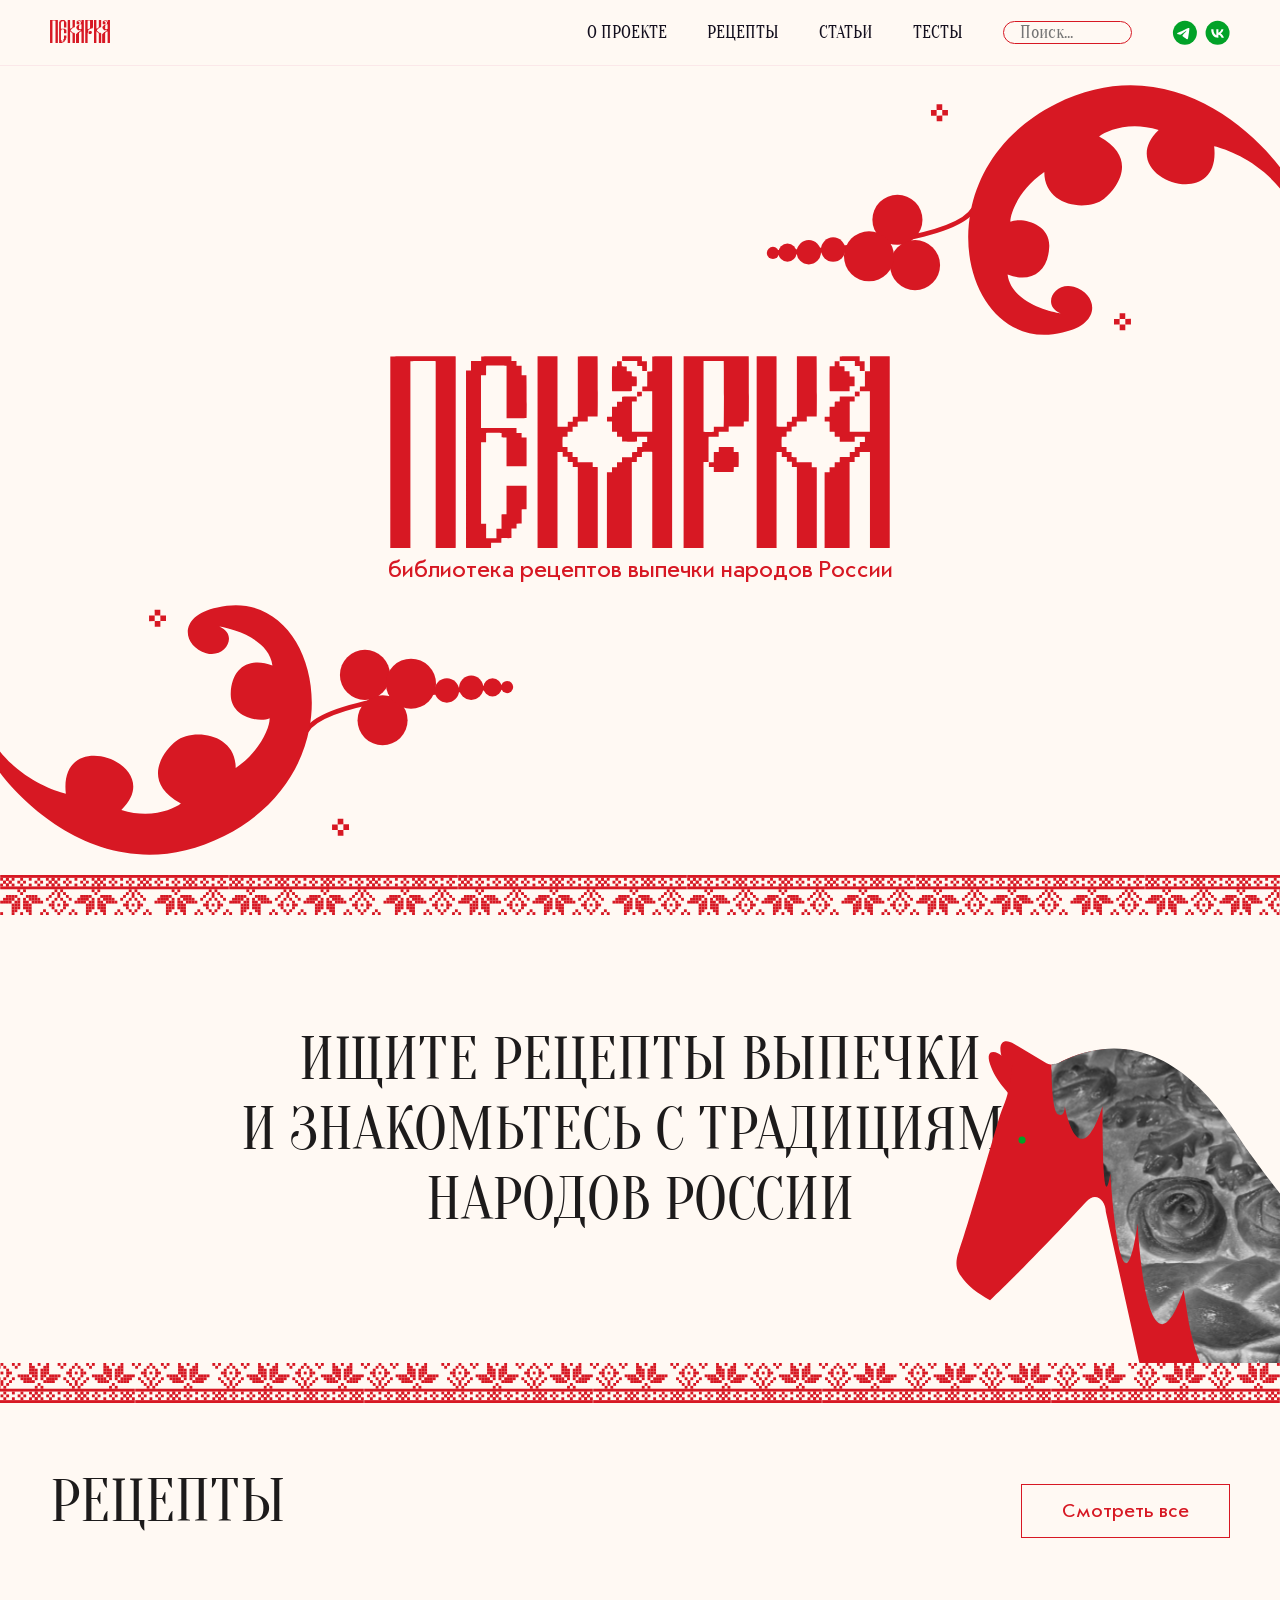
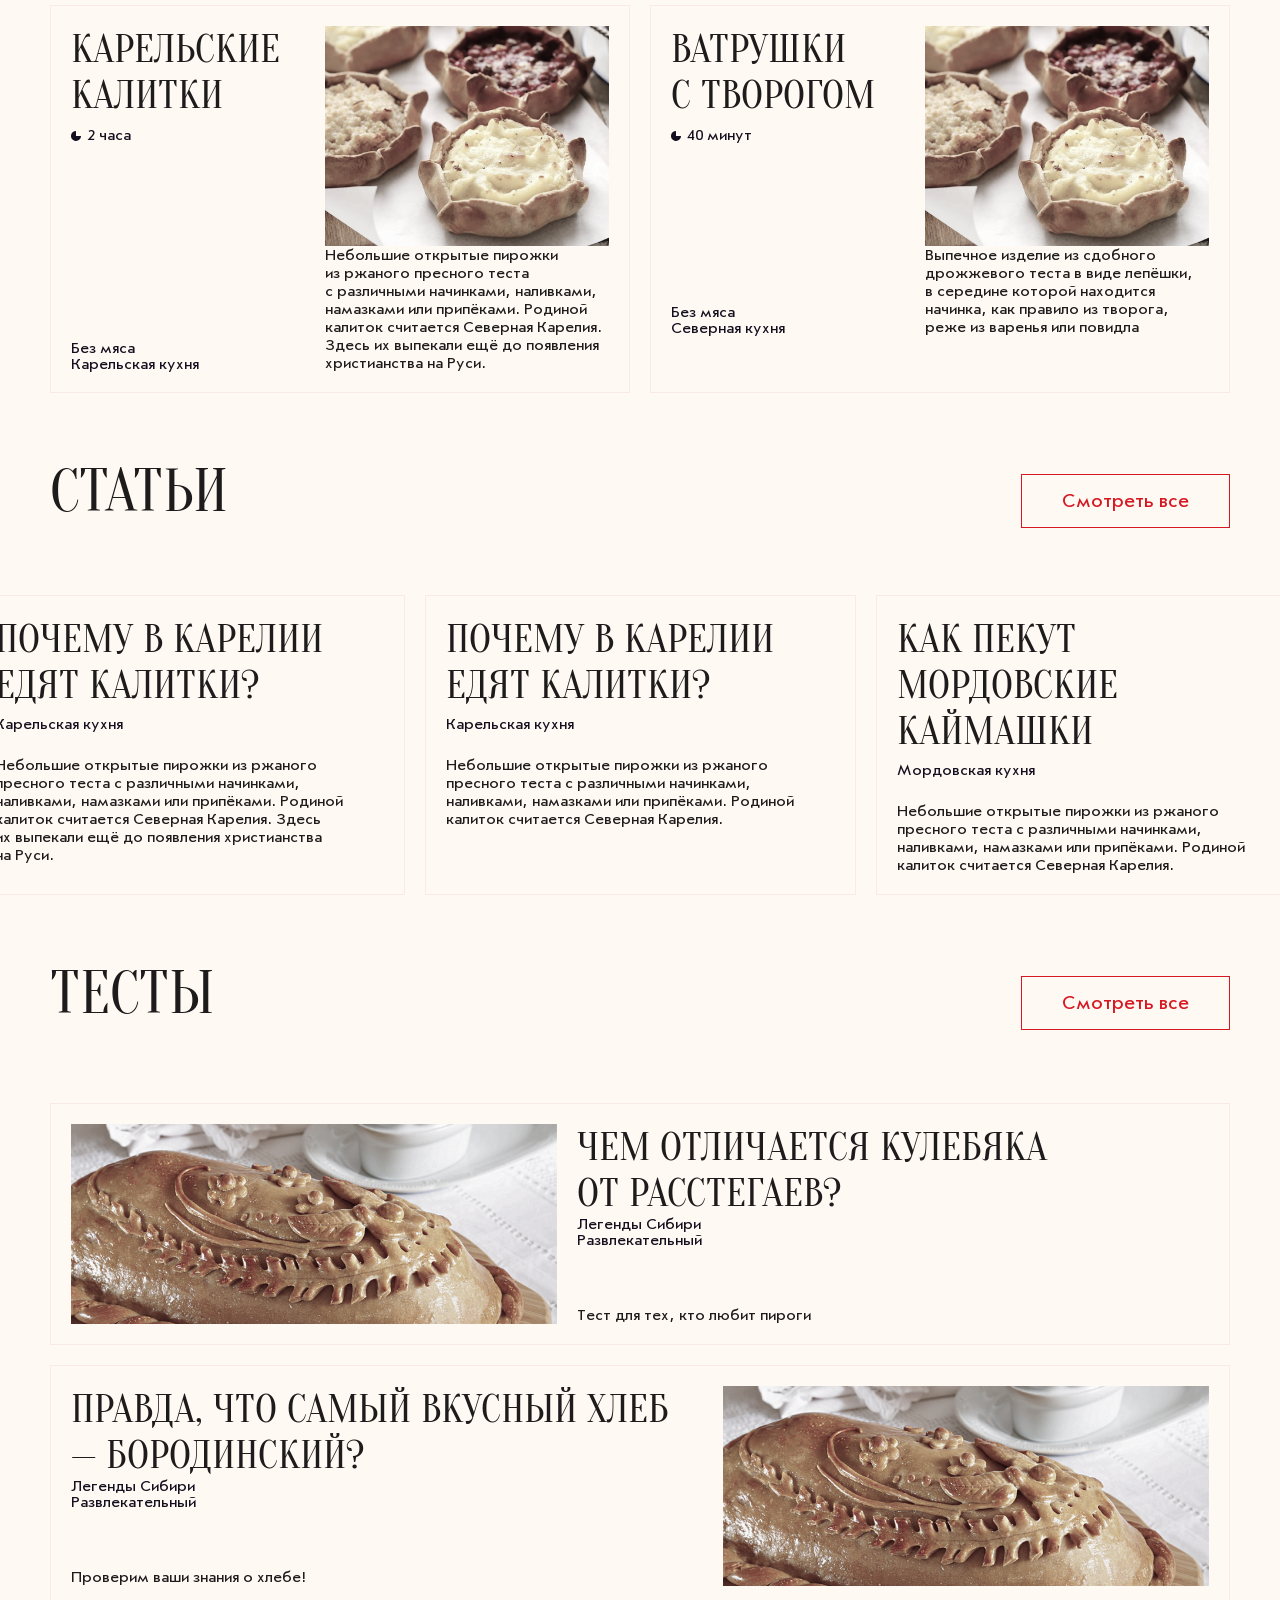
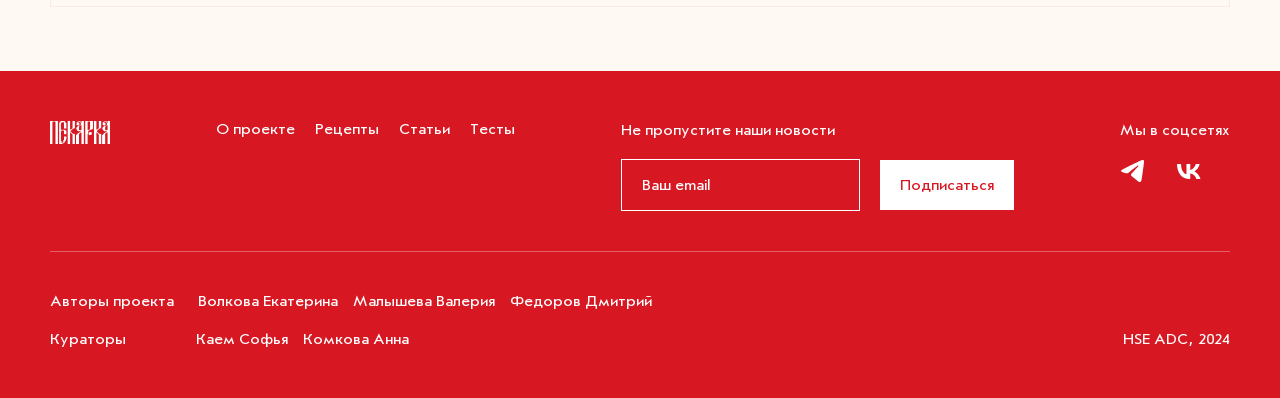
<file: docs/index.html>
<!doctype html><html lang="ru"><head><meta charset="UTF-8"/><meta name="viewport" content="width=device-width,initial-scale=1"/><meta property="og:title" content="Пекарка"/><meta property="og:description" content="Библиотека рецептов выпечки народов России"/><meta property="og:image" content="https://raw.githubusercontent.com/HSEADC/Kuzovok/refs/heads/mifikaji/src/images/meta_img.png"/><meta property="og:type" content="website"/><meta property="og:url" content="https://hseadc.github.io/Kuzovok/"/><meta property="twitter:card" content="summary_large_image"/><meta property="twitter:url" content="https://hseadc.github.io/Kuzovok/"/><meta property="twitter:title" content="Пекарка"/><meta property="twitter:description" content="Библиотека рецептов выпечки народов России"/><meta property="twitter:image" content="https://raw.githubusercontent.com/HSEADC/Kuzovok/refs/heads/mifikaji/src/images/meta_img.png"/><title>Пекарка</title><link rel="icon" type="image/x-icon" href="4a6ae3d791d121ffd758.ico"/><script defer="defer" src="index.418462b433e9b6180a39.js"></script><link href="index.456ad24e8e729c92b912.css" rel="stylesheet"></head><body><header><a href="https://hseadc.github.io/Kuzovok/"><div class="logo"></div></a><nav class="header_menu"><a class="menu_text" href="about.html">О проекте</a> <a class="menu_text" href="recipes.html">Рецепты</a> <a class="menu_text" href="articles.html">Статьи</a> <a class="menu_text" href="quizzes.html">Тесты</a><form action="https://hseadc.github.io/Kuzovok/"><input placeholder="Поиск..."/></form><div class="social_icons"><a href="https://t.me/+x4w3aILPXYRlMTEy" target="_blank" class="tg"><svg viewBox="0 0 25 25" xmlns="http://www.w3.org/2000/svg"><circle cx="12.9041" cy="12.8677" r="12"/><path fill-rule="evenodd" clip-rule="evenodd" d="M5.97714 12.7976C9.26085 11.2087 11.4469 10.153 12.5446 9.64079C15.6688 8.18784 16.3255 7.93697 16.7477 7.92651C16.8415 7.92651 17.0479 7.94742 17.1887 8.07285C17.3013 8.17738 17.3294 8.31327 17.3482 8.4178C17.3669 8.52233 17.3857 8.74184 17.3669 8.90909C17.1981 10.8951 16.4663 15.7139 16.091 17.93C15.9315 18.8707 15.6219 19.1843 15.3216 19.2157C14.6649 19.2784 14.1677 18.7348 13.5391 18.2749C12.5446 17.5537 11.991 17.1042 11.0247 16.3934C9.90821 15.5781 10.6306 15.1286 11.2686 14.3969C11.4375 14.2087 14.3178 11.2819 14.3741 11.0206C14.3834 10.9892 14.3834 10.8638 14.3178 10.8011C14.2521 10.7383 14.1583 10.7593 14.0832 10.7802C13.98 10.8011 12.4038 11.9718 9.33591 14.2819C8.88557 14.6268 8.48214 14.7941 8.11624 14.7836C7.71281 14.7732 6.94349 14.5328 6.3618 14.3237C5.65815 14.0728 5.09523 13.9369 5.14214 13.4979C5.17028 13.268 5.45174 13.038 5.97714 12.7976Z" fill="white"/></svg> </a><a href="https://vk.com/club228014997" target="_blank" class="vk"><svg width="25" height="25" viewBox="0 0 25 25" xmlns="http://www.w3.org/2000/svg"><circle cx="12.5669" cy="12.8677" r="12"/><path d="M13.1345 17.809C8.79337 17.809 6.31729 14.6293 6.21411 9.33838H8.38864C8.46006 13.2218 10.0631 14.8667 11.3329 15.2059V9.33838H13.3805V12.6876C14.6345 12.5434 15.9517 11.0172 16.3961 9.33838H18.4437C18.1025 11.4073 16.674 12.9335 15.6581 13.5609C16.674 14.0697 18.301 15.4009 18.92 17.809H16.666C16.1819 16.1979 14.9757 14.9515 13.3805 14.7819V17.809H13.1345Z" fill="white"/></svg></a></div></nav></header><div class="first_screen"><img class="first_screen_logo" src="images/c44f25feaa74f13f5949.svg" alt="Логотип Пекарка"/><p class="first_screen_subtitle">библиотека рецептов выпечки народов России</p><div class="first_screen_tracery"></div><div class="first_screen_tracery"></div></div><div class="second_screen"><div class="second_screen_tracery"></div><div class="second_screen_tracery"></div><div class="second_screen_horse"></div><h1>Ищите рецепты выпечки<br/>и знакомьтесь с традициями<br/>народов России</h1></div><div class="recipes"><div class="category"><h1 class="category_name">Рецепты</h1><a class="view_all" href="recipes.html">Смотреть все</a></div><div class="recipe_cards"><a class="card" href="karelskie-kalitki.html"><div class="recipe_card_top"><div class="card_name_container"><h2 class="card_name">Карельские калитки</h2><span class="timer" title="Время приготовления">2 часа</span></div><img class="card_recipe_image" src="c176aebde899a4cd4fdc.webp" alt="Карельские калитки"/></div><div class="recipe_card_bottom"><div class="keywords"><span class="keyword">Без мяса</span> <span class="keyword">Карельская кухня</span></div><p class="card_description">Небольшие открытые пирожки из ржаного пресного теста с различными начинками, наливками, намазками или припёками. Родиной калиток считается Северная Карелия. Здесь их выпекали ещё до появления христианства на Руси.</p></div></a><a class="card" href="karelskie-kalitki.html"><div class="recipe_card_top"><div class="card_name_container"><h2 class="card_name">Ватрушки с творогом</h2><span class="timer" title="Время приготовления">40 минут</span></div><img class="card_recipe_image" src="c176aebde899a4cd4fdc.webp" alt="Ватрушки с творогом"/></div><div class="recipe_card_bottom"><div class="keywords"><span class="keyword">Без мяса</span> <span class="keyword">Северная кухня</span></div><p class="card_description">Выпечное изделие из сдобного дрожжевого теста в виде лепёшки, в середине которой находится начинка, как правило из творога, реже из варенья или повидла</p></div></a></div></div><div class="articles"><div class="category"><h1>Статьи</h1><a class="view_all" href="articles.html">Смотреть все</a></div><div class="article_cards"><a class="card" href="https://hseadc.github.io/Kuzovok/articles/pochemu-v-karelii-yedyat-kalitki.html"><div class="card_article_heading"><h2 class="card_name">Почему в Карелии едят калитки?</h2><div class="keywords"><span class="keyword">Карельская кухня</span></div></div><p class="card_description">Небольшие открытые пирожки из ржаного пресного теста с различными начинками, наливками, намазками или припёками. Родиной калиток считается Северная Карелия. Здесь их выпекали ещё до появления христианства на Руси.</p></a><a class="card" href="https://hseadc.github.io/Kuzovok/articles/pochemu-v-karelii-yedyat-kalitki.html"><div class="card_article_heading"><h2 class="card_name">Почему в Карелии едят калитки?</h2><div class="keywords"><span class="keyword">Карельская кухня</span></div></div><p class="card_description">Небольшие открытые пирожки из ржаного пресного теста с различными начинками, наливками, намазками или припёками. Родиной калиток считается Северная Карелия.</p></a><div class="card"><div class="card_article_heading"><h2 class="card_name">Как пекут мордовские каймашки</h2><div class="keywords"><span class="keyword">Мордовская кухня</span></div></div><p class="card_description">Небольшие открытые пирожки из ржаного пресного теста с различными начинками, наливками, намазками или припёками. Родиной калиток считается Северная Карелия.</p></div></div></div><div class="tests"><div class="category"><h1 class="category_name">Тесты</h1><a class="view_all" href="quizzes.html">Смотреть все</a></div><div class="test_cards"><a class="card" href="https://hseadc.github.io/Kuzovok/quizzes/what-do-you-know-about-pies.html"><img class="card_test_image" src="80b8ae6e5e5dbbe0e3db.webp" alt="Пирожки"/><div class="test_text"><div class="test_heading"><h2 class="card_name">Чем отличается кулебяка от расстегаев?</h2><div class="keywords"><span class="keyword">Легенды Сибири</span> <span class="keyword">Развлекательный</span></div></div><p class="card_description">Тест для тех, кто любит пироги</p></div></a><a class="card" href="https://hseadc.github.io/Kuzovok/quizzes/what-do-you-know-about-pies.html"><img class="card_test_image" src="80b8ae6e5e5dbbe0e3db.webp" alt="Пирожки"/><div class="test_text"><div class="test_heading"><h2 class="card_name">Правда, что самый вкусный хлеб — бородинский?</h2><div class="keywords"><span class="keyword">Легенды Сибири</span> <span class="keyword">Развлекательный</span></div></div><p class="card_description">Проверим ваши знания о хлебе!</p></div></a></div></div><footer><div class="footer_top"><div class="logo"></div><div class="footer_menu"><a class="footer_menu_item" href="https://hseadc.github.io/Kuzovok/about.html">О проекте</a> <a class="footer_menu_item" href="https://hseadc.github.io/Kuzovok/recipes.html">Рецепты</a> <a class="footer_menu_item" href="https://hseadc.github.io/Kuzovok/articles.html">Статьи</a> <a class="footer_menu_item" href="https://hseadc.github.io/Kuzovok/quizzes.html">Тесты</a></div><form class="email_form"><p>Не пропустите наши новости</p><input type="email" placeholder="Ваш email" class="email_input"/> <button class="email_submit">Подписаться</button></form><div class="footer_social_contaner"><p>Мы в соцсетях</p><div class="footer_social_icons"><a href="https://t.me/+x4w3aILPXYRlMTEy" target="_blank" class="tg"><svg width="25" height="24" viewBox="0 0 25 24" xmlns="http://www.w3.org/2000/svg"><path fill-rule="evenodd" clip-rule="evenodd" d="M2.57478 10.4884C8.74753 7.39348 12.8568 5.33698 14.9203 4.33927C20.7932 1.50904 22.0278 1.02036 22.8214 1C22.9978 1 23.3858 1.04072 23.6503 1.28506C23.8619 1.48867 23.9148 1.75337 23.9501 1.95699C23.9854 2.1606 24.0207 2.58819 23.9854 2.91397C23.6679 6.78264 22.2923 16.1693 21.5868 20.4859C21.287 22.3184 20.705 22.9292 20.1407 22.9903C18.9061 23.1125 17.9714 22.0537 16.7897 21.1578C14.9203 19.7529 13.8797 18.8773 12.0632 17.4927C9.96444 15.9046 11.3224 15.029 12.5217 13.6037C12.8392 13.2372 18.2536 7.53601 18.3594 7.02698C18.377 6.9659 18.377 6.72156 18.2536 6.59939C18.1301 6.47722 17.9537 6.51794 17.8126 6.55867C17.6186 6.59939 14.6557 8.87987 8.88862 13.3797C8.04207 14.0517 7.2837 14.3774 6.59588 14.3571C5.83752 14.3367 4.39133 13.8684 3.29787 13.4612C1.97514 12.9725 0.916957 12.7078 1.00514 11.8526C1.05805 11.4047 1.58714 10.9567 2.57478 10.4884Z"/></svg> </a><a href="https://vk.com/club228014997" target="_blank" class="vk"><svg width="25" height="24" viewBox="0 0 25 24" xmlns="http://www.w3.org/2000/svg"><path d="M12.7995 19.9545C4.77043 19.9545 0.19083 14.341 0 5H4.02187C4.15397 11.856 7.11893 14.7601 9.46744 15.3589V5H13.2546V10.9129C15.5737 10.6584 18.01 7.96396 18.8321 5H22.6192C21.988 8.65257 19.3459 11.3471 17.4671 12.4548C19.3459 13.353 22.3551 15.7032 23.5 19.9545H19.3312C18.4358 17.1103 16.2049 14.9098 13.2546 14.6104V19.9545H12.7995Z"/></svg></a></div></div></div><div class="footer_bottom"><div class="footer_authors"><div class="authors_block"><p class="label">Авторы проекта</p><div class="names"><p>Волкова Екатерина</p><p>Малышева Валерия</p><p>Федоров Дмитрий</p></div></div><div class="authors_block"><p class="label">Кураторы</p><div class="names"><p>Каем Софья</p><p>Комкова Анна</p></div></div></div><p>HSE ADC, 2024</p></div></footer></body></html>
</file>
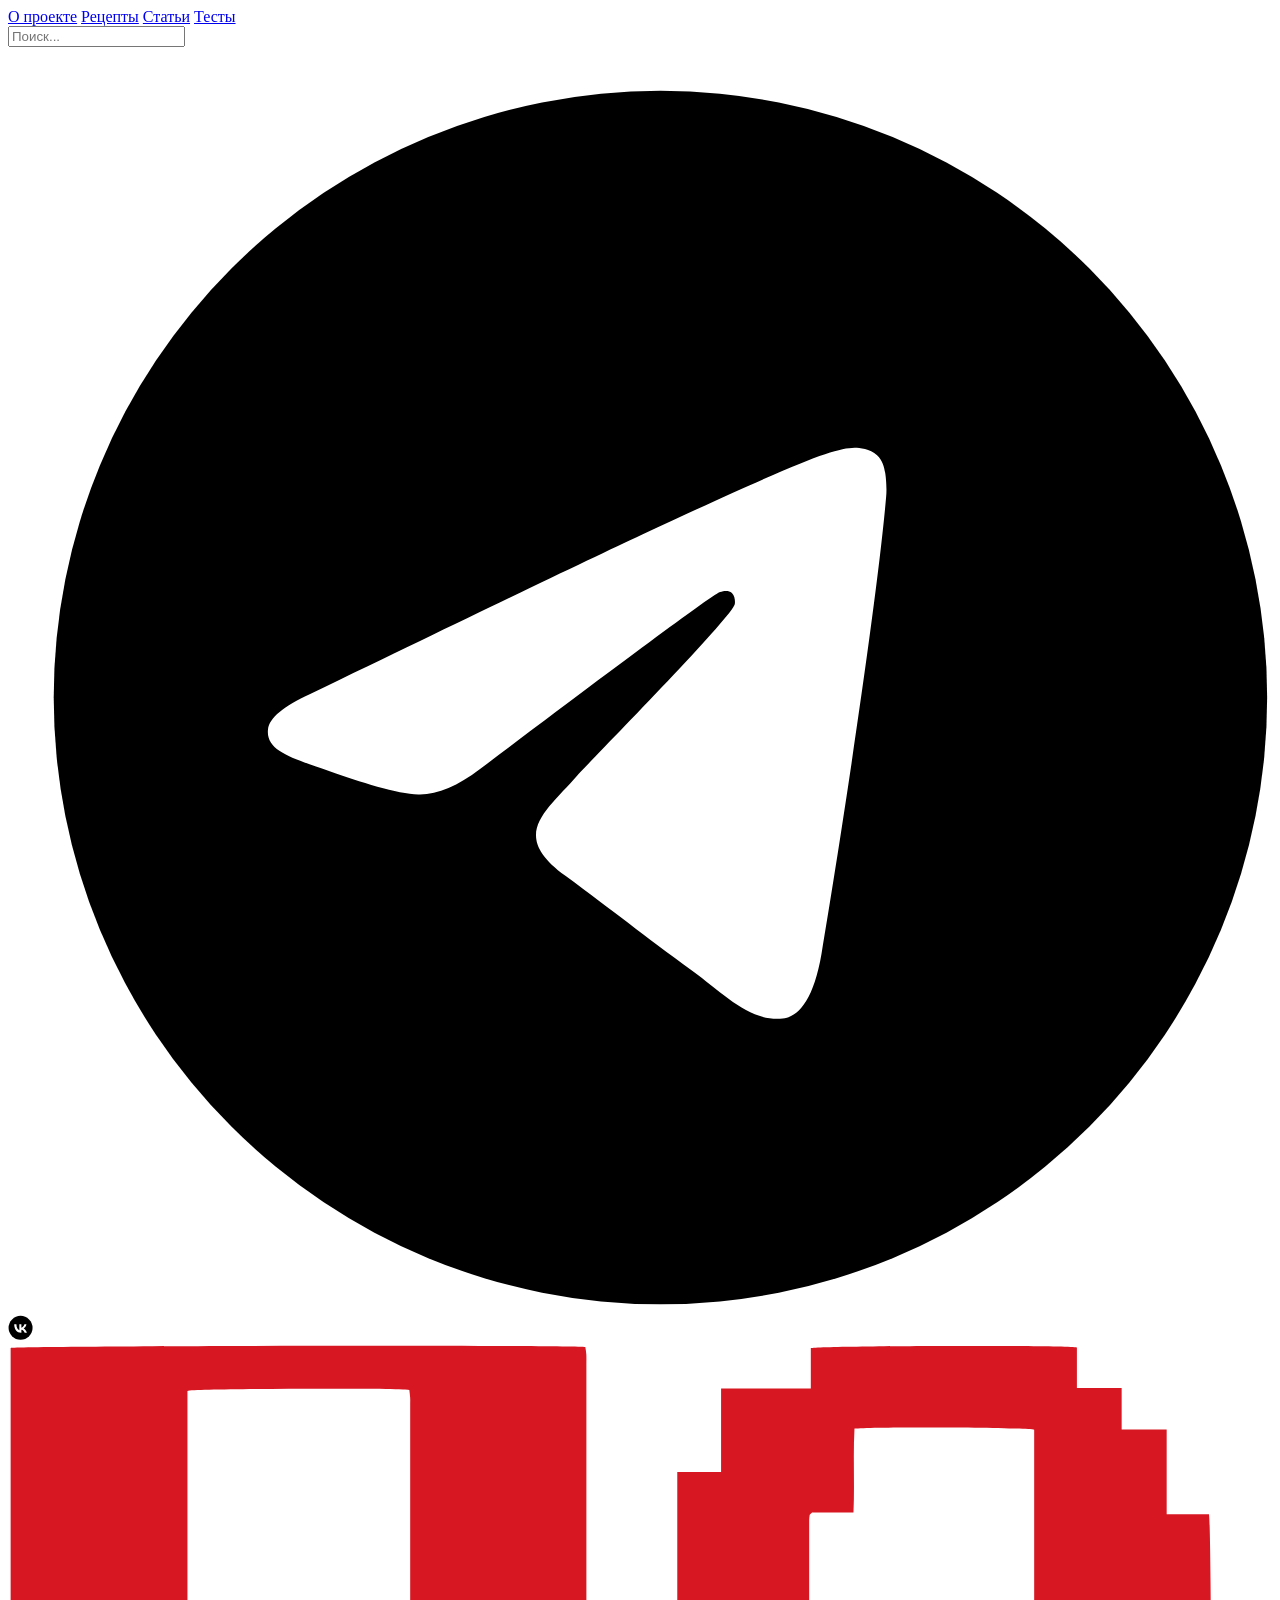
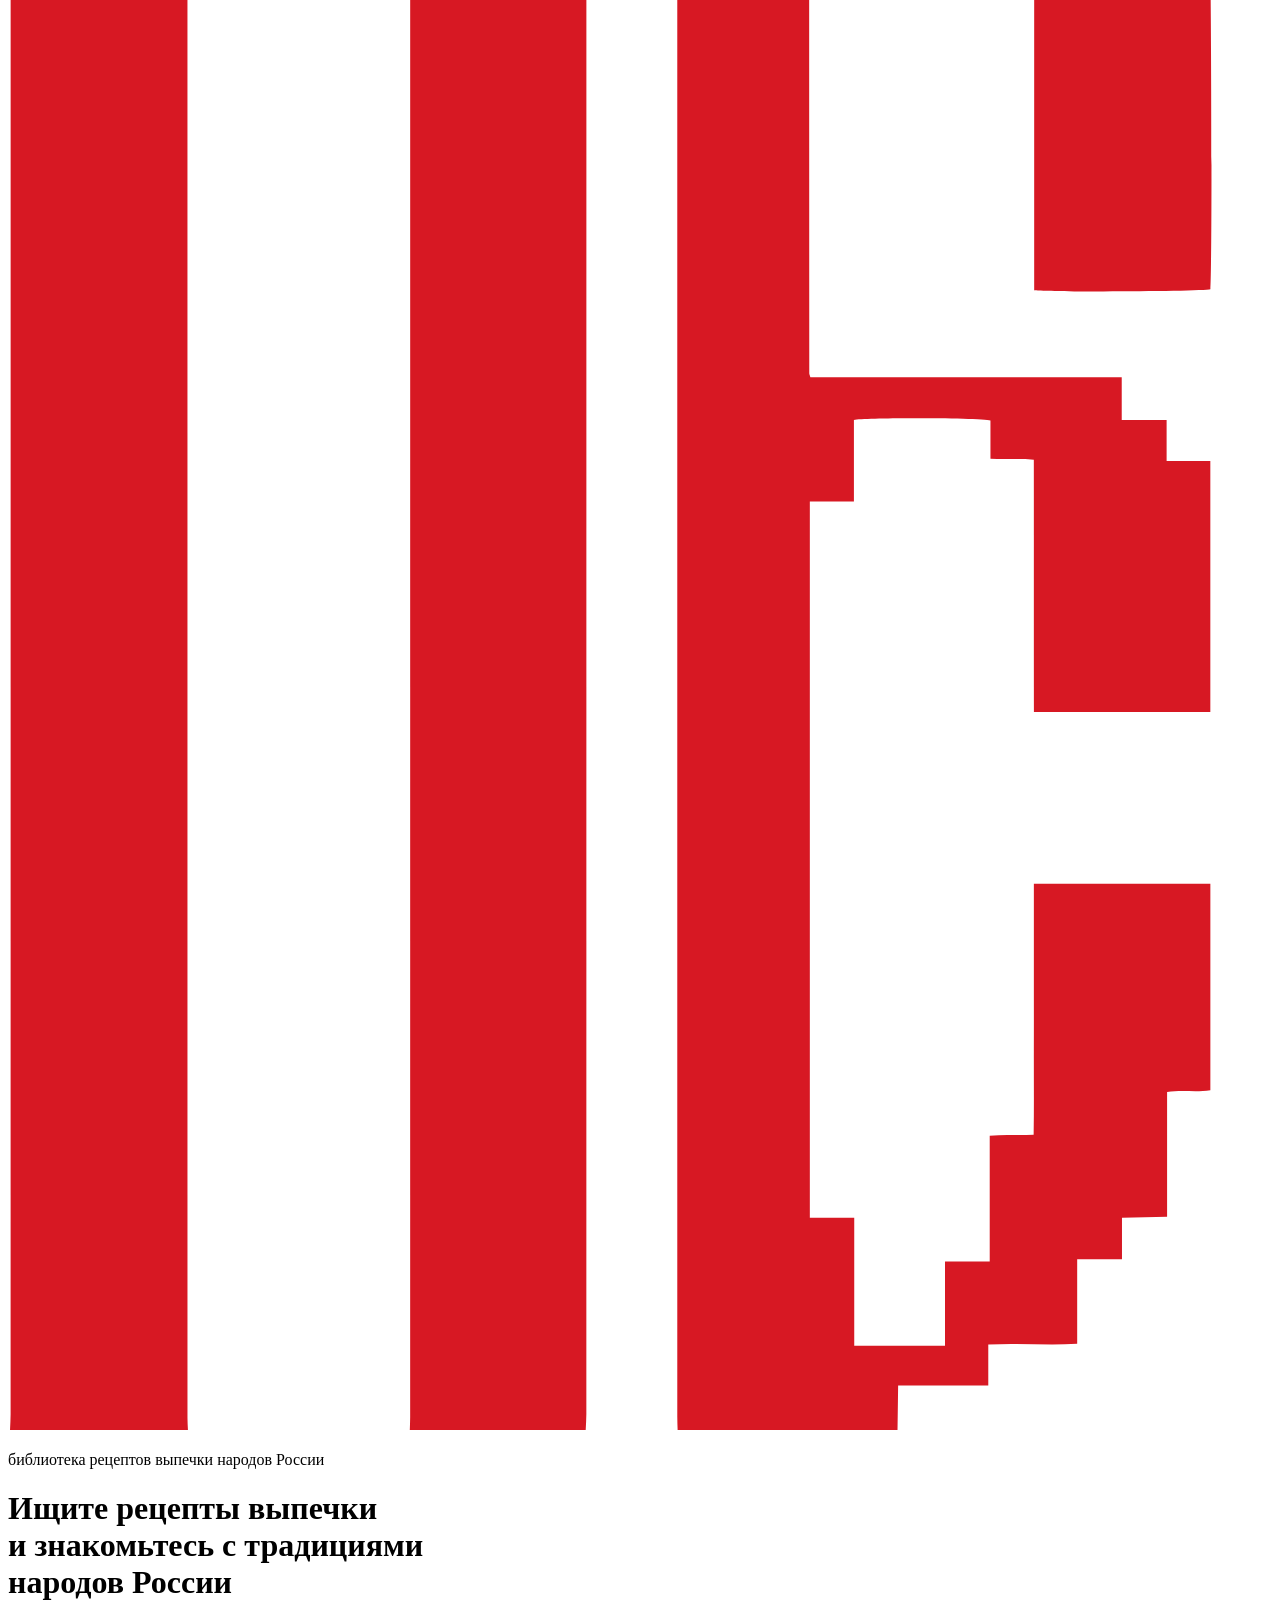
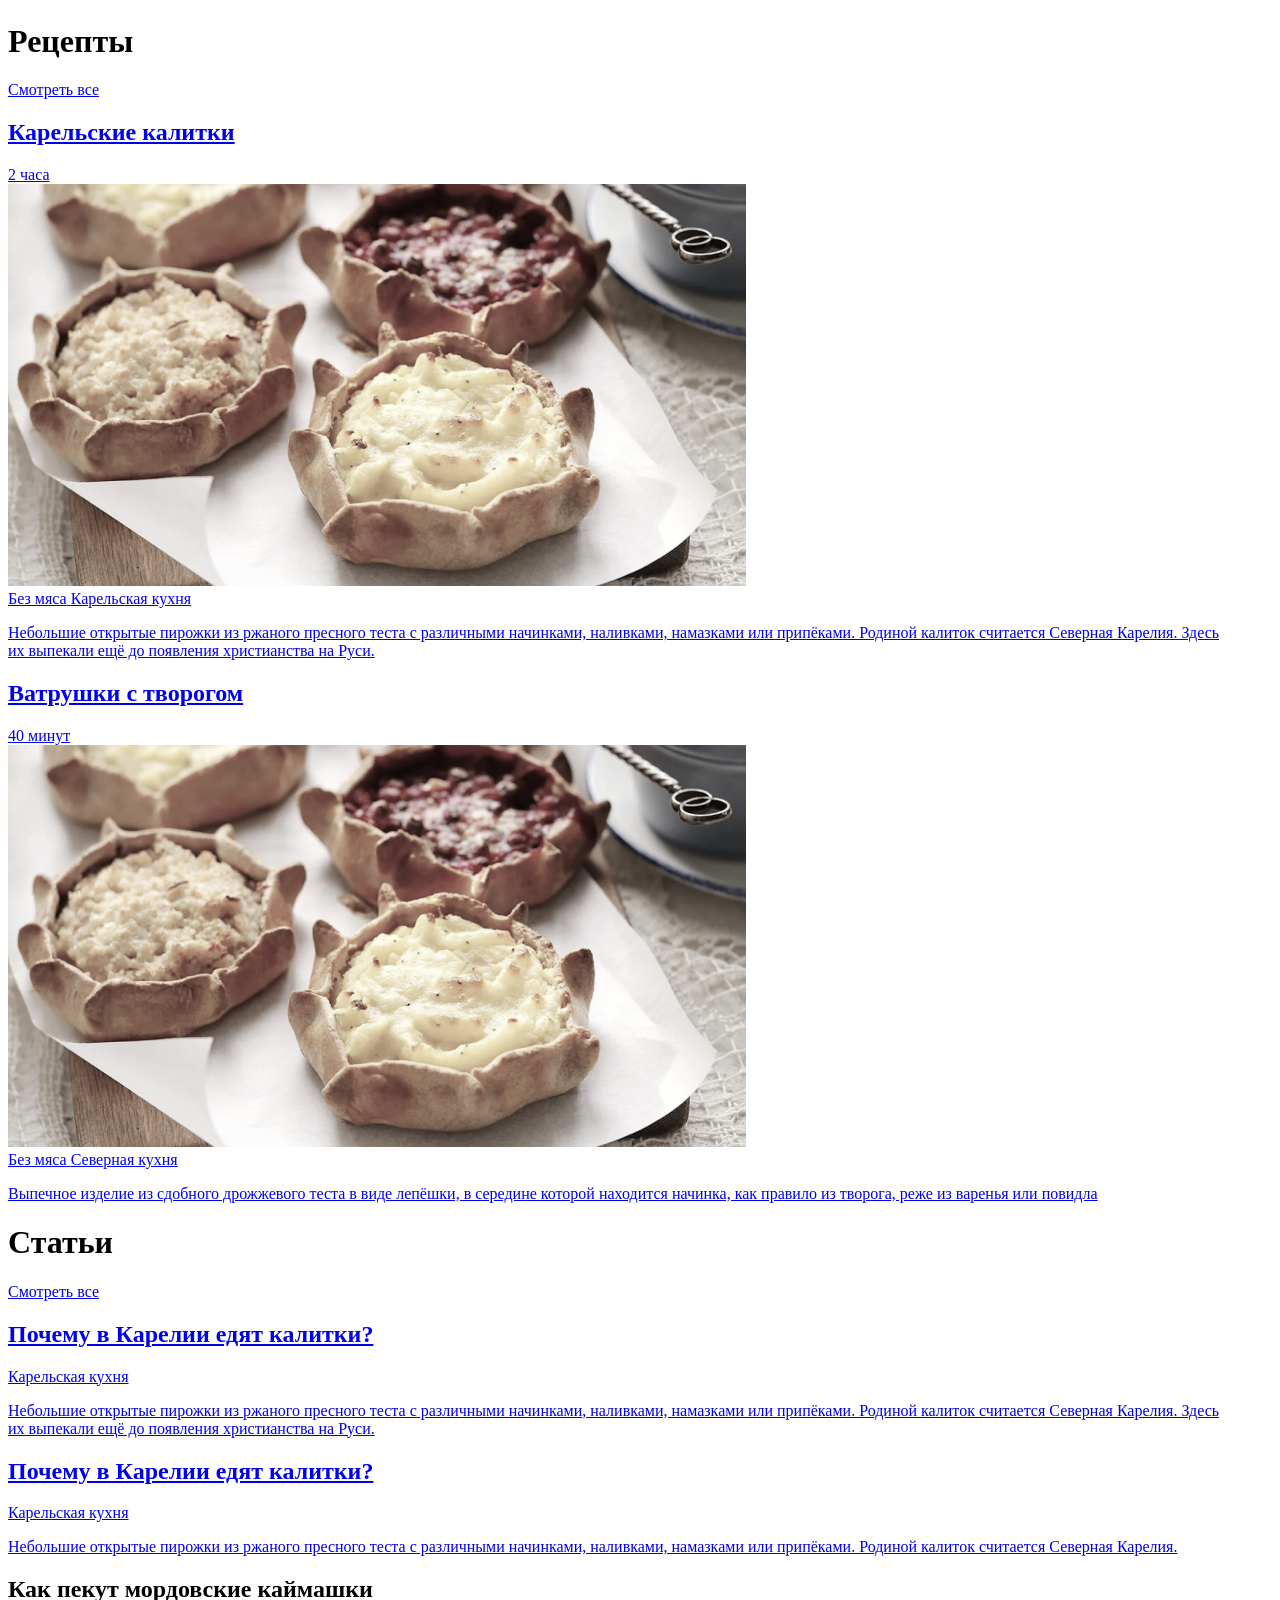
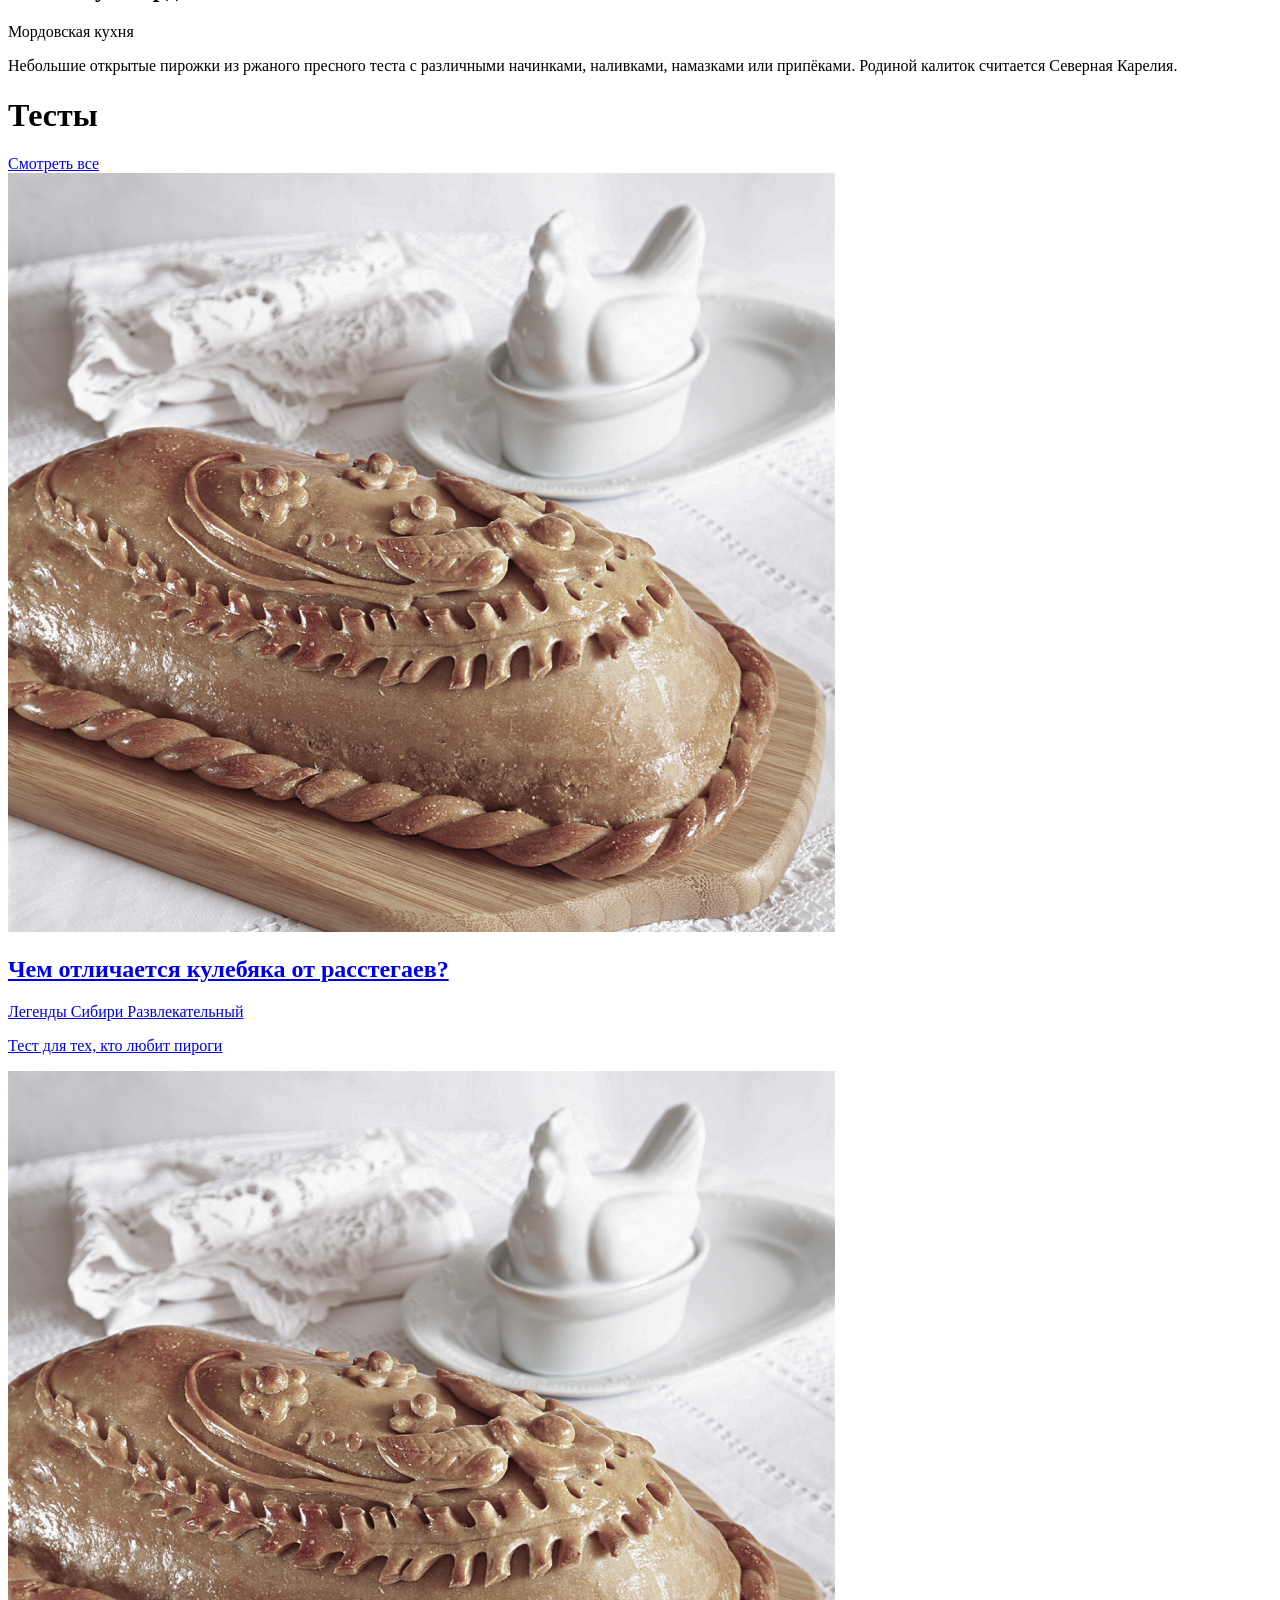
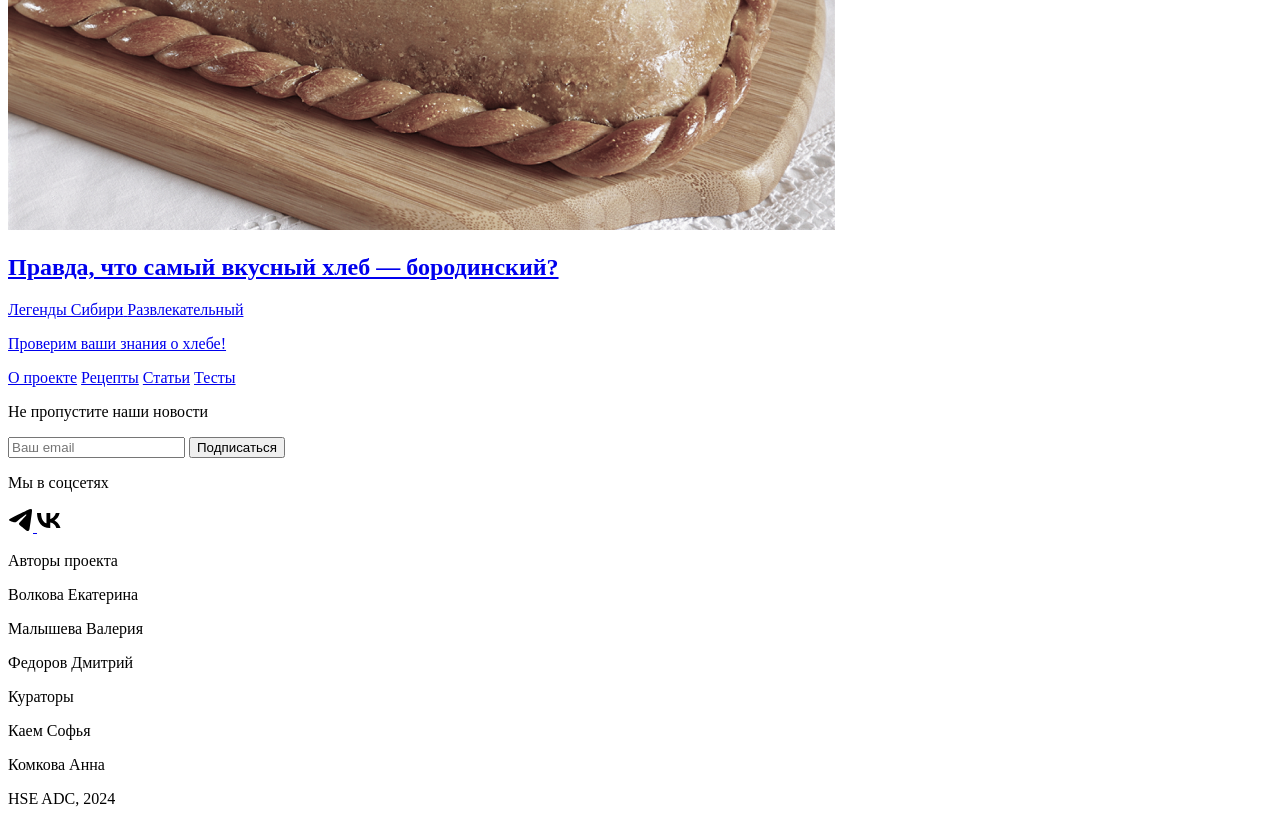
<file: src/index.html>
<!DOCTYPE html>
<html lang="ru">
  <head>
    <meta charset="UTF-8" />
    <meta name="viewport" content="width=device-width, initial-scale=1.0" />
    <meta property="og:title" content="Пекарка" />
    <meta
      property="og:description"
      content="Библиотека рецептов выпечки народов России"
    />
    <meta
      property="og:image"
      content="https://raw.githubusercontent.com/HSEADC/Kuzovok/refs/heads/mifikaji/src/images/meta_img.png"
    />
    <meta property="og:type" content="website" />
    <meta property="og:url" content="https://hseadc.github.io/Kuzovok/" />

    <meta property="twitter:card" content="summary_large_image" />
    <meta property="twitter:url" content="https://hseadc.github.io/Kuzovok/" />
    <meta property="twitter:title" content="Пекарка" />
    <meta
      property="twitter:description"
      content="Библиотека рецептов выпечки народов России"
    />
    <meta
      property="twitter:image"
      content="https://raw.githubusercontent.com/HSEADC/Kuzovok/refs/heads/mifikaji/src/images/meta_img.png"
    />

    <title>Пекарка</title>
    <link rel="icon" type="image/x-icon" href="images/favicons/favicon.ico" />
  </head>

  <body>
    <header>
      <a href="https://hseadc.github.io/Kuzovok/"><div class="logo"></div></a>
      <nav class="header_menu">
        <a class="menu_text" href="about.html">О проекте</a>
        <a class="menu_text" href="recipes.html">Рецепты</a>
        <a class="menu_text" href="articles.html">Статьи</a>
        <a class="menu_text" href="quizzes.html">Тесты</a>
        <form action="https://hseadc.github.io/Kuzovok/">
          <input type="text" placeholder="Поиск..." />
        </form>
        <div class="social_icons">
          <a href="https://t.me/+x4w3aILPXYRlMTEy" target="_blank" class="tg">
            <svg viewBox="0 0 25 25" xmlns="http://www.w3.org/2000/svg">
              <circle cx="12.9041" cy="12.8677" r="12" />
              <path
                fill-rule="evenodd"
                clip-rule="evenodd"
                d="M5.97714 12.7976C9.26085 11.2087 11.4469 10.153 12.5446 9.64079C15.6688 8.18784 16.3255 7.93697 16.7477 7.92651C16.8415 7.92651 17.0479 7.94742 17.1887 8.07285C17.3013 8.17738 17.3294 8.31327 17.3482 8.4178C17.3669 8.52233 17.3857 8.74184 17.3669 8.90909C17.1981 10.8951 16.4663 15.7139 16.091 17.93C15.9315 18.8707 15.6219 19.1843 15.3216 19.2157C14.6649 19.2784 14.1677 18.7348 13.5391 18.2749C12.5446 17.5537 11.991 17.1042 11.0247 16.3934C9.90821 15.5781 10.6306 15.1286 11.2686 14.3969C11.4375 14.2087 14.3178 11.2819 14.3741 11.0206C14.3834 10.9892 14.3834 10.8638 14.3178 10.8011C14.2521 10.7383 14.1583 10.7593 14.0832 10.7802C13.98 10.8011 12.4038 11.9718 9.33591 14.2819C8.88557 14.6268 8.48214 14.7941 8.11624 14.7836C7.71281 14.7732 6.94349 14.5328 6.3618 14.3237C5.65815 14.0728 5.09523 13.9369 5.14214 13.4979C5.17028 13.268 5.45174 13.038 5.97714 12.7976Z"
                fill="white"
              />
            </svg>
          </a>
          <a href="https://vk.com/club228014997" target="_blank" class="vk">
            <svg
              width="25"
              height="25"
              viewBox="0 0 25 25"
              xmlns="http://www.w3.org/2000/svg"
            >
              <circle cx="12.5669" cy="12.8677" r="12" />
              <path
                d="M13.1345 17.809C8.79337 17.809 6.31729 14.6293 6.21411 9.33838H8.38864C8.46006 13.2218 10.0631 14.8667 11.3329 15.2059V9.33838H13.3805V12.6876C14.6345 12.5434 15.9517 11.0172 16.3961 9.33838H18.4437C18.1025 11.4073 16.674 12.9335 15.6581 13.5609C16.674 14.0697 18.301 15.4009 18.92 17.809H16.666C16.1819 16.1979 14.9757 14.9515 13.3805 14.7819V17.809H13.1345Z"
                fill="white"
              />
            </svg>
          </a>
        </div>
      </nav>
    </header>
    <div class="first_screen">
      <img
        class="first_screen_logo"
        src="images/logo.svg"
        alt="Логотип Пекарка"
      />
      <p class="first_screen_subtitle">
        библиотека рецептов выпечки народов России
      </p>
      <div class="first_screen_tracery"></div>
      <div class="first_screen_tracery"></div>
    </div>
    <div class="second_screen">
      <div class="second_screen_tracery"></div>
      <div class="second_screen_tracery"></div>
      <div class="second_screen_horse"></div>
      <h1>
        Ищите рецепты выпечки<br />и знакомьтесь с традициями<br />народов
        России
      </h1>
    </div>
    <div class="recipes">
      <div class="category">
        <h1 class="category_name">Рецепты</h1>
        <a class="view_all" href="recipes.html">Смотреть все</a>
      </div>
      <div class="recipe_cards">
        <a class="card" href="karelskie-kalitki.html">
          <div class="recipe_card_top">
            <div class="card_name_container">
              <h2 class="card_name">Карельские калитки</h2>
              <span class="timer" title="Время приготовления">2 часа</span>
            </div>
            <img
              class="card_recipe_image"
              src="images/karelskiye-kalitki.webp"
              alt="Карельские калитки"
            />
          </div>
          <div class="recipe_card_bottom">
            <div class="keywords">
              <span class="keyword">Без мяса</span>
              <span class="keyword">Карельская кухня</span>
            </div>
            <p class="card_description">
              Небольшие открытые пирожки из ржаного пресного теста с различными
              начинками, наливками, намазками или припёками. Родиной калиток
              считается Северная Карелия. Здесь их выпекали ещё до появления
              христианства на Руси.
            </p>
          </div>
        </a>
        <a class="card" href="karelskie-kalitki.html">
          <div class="recipe_card_top">
            <div class="card_name_container">
              <h2 class="card_name">Ватрушки с творогом</h2>
              <span class="timer" title="Время приготовления">40 минут</span>
            </div>
            <img
              class="card_recipe_image"
              src="images/karelskiye-kalitki.webp"
              alt="Ватрушки с творогом"
            />
          </div>
          <div class="recipe_card_bottom">
            <div class="keywords">
              <span class="keyword">Без мяса</span>
              <span class="keyword">Северная кухня</span>
            </div>
            <p class="card_description">
              Выпечное изделие из сдобного дрожжевого теста в виде лепёшки,
              в середине которой находится начинка, как правило из творога, реже
              из варенья или повидла
            </p>
          </div>
        </a>
      </div>
    </div>
    <div class="articles">
      <div class="category">
        <h1>Статьи</h1>
        <a class="view_all" href="articles.html">Смотреть все</a>
      </div>
      <div class="article_cards">
        <a
          class="card"
          href="https://hseadc.github.io/Kuzovok/articles/pochemu-v-karelii-yedyat-kalitki.html"
        >
          <div class="card_article_heading">
            <h2 class="card_name">Почему в Карелии едят калитки?</h2>
            <div class="keywords">
              <span class="keyword">Карельская кухня</span>
            </div>
          </div>
          <p class="card_description">
            Небольшие открытые пирожки из ржаного пресного теста с различными
            начинками, наливками, намазками или припёками. Родиной калиток
            считается Северная Карелия. Здесь их выпекали ещё до появления
            христианства на Руси.
          </p>
        </a>
        <a
          class="card"
          href="https://hseadc.github.io/Kuzovok/articles/pochemu-v-karelii-yedyat-kalitki.html"
        >
          <div class="card_article_heading">
            <h2 class="card_name">Почему в Карелии едят калитки?</h2>
            <div class="keywords">
              <span class="keyword">Карельская кухня</span>
            </div>
          </div>
          <p class="card_description">
            Небольшие открытые пирожки из ржаного пресного теста с различными
            начинками, наливками, намазками или припёками. Родиной калиток
            считается Северная Карелия.
          </p>
        </a>
        <div class="card">
          <div class="card_article_heading">
            <h2 class="card_name">Как пекут мордовские каймашки</h2>
            <div class="keywords">
              <span class="keyword">Мордовская кухня</span>
            </div>
          </div>
          <p class="card_description">
            Небольшие открытые пирожки из ржаного пресного теста с различными
            начинками, наливками, намазками или припёками. Родиной калиток
            считается Северная Карелия.
          </p>
        </div>
      </div>
    </div>
    <div class="tests">
      <div class="category">
        <h1 class="category_name">Тесты</h1>
        <a class="view_all" href="quizzes.html">Смотреть все</a>
      </div>
      <div class="test_cards">
        <a
          class="card"
          href="https://hseadc.github.io/Kuzovok/quizzes/what-do-you-know-about-pies.html"
        >
          <img
            class="card_test_image"
            src="images/pies-test.webp"
            alt="Пирожки"
          />
          <div class="test_text">
            <div class="test_heading">
              <h2 class="card_name">Чем отличается кулебяка от расстегаев?</h2>
              <div class="keywords">
                <span class="keyword">Легенды Сибири</span>
                <span class="keyword">Развлекательный</span>
              </div>
            </div>
            <p class="card_description">Тест для тех, кто любит пироги</p>
          </div>
        </a>
        <a
          class="card"
          href="https://hseadc.github.io/Kuzovok/quizzes/what-do-you-know-about-pies.html"
        >
          <img
            class="card_test_image"
            src="images/pies-test.webp"
            alt="Пирожки"
          />
          <div class="test_text">
            <div class="test_heading">
              <h2 class="card_name">
                Правда, что самый вкусный хлеб — бородинский?
              </h2>
              <div class="keywords">
                <span class="keyword">Легенды Сибири</span>
                <span class="keyword">Развлекательный</span>
              </div>
            </div>
            <p class="card_description">Проверим ваши знания о хлебе!</p>
          </div>
        </a>
      </div>
    </div>

    <footer>
      <div class="footer_top">
        <div class="logo"></div>
        <div class="footer_menu">
          <a
            class="footer_menu_item"
            href="https://hseadc.github.io/Kuzovok/about.html"
            >О проекте</a
          >
          <a
            class="footer_menu_item"
            href="https://hseadc.github.io/Kuzovok/recipes.html"
            >Рецепты</a
          >
          <a
            class="footer_menu_item"
            href="https://hseadc.github.io/Kuzovok/articles.html"
            >Статьи</a
          >
          <a
            class="footer_menu_item"
            href="https://hseadc.github.io/Kuzovok/quizzes.html"
            >Тесты</a
          >
        </div>
        <form class="email_form">
          <p>Не пропустите наши новости</p>
          <input type="email" placeholder="Ваш email" class="email_input" />
          <button class="email_submit">Подписаться</button>
        </form>
        <div class="footer_social_contaner">
          <p>Мы в соцсетях</p>
          <div class="footer_social_icons">
            <a href="https://t.me/+x4w3aILPXYRlMTEy" target="_blank" class="tg">
              <svg
                width="25"
                height="24"
                viewBox="0 0 25 24"
                xmlns="http://www.w3.org/2000/svg"
              >
                <path
                  fill-rule="evenodd"
                  clip-rule="evenodd"
                  d="M2.57478 10.4884C8.74753 7.39348 12.8568 5.33698 14.9203 4.33927C20.7932 1.50904 22.0278 1.02036 22.8214 1C22.9978 1 23.3858 1.04072 23.6503 1.28506C23.8619 1.48867 23.9148 1.75337 23.9501 1.95699C23.9854 2.1606 24.0207 2.58819 23.9854 2.91397C23.6679 6.78264 22.2923 16.1693 21.5868 20.4859C21.287 22.3184 20.705 22.9292 20.1407 22.9903C18.9061 23.1125 17.9714 22.0537 16.7897 21.1578C14.9203 19.7529 13.8797 18.8773 12.0632 17.4927C9.96444 15.9046 11.3224 15.029 12.5217 13.6037C12.8392 13.2372 18.2536 7.53601 18.3594 7.02698C18.377 6.9659 18.377 6.72156 18.2536 6.59939C18.1301 6.47722 17.9537 6.51794 17.8126 6.55867C17.6186 6.59939 14.6557 8.87987 8.88862 13.3797C8.04207 14.0517 7.2837 14.3774 6.59588 14.3571C5.83752 14.3367 4.39133 13.8684 3.29787 13.4612C1.97514 12.9725 0.916957 12.7078 1.00514 11.8526C1.05805 11.4047 1.58714 10.9567 2.57478 10.4884Z"
                />
              </svg>
            </a>
            <a href="https://vk.com/club228014997" target="_blank" class="vk">
              <svg
                width="25"
                height="24"
                viewBox="0 0 25 24"
                xmlns="http://www.w3.org/2000/svg"
              >
                <path
                  d="M12.7995 19.9545C4.77043 19.9545 0.19083 14.341 0 5H4.02187C4.15397 11.856 7.11893 14.7601 9.46744 15.3589V5H13.2546V10.9129C15.5737 10.6584 18.01 7.96396 18.8321 5H22.6192C21.988 8.65257 19.3459 11.3471 17.4671 12.4548C19.3459 13.353 22.3551 15.7032 23.5 19.9545H19.3312C18.4358 17.1103 16.2049 14.9098 13.2546 14.6104V19.9545H12.7995Z"
                />
              </svg>
            </a>
          </div>
        </div>
      </div>
      <div class="footer_bottom">
        <div class="footer_authors">
          <div class="authors_block">
            <p class="label">Авторы проекта</p>
            <div class="names">
              <p>Волкова Екатерина</p>
              <p>Малышева Валерия</p>
              <p>Федоров Дмитрий</p>
            </div>
          </div>
          <div class="authors_block">
            <p class="label">Кураторы</p>
            <div class="names">
              <p>Каем Софья</p>
              <p>Комкова Анна</p>
            </div>
          </div>
        </div>

        <p>HSE ADC, 2024</p>
      </div>
    </footer>
  </body>
</html>
</file>
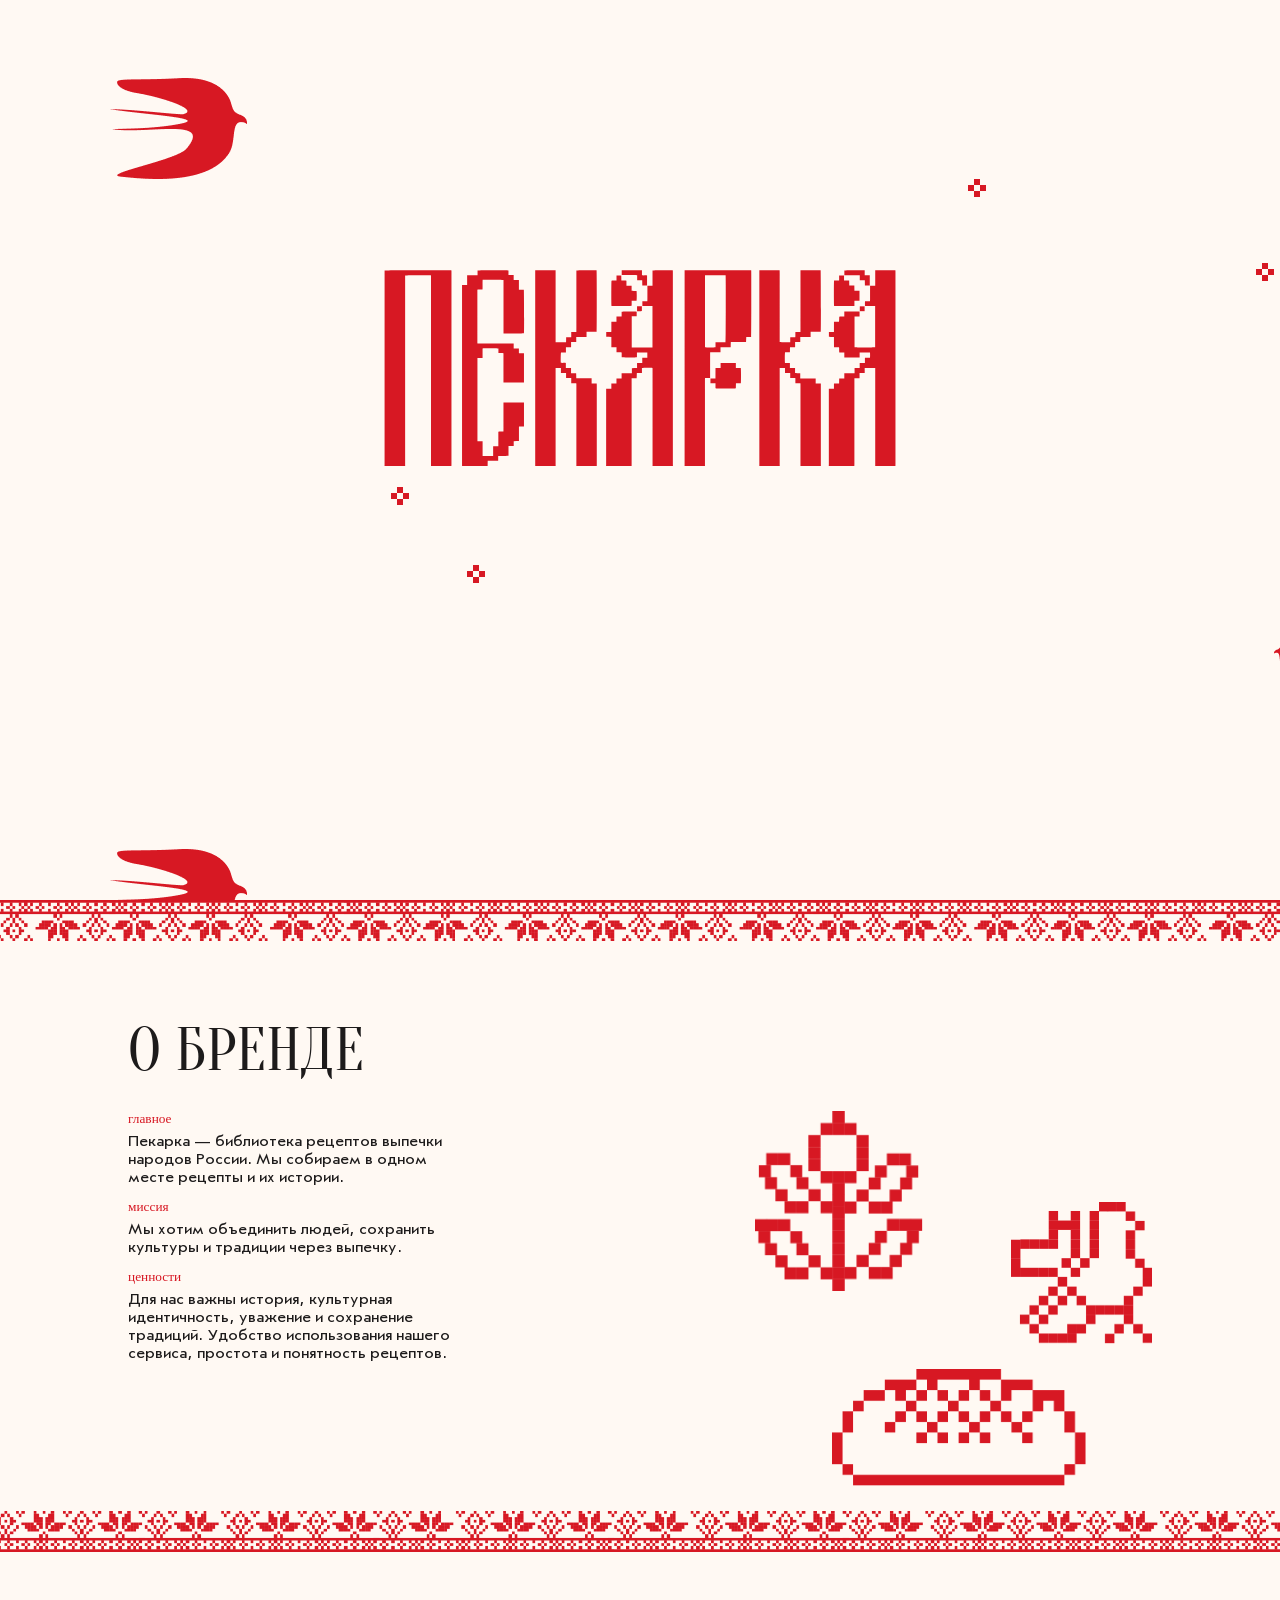
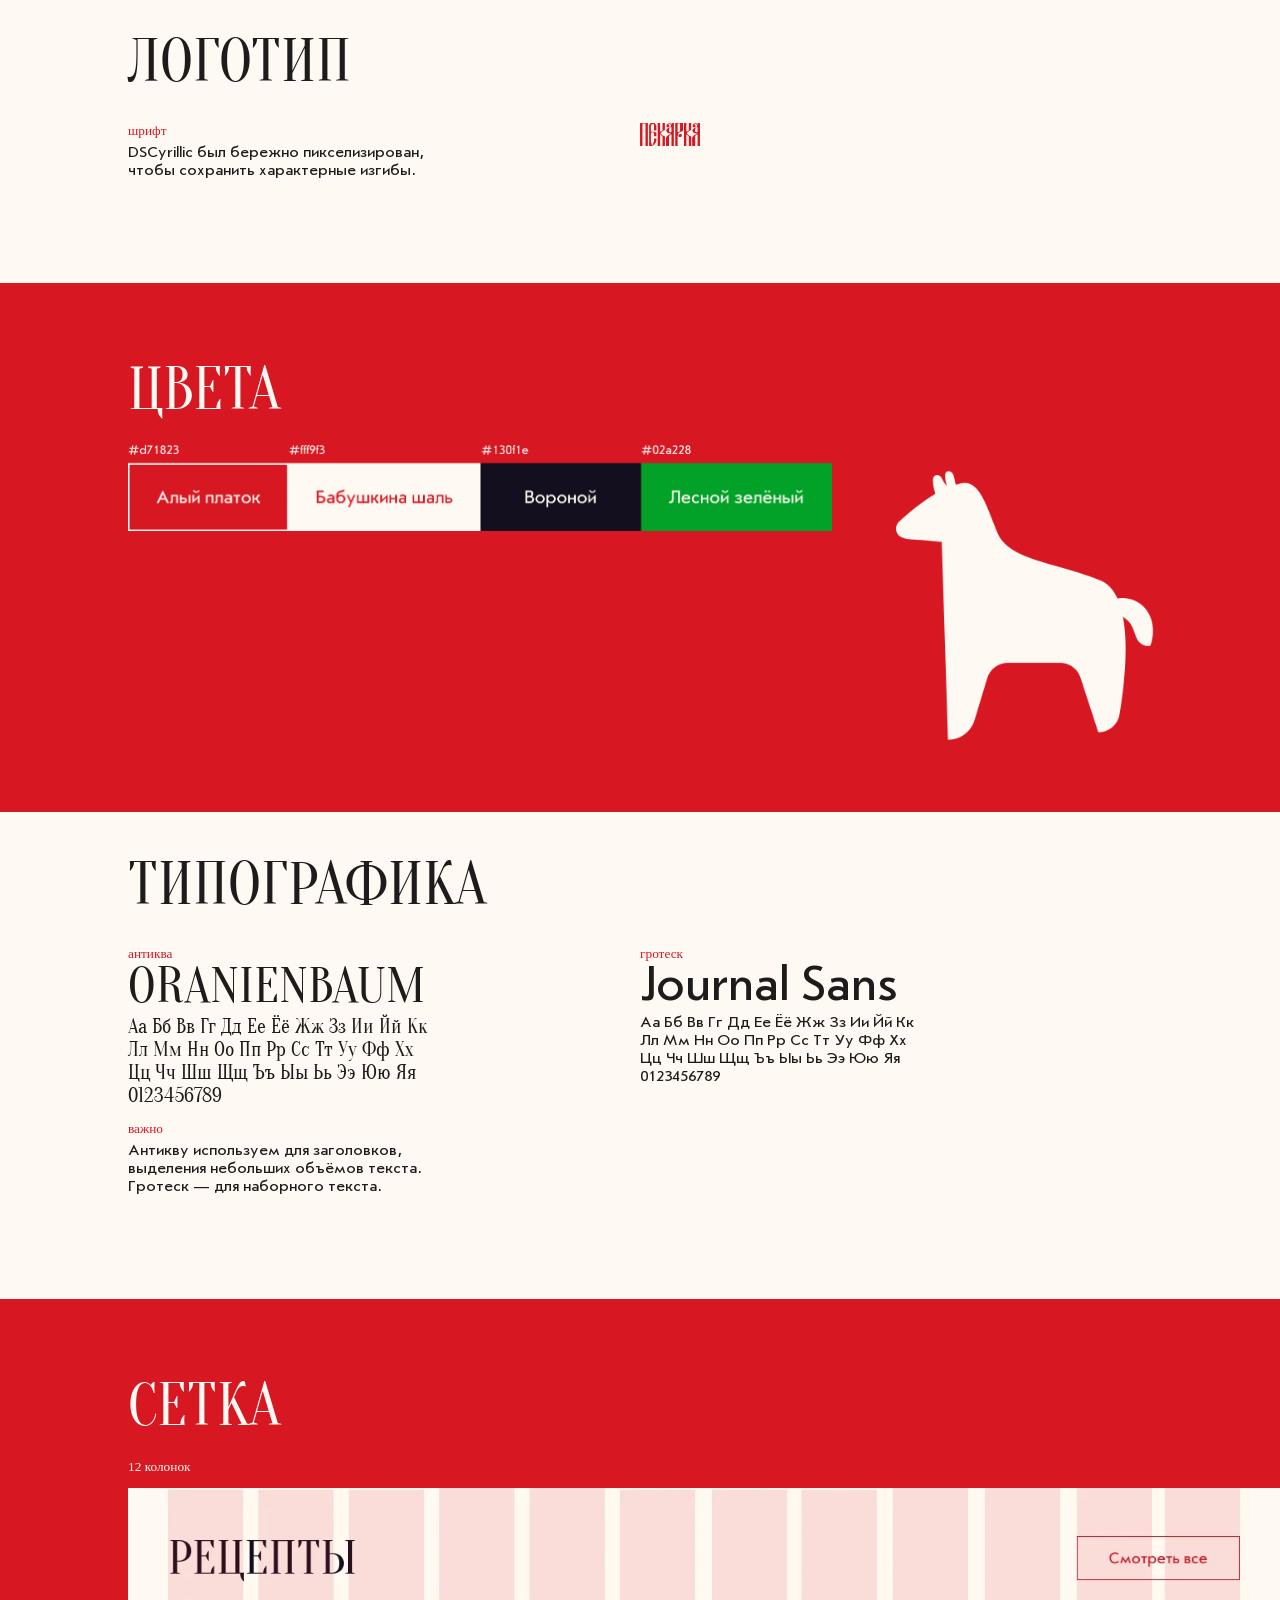
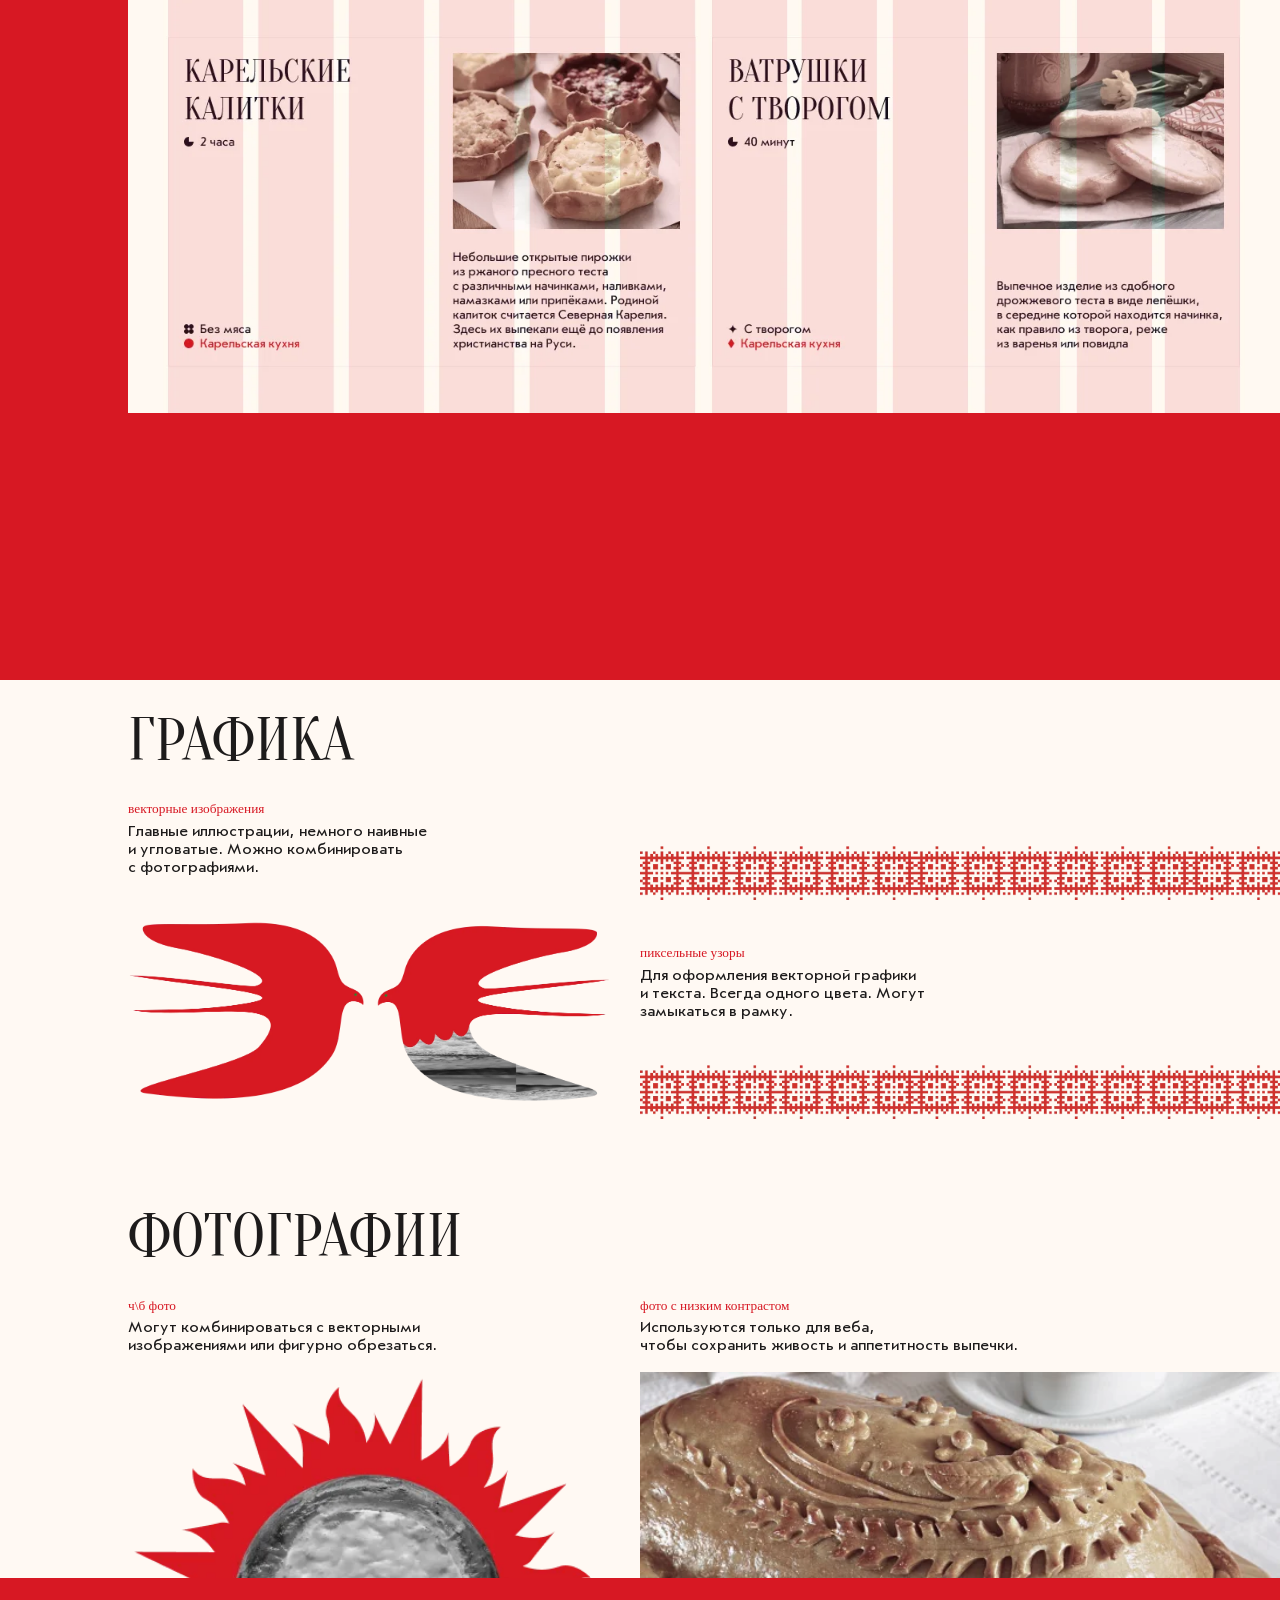
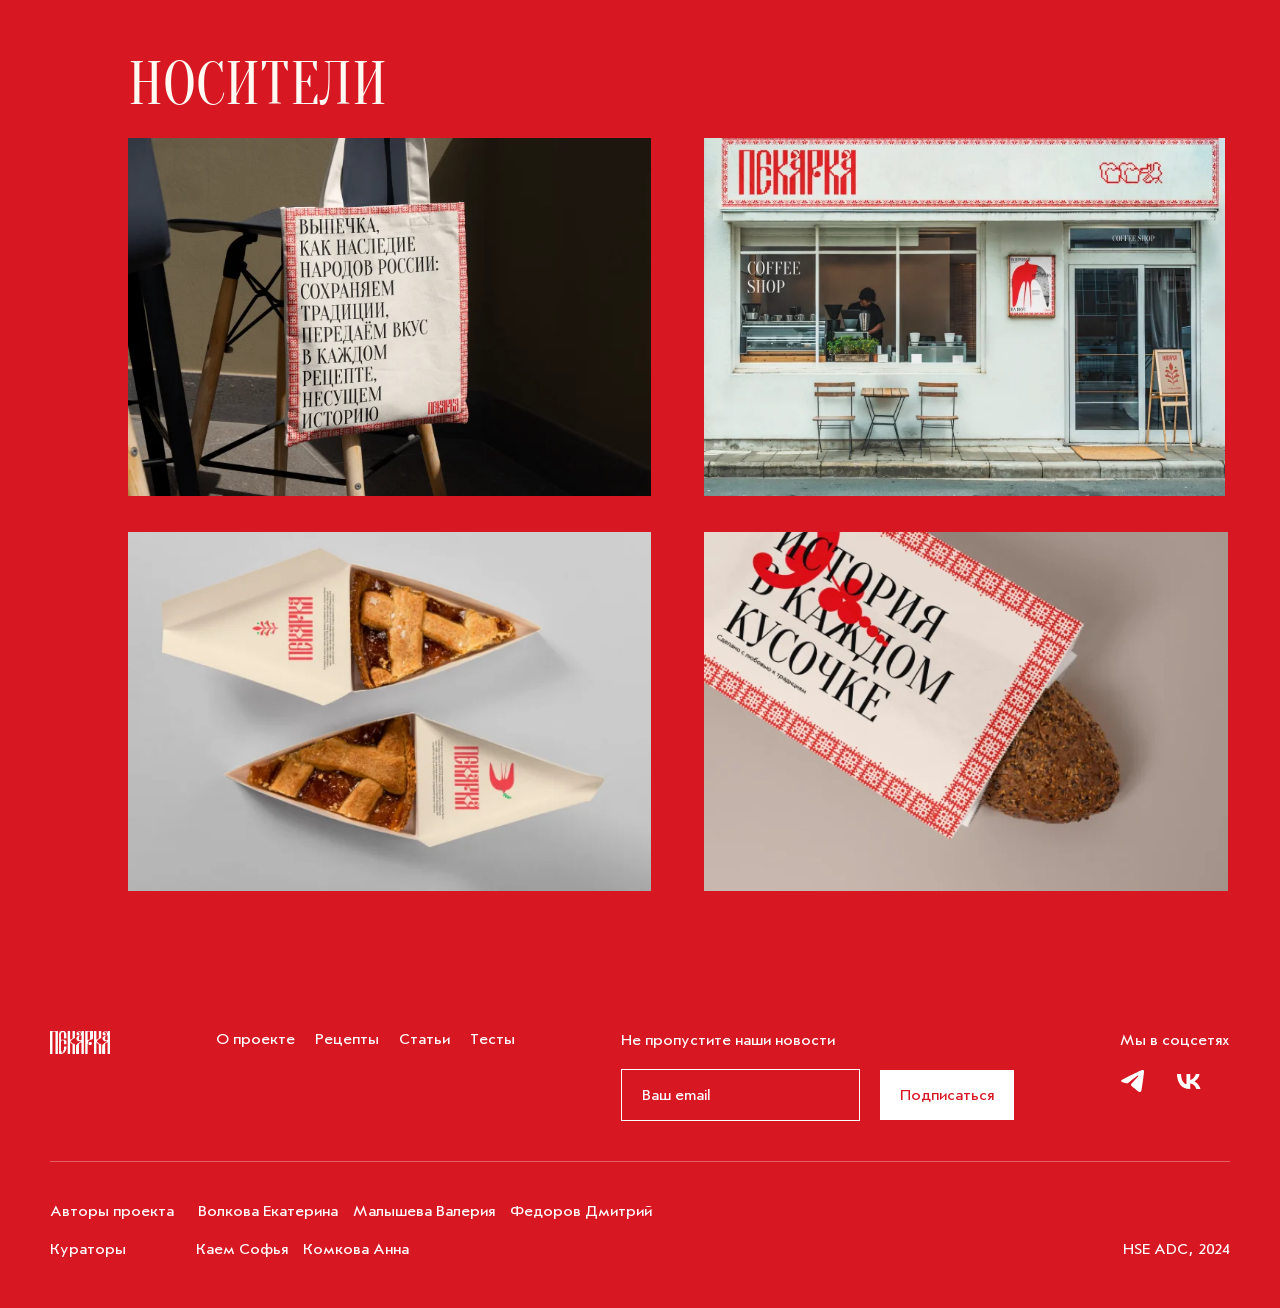
<file: docs/about.html>
<!doctype html><html lang="ru"><head><meta charset="UTF-8"/><meta name="viewport" content="width=device-width,initial-scale=1"/><title>Стайлгайд</title><link rel="icon" type="image/x-icon" href="4a6ae3d791d121ffd758.ico"/><script defer="defer" src="index.418462b433e9b6180a39.js"></script><link href="index.456ad24e8e729c92b912.css" rel="stylesheet"></head><body><div class="first"><div class="first_logo"></div></div><div class="brand"><div class="pattern1"></div><div class="block"><h1>О бренде</h1><div class="block_text"><p class="caption">главное</p><p class="main_text">Пекарка — библиотека рецептов выпечки<br/>народов России. Мы собираем в одном<br/>месте рецепты и их истории.</p><p class="caption">миссия</p><p class="main_text">Мы хотим объединить людей, сохранить<br/>культуры и традиции через выпечку.</p><p class="caption">ценности</p><p class="main_text">Для нас важны история, культурная<br/>идентичность, уважение и сохранение<br/>традиций. Удобство использования нашего<br/>сервиса, простота и понятность рецептов.</p></div><div class="block_images"><div class="leaf"></div><div class="bird"></div><div class="bread"></div></div></div><div class="pattern2"></div></div><div class="block"><h1>Логотип</h1><div class="block_text"><p class="caption">шрифт</p><p class="main_text">DSCyrillic был бережно пикселизирован,<br/>чтобы сохранить характерные изгибы.</p></div><div class="block_images"><div class="logo"></div></div></div><div class="red_block"><h1>Цвета</h1><div class="block_images"><div class="colors"></div><div class="horse"></div></div></div><div class="block typo"><h1>Типографика</h1><div class="block_text"><p class="caption">антиква</p><p class="font_name_o">Oranienbaum</p><p class="text_example_o">Аа Бб Вв Гг Дд Ее Ёё Жж Зз Ии Йй Кк<br/>Лл Мм Нн Оо Пп Рр Сс Тт Уу Фф Хх<br/>Цц Чч Шш Щщ Ъъ Ыы Ьь Ээ Юю Яя<br/>0123456789</p><p class="caption">важно</p><p class="main_text">Антикву используем для заголовков,<br/>выделения небольших объёмов текста.<br/>Гротеск — для наборного текста.</p></div><div class="block_text"><p class="caption">гротеск</p><p class="font_name_j">Journal Sans</p><p class="text_example_j">Аа Бб Вв Гг Дд Ее Ёё Жж Зз Ии Йй Кк<br/>Лл Мм Нн Оо Пп Рр Сс Тт Уу Фф Хх<br/>Цц Чч Шш Щщ Ъъ Ыы Ьь Ээ Юю Яя<br/>0123456789</p></div></div><div class="red_block"><h1>Сетка</h1><p class="caption">12 колонок</p><div class="block_images"><div class="grid"></div></div></div><div class="block"><h1>Графика</h1><div class="block_text"><p class="caption">векторные изображения</p><p class="main_text">Главные иллюстрации, немного наивные<br/>и угловатые. Можно комбинировать<br/>с фотографиями.</p><div class="birds"></div></div><div class="block_text"><div class="pattern"></div><p class="caption">пиксельные узоры</p><p class="main_text">Для оформления векторной графики<br/>и текста. Всегда одного цвета. Могут<br/>замыкаться в рамку.</p><div class="pattern"></div></div></div><div class="block"><h1>Фотографии</h1><div class="block_text"><p class="caption">ч\б фото</p><p class="main_text">Могут комбинироваться с векторными<br/>изображениями или фигурно обрезаться.</p><div class="sun"></div></div><div class="block_text"><p class="caption">фото с низким контрастом</p><p class="main_text">Используются только для веба,<br/>чтобы сохранить живость и аппетитность выпечки.</p><div class="pie"></div></div></div><div class="red_block last"><h1>Носители</h1><div class="image_row"><div class="bag"></div><div class="shop"></div></div><div class="image_row"><div class="package1"></div><div class="package2"></div></div></div><footer><div class="footer_top"><div class="logo"></div><div class="footer_menu"><a class="footer_menu_item" href="https://hseadc.github.io/Kuzovok/about.html">О проекте</a> <a class="footer_menu_item" href="https://hseadc.github.io/Kuzovok/recipes.html">Рецепты</a> <a class="footer_menu_item" href="https://hseadc.github.io/Kuzovok/articles.html">Статьи</a> <a class="footer_menu_item" href="https://hseadc.github.io/Kuzovok/quizzes.html">Тесты</a></div><form class="email_form"><p>Не пропустите наши новости</p><input type="email" placeholder="Ваш email" class="email_input"/> <button class="email_submit">Подписаться</button></form><div class="footer_social_contaner"><p>Мы в соцсетях</p><div class="footer_social_icons"><a href="https://t.me/+x4w3aILPXYRlMTEy" target="_blank" class="tg"><svg width="25" height="24" viewBox="0 0 25 24" xmlns="http://www.w3.org/2000/svg"><path fill-rule="evenodd" clip-rule="evenodd" d="M2.57478 10.4884C8.74753 7.39348 12.8568 5.33698 14.9203 4.33927C20.7932 1.50904 22.0278 1.02036 22.8214 1C22.9978 1 23.3858 1.04072 23.6503 1.28506C23.8619 1.48867 23.9148 1.75337 23.9501 1.95699C23.9854 2.1606 24.0207 2.58819 23.9854 2.91397C23.6679 6.78264 22.2923 16.1693 21.5868 20.4859C21.287 22.3184 20.705 22.9292 20.1407 22.9903C18.9061 23.1125 17.9714 22.0537 16.7897 21.1578C14.9203 19.7529 13.8797 18.8773 12.0632 17.4927C9.96444 15.9046 11.3224 15.029 12.5217 13.6037C12.8392 13.2372 18.2536 7.53601 18.3594 7.02698C18.377 6.9659 18.377 6.72156 18.2536 6.59939C18.1301 6.47722 17.9537 6.51794 17.8126 6.55867C17.6186 6.59939 14.6557 8.87987 8.88862 13.3797C8.04207 14.0517 7.2837 14.3774 6.59588 14.3571C5.83752 14.3367 4.39133 13.8684 3.29787 13.4612C1.97514 12.9725 0.916957 12.7078 1.00514 11.8526C1.05805 11.4047 1.58714 10.9567 2.57478 10.4884Z"/></svg> </a><a href="https://vk.com/club228014997" target="_blank" class="vk"><svg width="25" height="24" viewBox="0 0 25 24" xmlns="http://www.w3.org/2000/svg"><path d="M12.7995 19.9545C4.77043 19.9545 0.19083 14.341 0 5H4.02187C4.15397 11.856 7.11893 14.7601 9.46744 15.3589V5H13.2546V10.9129C15.5737 10.6584 18.01 7.96396 18.8321 5H22.6192C21.988 8.65257 19.3459 11.3471 17.4671 12.4548C19.3459 13.353 22.3551 15.7032 23.5 19.9545H19.3312C18.4358 17.1103 16.2049 14.9098 13.2546 14.6104V19.9545H12.7995Z"/></svg></a></div></div></div><div class="footer_bottom"><div class="footer_authors"><div class="authors_block"><p class="label">Авторы проекта</p><div class="names"><p>Волкова Екатерина</p><p>Малышева Валерия</p><p>Федоров Дмитрий</p></div></div><div class="authors_block"><p class="label">Кураторы</p><div class="names"><p>Каем Софья</p><p>Комкова Анна</p></div></div></div><p>HSE ADC, 2024</p></div></footer></body></html>
</file>
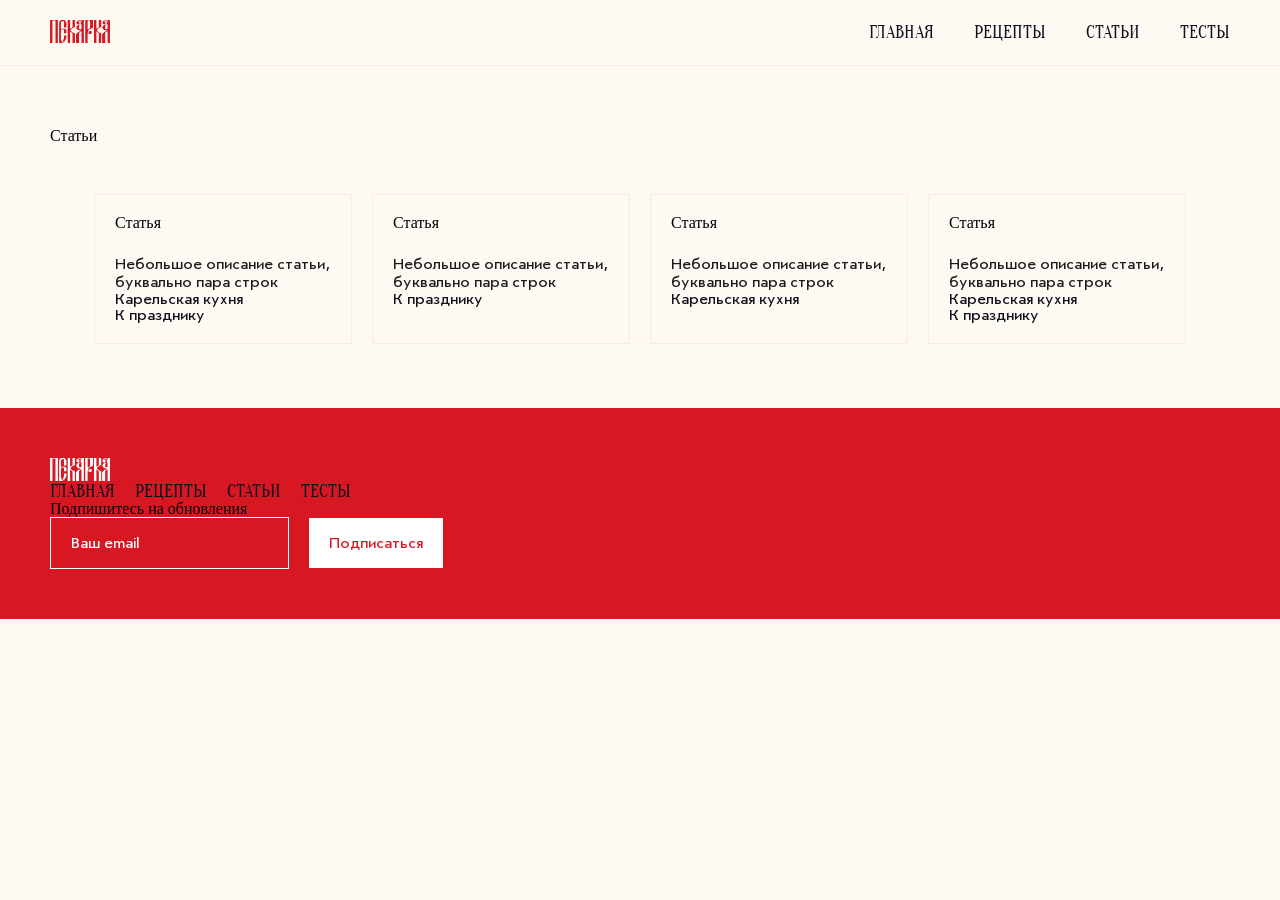
<file: docs/articles.html>
<!doctype html><html lang="ru"><head><meta charset="UTF-8"/><meta name="viewport" content="width=device-width,initial-scale=1"/><meta property="og:title" content="Кузовок"/><meta property="og:description" content="Библиотека рецептов выпечки народов России"/><meta property="og:image" content="https://raw.githubusercontent.com/HSEADC/Kuzovok/refs/heads/mifikaji/src/images/meta_img.png"/><meta property="og:type" content="website"/><meta property="og:url" content="https://hseadc.github.io/Kuzovok/"/><meta property="twitter:card" content="summary_large_image"/><meta property="twitter:url" content="https://hseadc.github.io/Kuzovok/"/><meta property="twitter:title" content="Кузовок"/><meta property="twitter:description" content="Библиотека рецептов выпечки народов России"/><meta property="twitter:image" content="https://raw.githubusercontent.com/HSEADC/Kuzovok/refs/heads/mifikaji/src/images/meta_img.png"/><title>Статьи</title><link rel="icon" type="image/x-icon" href="4a6ae3d791d121ffd758.ico"/><script defer="defer" src="index.418462b433e9b6180a39.js"></script><link href="index.456ad24e8e729c92b912.css" rel="stylesheet"></head><body><header><div class="logo"></div><div class="header_menu"><a class="menu_text" href="index.html">Главная</a> <a class="menu_text" href="recipes.html">Рецепты</a> <a class="menu_text" href="articles.html">Статьи</a> <a class="menu_text" href="quizzes.html">Тесты</a></div></header><div class="articles"><div class="category"><div class="category_name"><h4>Статьи</h4></div></div><div class="article_cards"><div class="card"><a href="articles/pochemu-v-karelii-yedyat-kalitki.html"></a><div class="card_image card_article_image"></div><div class="card_name"><h5>Статья</h5></div><div class="card_description"><p>Небольшое описание статьи,<br/>буквально пара строк</p></div><div class="keywords"><span class="keyword">Карельская кухня</span> <span class="keyword">К празднику</span></div></div><div class="card"><div class="card_image card_article_image"></div><div class="card_name"><h5>Статья</h5></div><div class="card_description"><p>Небольшое описание статьи,<br/>буквально пара строк</p></div><div class="keywords"><span class="keyword">К празднику</span></div></div><div class="card"><div class="card_image card_article_image"></div><div class="card_name"><h5>Статья</h5></div><div class="card_description"><p>Небольшое описание статьи,<br/>буквально пара строк</p></div><div class="keywords"><span class="keyword">Карельская кухня</span></div></div><div class="card"><div class="card_image card_article_image"></div><div class="card_name"><h5>Статья</h5></div><div class="card_description"><p>Небольшое описание статьи,<br/>буквально пара строк</p></div><div class="keywords"><span class="keyword">Карельская кухня</span> <span class="keyword">К празднику</span></div></div></div></div><footer><div class="logo"></div><div class="footer_menu"><a class="menu_text" href="index.html">Главная</a> <a class="menu_text" href="recipes.html">Рецепты</a> <a class="menu_text" href="articles.html">Статьи</a> <a class="menu_text" href="quizzes.html">Тесты</a></div><div class="email_form"><h5>Подпишитесь на обновления</h5><input type="email" placeholder="Ваш email" class="email_input"/> <button class="email_submit">Подписаться</button></div></footer></body></html>
</file>
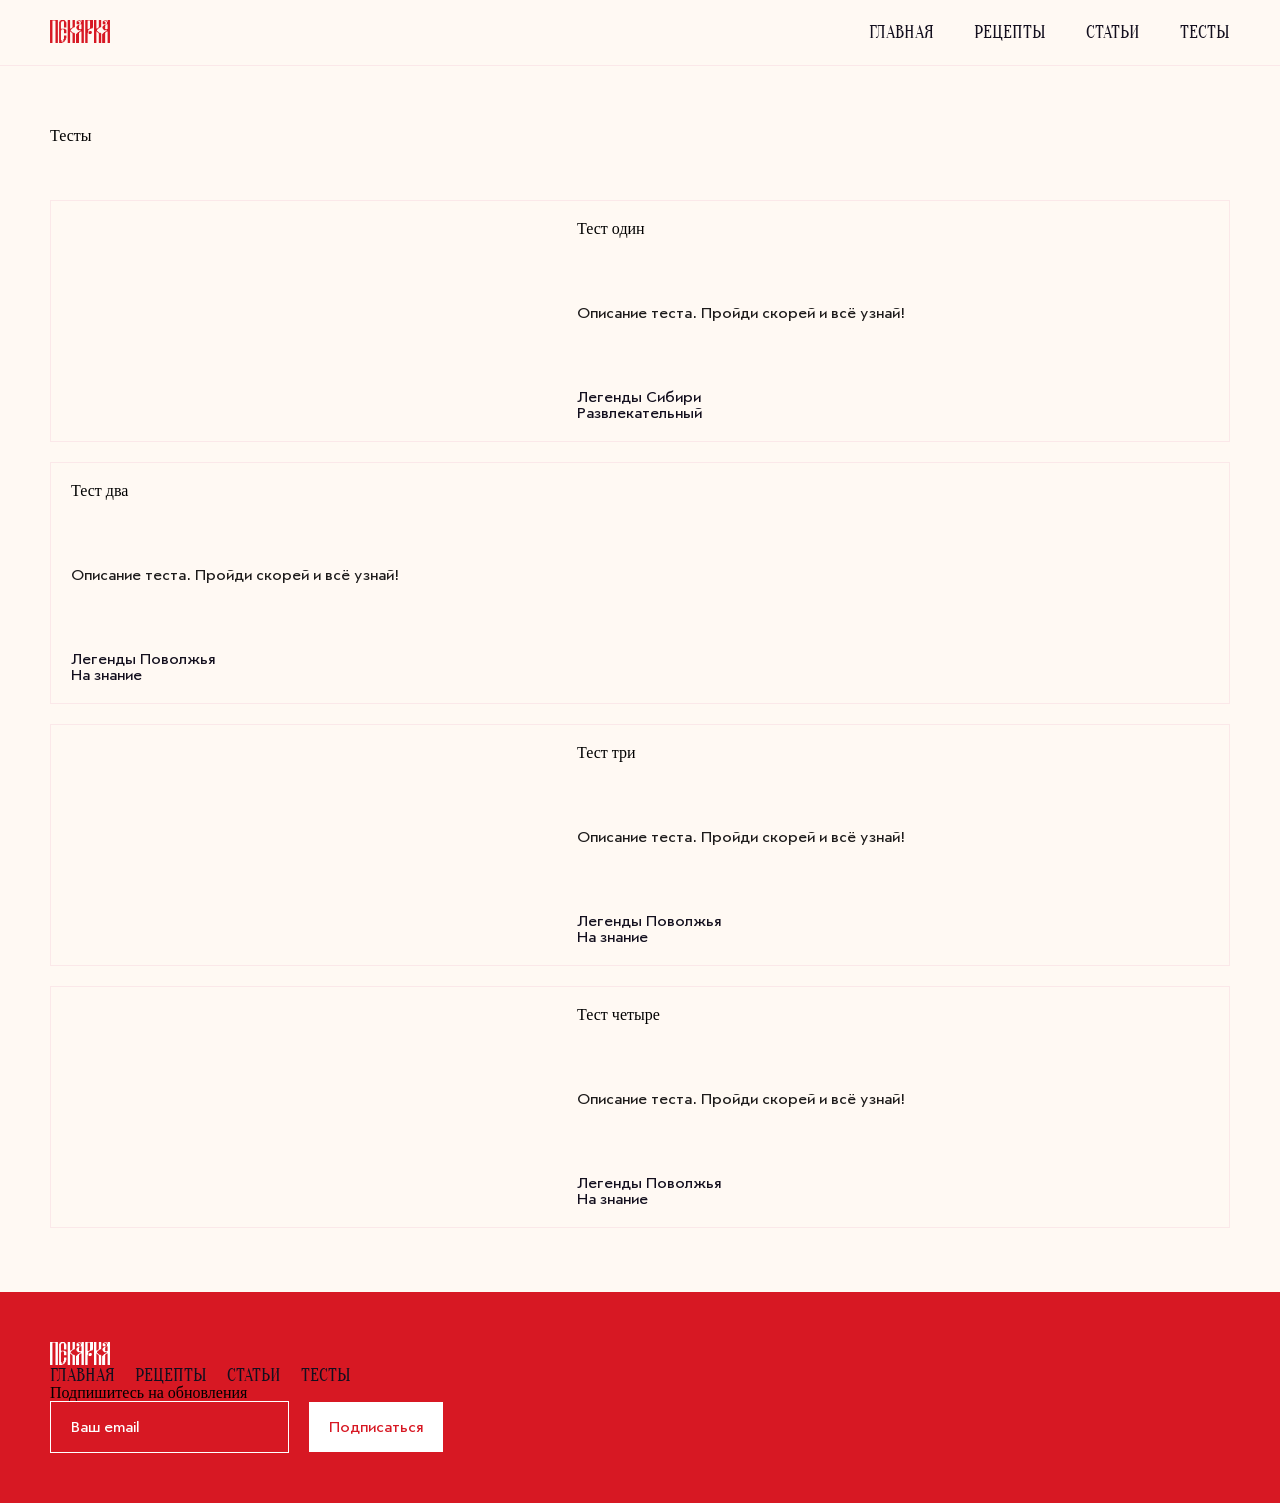
<file: docs/quizzes.html>
<!doctype html><html lang="ru"><head><meta charset="UTF-8"/><meta name="viewport" content="width=device-width,initial-scale=1"/><meta property="og:title" content="Кузовок"/><meta property="og:description" content="Библиотека рецептов выпечки народов России"/><meta property="og:image" content="https://raw.githubusercontent.com/HSEADC/Kuzovok/refs/heads/mifikaji/src/images/meta_img.png"/><meta property="og:type" content="website"/><meta property="og:url" content="https://hseadc.github.io/Kuzovok/"/><meta property="twitter:card" content="summary_large_image"/><meta property="twitter:url" content="https://hseadc.github.io/Kuzovok/"/><meta property="twitter:title" content="Кузовок"/><meta property="twitter:description" content="Библиотека рецептов выпечки народов России"/><meta property="twitter:image" content="https://raw.githubusercontent.com/HSEADC/Kuzovok/refs/heads/mifikaji/src/images/meta_img.png"/><title>Статьи</title><link rel="icon" type="image/x-icon" href="4a6ae3d791d121ffd758.ico"/><script defer="defer" src="index.418462b433e9b6180a39.js"></script><link href="index.456ad24e8e729c92b912.css" rel="stylesheet"></head><body><header><div class="logo"></div><div class="header_menu"><a class="menu_text" href="index.html">Главная</a> <a class="menu_text" href="recipes.html">Рецепты</a> <a class="menu_text" href="articles.html">Статьи</a> <a class="menu_text" href="quizzes.html">Тесты</a></div></header><div class="tests"><div class="category"><div class="category_name"><h4>Тесты</h4></div></div><div class="test_cards"><div class="card"><a href="quizzes/what-do-you-know-about-pies.html"></a><div class="card_image card_test_image"></div><div class="test_text"><div class="card_name"><h5>Тест один</h5></div><div class="card_description"><p>Описание теста. Пройди скорей и всё узнай!</p></div><div class="keywords"><span class="keyword">Легенды Сибири</span> <span class="keyword">Развлекательный</span></div></div></div><div class="card"><div class="card_image card_test_image"></div><div class="test_text"><div class="card_name"><h5>Тест два</h5></div><div class="card_description"><p>Описание теста. Пройди скорей и всё узнай!</p></div><div class="keywords"><span class="keyword">Легенды Поволжья</span> <span class="keyword">На знание</span></div></div></div><div class="card"><div class="card_image card_test_image"></div><div class="test_text"><div class="card_name"><h5>Тест три</h5></div><div class="card_description"><p>Описание теста. Пройди скорей и всё узнай!</p></div><div class="keywords"><span class="keyword">Легенды Поволжья</span> <span class="keyword">На знание</span></div></div></div><div class="card"><div class="card_image card_test_image"></div><div class="test_text"><div class="card_name"><h5>Тест четыре</h5></div><div class="card_description"><p>Описание теста. Пройди скорей и всё узнай!</p></div><div class="keywords"><span class="keyword">Легенды Поволжья</span> <span class="keyword">На знание</span></div></div></div></div></div><footer><div class="logo"></div><div class="footer_menu"><a class="menu_text" href="index.html">Главная</a> <a class="menu_text" href="recipes.html">Рецепты</a> <a class="menu_text" href="articles.html">Статьи</a> <a class="menu_text" href="quizzes.html">Тесты</a></div><div class="email_form"><h5>Подпишитесь на обновления</h5><input type="email" placeholder="Ваш email" class="email_input"/> <button class="email_submit">Подписаться</button></div></footer></body></html>
</file>
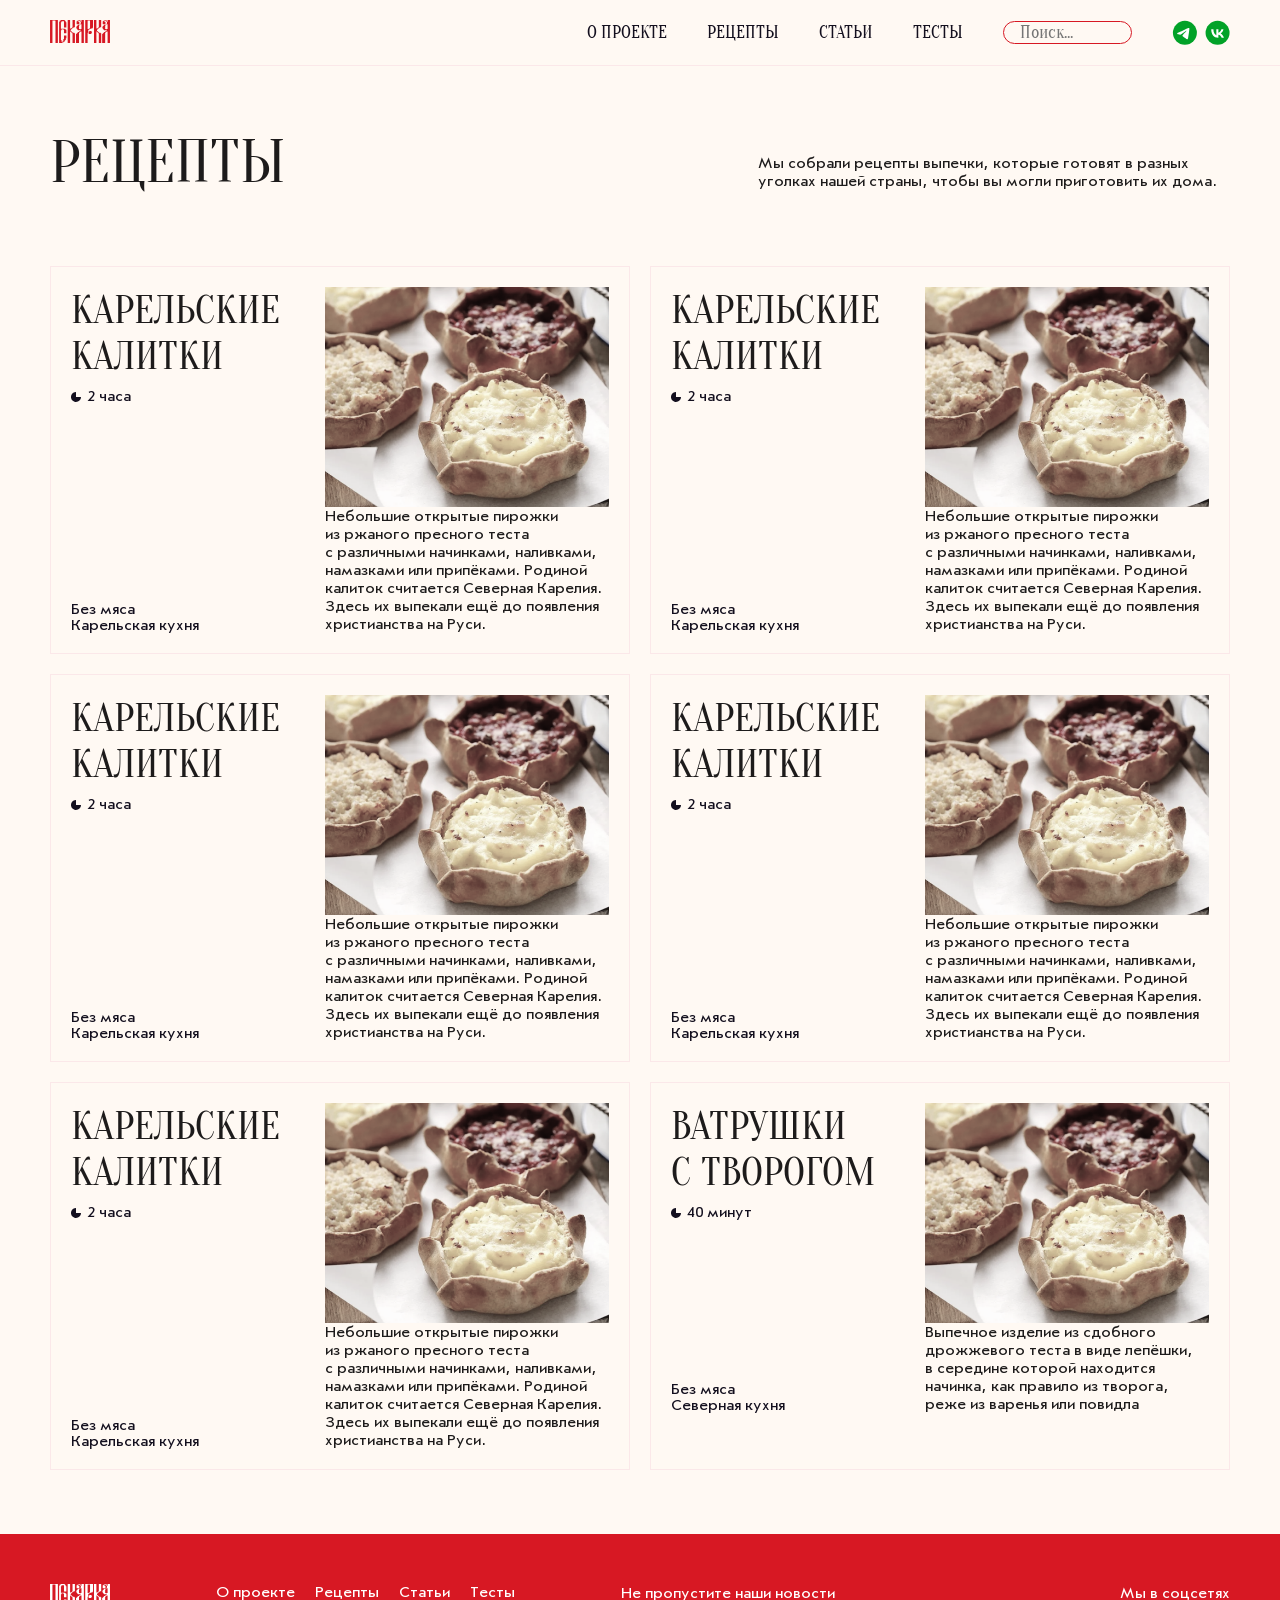
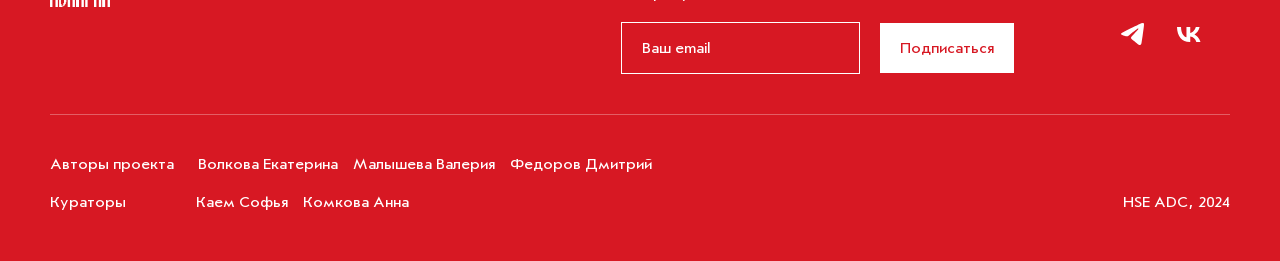
<file: docs/recipes.html>
<!doctype html><html lang="ru"><head><meta charset="UTF-8"/><meta name="viewport" content="width=device-width,initial-scale=1"/><meta property="og:title" content="Пекарка"/><meta property="og:description" content="Библиотека рецептов выпечки народов России"/><meta property="og:image" content="https://raw.githubusercontent.com/HSEADC/Kuzovok/refs/heads/mifikaji/src/images/meta_img.png"/><meta property="og:type" content="website"/><meta property="og:url" content="https://hseadc.github.io/Kuzovok/"/><meta property="twitter:card" content="summary_large_image"/><meta property="twitter:url" content="https://hseadc.github.io/Kuzovok/"/><meta property="twitter:title" content="Пекарка"/><meta property="twitter:description" content="Библиотека рецептов выпечки народов России"/><meta property="twitter:image" content="https://raw.githubusercontent.com/HSEADC/Kuzovok/refs/heads/mifikaji/src/images/meta_img.png"/><title>Рецепты</title><link rel="icon" type="image/x-icon" href="4a6ae3d791d121ffd758.ico"/><script defer="defer" src="index.418462b433e9b6180a39.js"></script><link href="index.456ad24e8e729c92b912.css" rel="stylesheet"></head><body><header><a href="https://hseadc.github.io/Kuzovok/"><div class="logo"></div></a><nav class="header_menu"><a class="menu_text" href="about.html">О проекте</a> <a class="menu_text" href="recipes.html">Рецепты</a> <a class="menu_text" href="articles.html">Статьи</a> <a class="menu_text" href="quizzes.html">Тесты</a><form action="https://hseadc.github.io/Kuzovok/"><input placeholder="Поиск..."/></form><div class="social_icons"><a href="https://t.me/+x4w3aILPXYRlMTEy" target="_blank" class="tg"><svg viewBox="0 0 25 25" xmlns="http://www.w3.org/2000/svg"><circle cx="12.9041" cy="12.8677" r="12"/><path fill-rule="evenodd" clip-rule="evenodd" d="M5.97714 12.7976C9.26085 11.2087 11.4469 10.153 12.5446 9.64079C15.6688 8.18784 16.3255 7.93697 16.7477 7.92651C16.8415 7.92651 17.0479 7.94742 17.1887 8.07285C17.3013 8.17738 17.3294 8.31327 17.3482 8.4178C17.3669 8.52233 17.3857 8.74184 17.3669 8.90909C17.1981 10.8951 16.4663 15.7139 16.091 17.93C15.9315 18.8707 15.6219 19.1843 15.3216 19.2157C14.6649 19.2784 14.1677 18.7348 13.5391 18.2749C12.5446 17.5537 11.991 17.1042 11.0247 16.3934C9.90821 15.5781 10.6306 15.1286 11.2686 14.3969C11.4375 14.2087 14.3178 11.2819 14.3741 11.0206C14.3834 10.9892 14.3834 10.8638 14.3178 10.8011C14.2521 10.7383 14.1583 10.7593 14.0832 10.7802C13.98 10.8011 12.4038 11.9718 9.33591 14.2819C8.88557 14.6268 8.48214 14.7941 8.11624 14.7836C7.71281 14.7732 6.94349 14.5328 6.3618 14.3237C5.65815 14.0728 5.09523 13.9369 5.14214 13.4979C5.17028 13.268 5.45174 13.038 5.97714 12.7976Z" fill="white"/></svg> </a><a href="https://vk.com/club228014997" target="_blank" class="vk"><svg width="25" height="25" viewBox="0 0 25 25" xmlns="http://www.w3.org/2000/svg"><circle cx="12.5669" cy="12.8677" r="12"/><path d="M13.1345 17.809C8.79337 17.809 6.31729 14.6293 6.21411 9.33838H8.38864C8.46006 13.2218 10.0631 14.8667 11.3329 15.2059V9.33838H13.3805V12.6876C14.6345 12.5434 15.9517 11.0172 16.3961 9.33838H18.4437C18.1025 11.4073 16.674 12.9335 15.6581 13.5609C16.674 14.0697 18.301 15.4009 18.92 17.809H16.666C16.1819 16.1979 14.9757 14.9515 13.3805 14.7819V17.809H13.1345Z" fill="white"/></svg></a></div></nav></header><div class="recipes"><div class="category"><h1 class="category_name">Рецепты</h1><p class="category_description">Мы собрали рецепты выпечки, которые готовят в разных уголках нашей страны, чтобы вы могли приготовить их дома.</p></div><div class="recipe_cards"><a class="card" href="karelskie-kalitki.html"><div class="recipe_card_top"><div class="card_name_container"><h2 class="card_name">Карельские калитки</h2><span class="timer" title="Время приготовления">2 часа</span></div><img class="card_recipe_image" src="c176aebde899a4cd4fdc.webp" alt="Карельские калитки"/></div><div class="recipe_card_bottom"><div class="keywords"><span class="keyword">Без мяса</span> <span class="keyword">Карельская кухня</span></div><p class="card_description">Небольшие открытые пирожки из ржаного пресного теста с различными начинками, наливками, намазками или припёками. Родиной калиток считается Северная Карелия. Здесь их выпекали ещё до появления христианства на Руси.</p></div></a><a class="card" href="karelskie-kalitki.html"><div class="recipe_card_top"><div class="card_name_container"><h2 class="card_name">Карельские калитки</h2><span class="timer" title="Время приготовления">2 часа</span></div><img class="card_recipe_image" src="c176aebde899a4cd4fdc.webp" alt="Карельские калитки"/></div><div class="recipe_card_bottom"><div class="keywords"><span class="keyword">Без мяса</span> <span class="keyword">Карельская кухня</span></div><p class="card_description">Небольшие открытые пирожки из ржаного пресного теста с различными начинками, наливками, намазками или припёками. Родиной калиток считается Северная Карелия. Здесь их выпекали ещё до появления христианства на Руси.</p></div></a><a class="card" href="karelskie-kalitki.html"><div class="recipe_card_top"><div class="card_name_container"><h2 class="card_name">Карельские калитки</h2><span class="timer" title="Время приготовления">2 часа</span></div><img class="card_recipe_image" src="c176aebde899a4cd4fdc.webp" alt="Карельские калитки"/></div><div class="recipe_card_bottom"><div class="keywords"><span class="keyword">Без мяса</span> <span class="keyword">Карельская кухня</span></div><p class="card_description">Небольшие открытые пирожки из ржаного пресного теста с различными начинками, наливками, намазками или припёками. Родиной калиток считается Северная Карелия. Здесь их выпекали ещё до появления христианства на Руси.</p></div></a><a class="card" href="karelskie-kalitki.html"><div class="recipe_card_top"><div class="card_name_container"><h2 class="card_name">Карельские калитки</h2><span class="timer" title="Время приготовления">2 часа</span></div><img class="card_recipe_image" src="c176aebde899a4cd4fdc.webp" alt="Карельские калитки"/></div><div class="recipe_card_bottom"><div class="keywords"><span class="keyword">Без мяса</span> <span class="keyword">Карельская кухня</span></div><p class="card_description">Небольшие открытые пирожки из ржаного пресного теста с различными начинками, наливками, намазками или припёками. Родиной калиток считается Северная Карелия. Здесь их выпекали ещё до появления христианства на Руси.</p></div></a><a class="card" href="karelskie-kalitki.html"><div class="recipe_card_top"><div class="card_name_container"><h2 class="card_name">Карельские калитки</h2><span class="timer" title="Время приготовления">2 часа</span></div><img class="card_recipe_image" src="c176aebde899a4cd4fdc.webp" alt="Карельские калитки"/></div><div class="recipe_card_bottom"><div class="keywords"><span class="keyword">Без мяса</span> <span class="keyword">Карельская кухня</span></div><p class="card_description">Небольшие открытые пирожки из ржаного пресного теста с различными начинками, наливками, намазками или припёками. Родиной калиток считается Северная Карелия. Здесь их выпекали ещё до появления христианства на Руси.</p></div></a><a class="card" href="karelskie-kalitki.html"><div class="recipe_card_top"><div class="card_name_container"><h2 class="card_name">Ватрушки с творогом</h2><span class="timer" title="Время приготовления">40 минут</span></div><img class="card_recipe_image" src="c176aebde899a4cd4fdc.webp" alt="Ватрушки с творогом"/></div><div class="recipe_card_bottom"><div class="keywords"><span class="keyword">Без мяса</span> <span class="keyword">Северная кухня</span></div><p class="card_description">Выпечное изделие из сдобного дрожжевого теста в виде лепёшки, в середине которой находится начинка, как правило из творога, реже из варенья или повидла</p></div></a></div></div><footer><div class="footer_top"><div class="logo"></div><div class="footer_menu"><a class="footer_menu_item" href="https://hseadc.github.io/Kuzovok/about.html">О проекте</a> <a class="footer_menu_item" href="https://hseadc.github.io/Kuzovok/recipes.html">Рецепты</a> <a class="footer_menu_item" href="https://hseadc.github.io/Kuzovok/articles.html">Статьи</a> <a class="footer_menu_item" href="https://hseadc.github.io/Kuzovok/quizzes.html">Тесты</a></div><form class="email_form"><p>Не пропустите наши новости</p><input type="email" placeholder="Ваш email" class="email_input"/> <button class="email_submit">Подписаться</button></form><div class="footer_social_contaner"><p>Мы в соцсетях</p><div class="footer_social_icons"><a href="https://t.me/+x4w3aILPXYRlMTEy" target="_blank" class="tg"><svg width="25" height="24" viewBox="0 0 25 24" xmlns="http://www.w3.org/2000/svg"><path fill-rule="evenodd" clip-rule="evenodd" d="M2.57478 10.4884C8.74753 7.39348 12.8568 5.33698 14.9203 4.33927C20.7932 1.50904 22.0278 1.02036 22.8214 1C22.9978 1 23.3858 1.04072 23.6503 1.28506C23.8619 1.48867 23.9148 1.75337 23.9501 1.95699C23.9854 2.1606 24.0207 2.58819 23.9854 2.91397C23.6679 6.78264 22.2923 16.1693 21.5868 20.4859C21.287 22.3184 20.705 22.9292 20.1407 22.9903C18.9061 23.1125 17.9714 22.0537 16.7897 21.1578C14.9203 19.7529 13.8797 18.8773 12.0632 17.4927C9.96444 15.9046 11.3224 15.029 12.5217 13.6037C12.8392 13.2372 18.2536 7.53601 18.3594 7.02698C18.377 6.9659 18.377 6.72156 18.2536 6.59939C18.1301 6.47722 17.9537 6.51794 17.8126 6.55867C17.6186 6.59939 14.6557 8.87987 8.88862 13.3797C8.04207 14.0517 7.2837 14.3774 6.59588 14.3571C5.83752 14.3367 4.39133 13.8684 3.29787 13.4612C1.97514 12.9725 0.916957 12.7078 1.00514 11.8526C1.05805 11.4047 1.58714 10.9567 2.57478 10.4884Z"/></svg> </a><a href="https://vk.com/club228014997" target="_blank" class="vk"><svg width="25" height="24" viewBox="0 0 25 24" xmlns="http://www.w3.org/2000/svg"><path d="M12.7995 19.9545C4.77043 19.9545 0.19083 14.341 0 5H4.02187C4.15397 11.856 7.11893 14.7601 9.46744 15.3589V5H13.2546V10.9129C15.5737 10.6584 18.01 7.96396 18.8321 5H22.6192C21.988 8.65257 19.3459 11.3471 17.4671 12.4548C19.3459 13.353 22.3551 15.7032 23.5 19.9545H19.3312C18.4358 17.1103 16.2049 14.9098 13.2546 14.6104V19.9545H12.7995Z"/></svg></a></div></div></div><div class="footer_bottom"><div class="footer_authors"><div class="authors_block"><p class="label">Авторы проекта</p><div class="names"><p>Волкова Екатерина</p><p>Малышева Валерия</p><p>Федоров Дмитрий</p></div></div><div class="authors_block"><p class="label">Кураторы</p><div class="names"><p>Каем Софья</p><p>Комкова Анна</p></div></div></div><p>HSE ADC, 2024</p></div></footer></body></html>
</file>
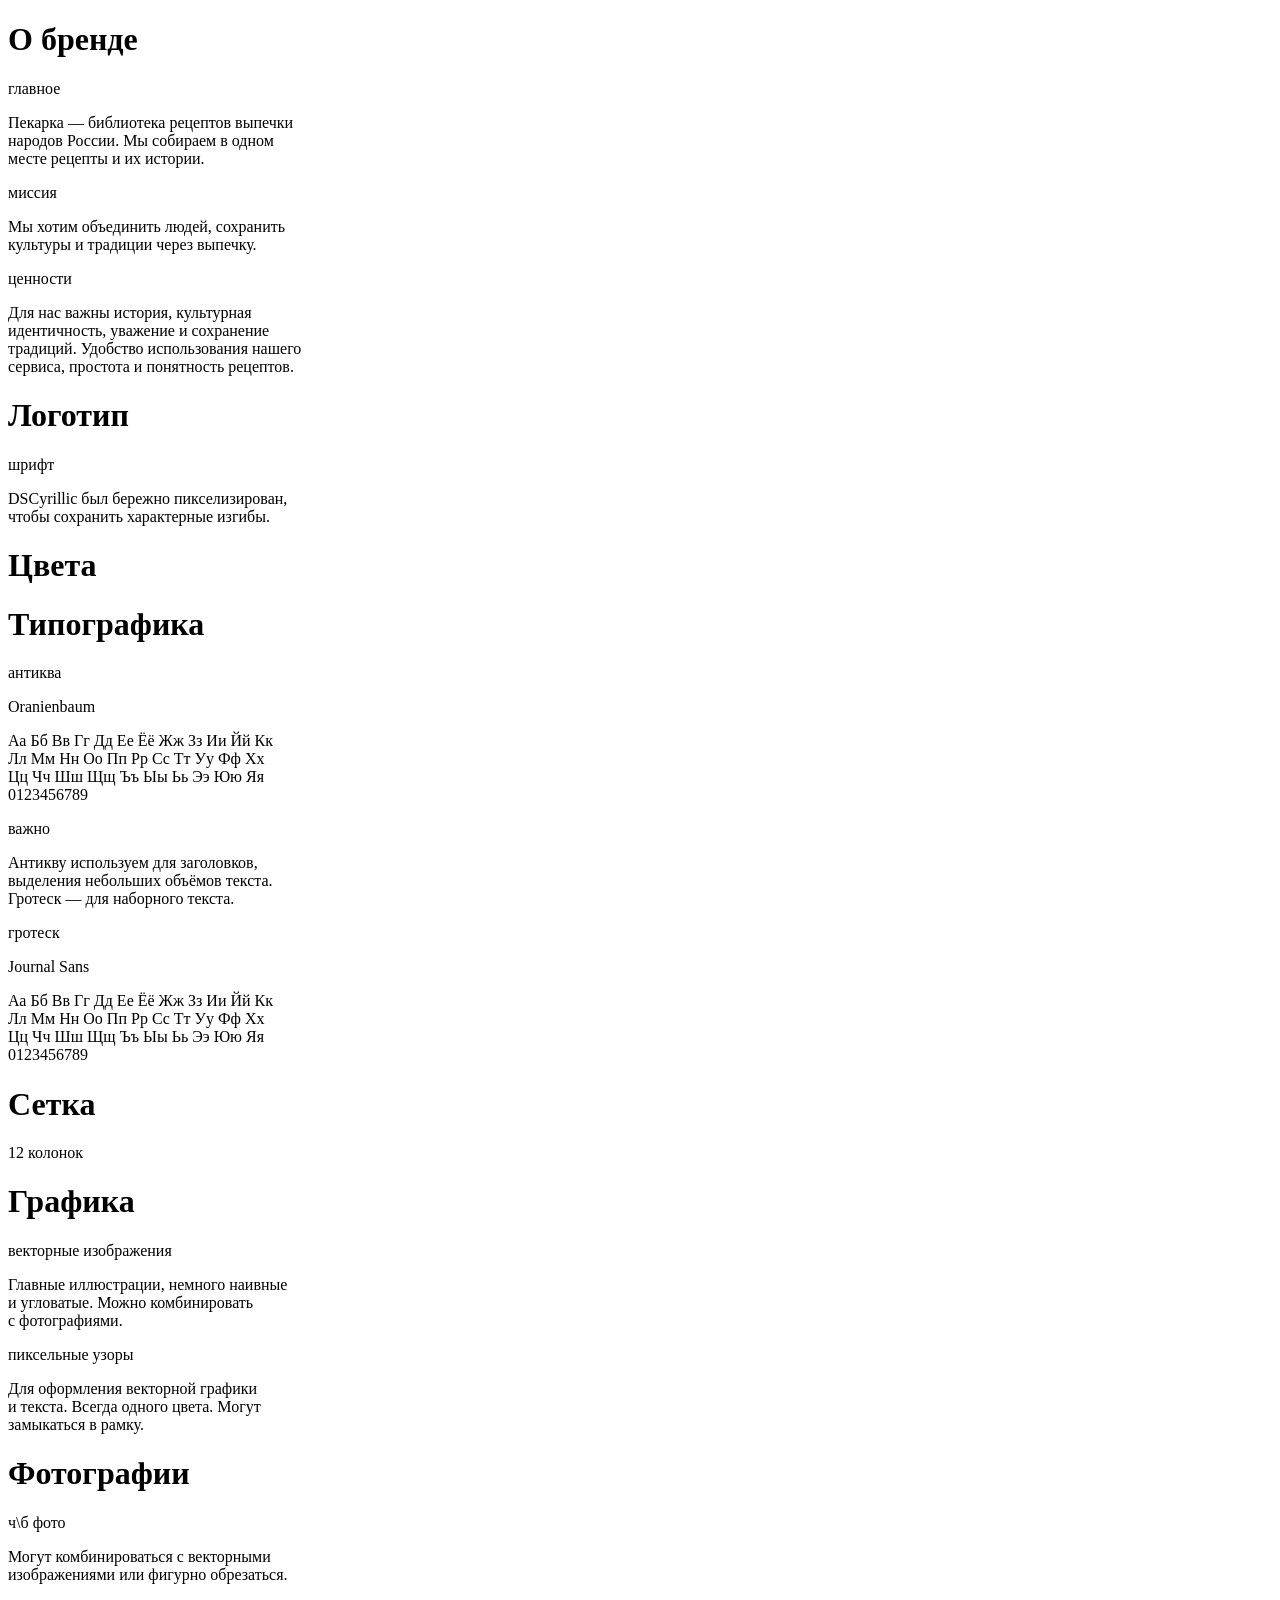
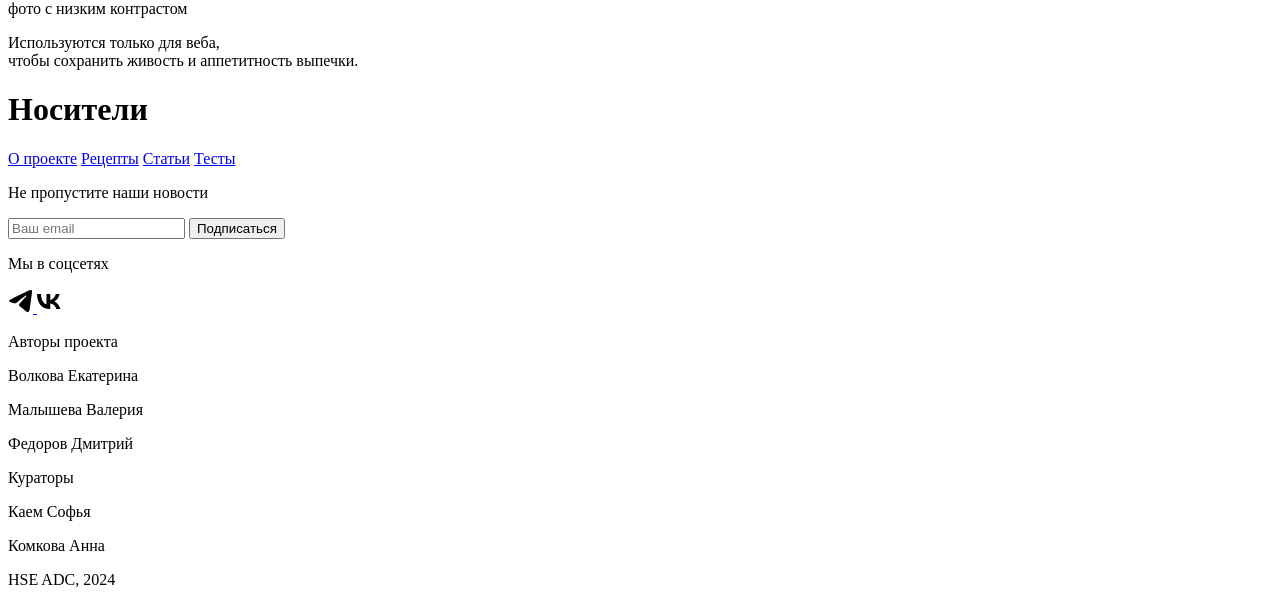
<file: src/about.html>
<!DOCTYPE html>
<html lang="ru">
  <head>
    <meta charset="UTF-8" />
    <meta name="viewport" content="width=device-width, initial-scale=1.0" />
    <title>Стайлгайд</title>
    <link rel="icon" type="image/x-icon" href="images/favicons/favicon.ico" />
  </head>
  <body>
    <!-- ПЕРВЫЙ ЭКРАН -->
    <div class="first">
      <div class="first_logo"></div>
    </div>

    <!-- О БРЕНДЕ -->
    <div class="brand">
      <div class="pattern1"></div>
      <div class="block">
        <h1>О бренде</h1>
        <div class="block_text">
          <p class="caption">главное</p>
          <p class="main_text">
            Пекарка — библиотека рецептов выпечки<br />
            народов России. Мы собираем в одном<br />
            месте рецепты и их истории.
          </p>
          <p class="caption">миссия</p>
          <p class="main_text">
            Мы хотим объединить людей, сохранить<br />
            культуры и традиции через выпечку.
          </p>
          <p class="caption">ценности</p>
          <p class="main_text">
            Для нас важны история, культурная<br />
            идентичность, уважение и сохранение<br />
            традиций. Удобство использования нашего<br />
            сервиса, простота и понятность рецептов.
          </p>
        </div>
        <div class="block_images">
          <div class="leaf"></div>
          <div class="bird"></div>
          <div class="bread"></div>
        </div>
      </div>
      <div class="pattern2"></div>
    </div>

    <!-- ЛОГОТИП -->
    <div class="block">
      <h1>Логотип</h1>
      <div class="block_text">
        <p class="caption">шрифт</p>
        <p class="main_text">
          DSCyrillic был бережно пикселизирован,<br />
          чтобы сохранить характерные изгибы.
        </p>
      </div>
      <div class="block_images">
        <div class="logo"></div>
      </div>
    </div>

    <!-- ЦВЕТА -->
    <div class="red_block">
      <h1>Цвета</h1>
      <div class="block_images">
        <div class="colors"></div>
        <div class="horse"></div>
      </div>
    </div>

    <!-- ТИПОГРАФИКА -->
    <div class="block typo">
      <h1>Типографика</h1>
      <div class="block_text">
        <p class="caption">антиква</p>
        <p class="font_name_o">Oranienbaum</p>
        <p class="text_example_o">
          Аа Бб Вв Гг Дд Ее Ёё Жж Зз Ии Йй Кк<br />
          Лл Мм Нн Оо Пп Рр Сс Тт Уу Фф Хх<br />
          Цц Чч Шш Щщ Ъъ Ыы Ьь Ээ Юю Яя<br />
          0123456789
        </p>
        <p class="caption">важно</p>
        <p class="main_text">
          Антикву используем для заголовков,<br />
          выделения небольших объёмов текста.<br />
          Гротеск — для наборного текста.
        </p>
      </div>
      <div class="block_text">
        <p class="caption">гротеск</p>
        <p class="font_name_j">Journal Sans</p>
        <p class="text_example_j">
          Аа Бб Вв Гг Дд Ее Ёё Жж Зз Ии Йй Кк<br />
          Лл Мм Нн Оо Пп Рр Сс Тт Уу Фф Хх<br />
          Цц Чч Шш Щщ Ъъ Ыы Ьь Ээ Юю Яя<br />
          0123456789
        </p>
      </div>
    </div>

    <!-- СЕТКА -->
    <div class="red_block">
      <h1>Сетка</h1>
      <p class="caption">12 колонок</p>
      <div class="block_images">
        <div class="grid"></div>
      </div>
    </div>

    <!-- ГРАФИКА -->
    <div class="block">
      <h1>Графика</h1>
      <div class="block_text">
        <p class="caption">векторные изображения</p>
        <p class="main_text">
          Главные иллюстрации, немного наивные<br />
          и угловатые. Можно комбинировать<br />
          с фотографиями.
        </p>
        <div class="birds"></div>
      </div>
      <div class="block_text">
        <div class="pattern"></div>
        <p class="caption">пиксельные узоры</p>
        <p class="main_text">
          Для оформления векторной графики<br />
          и текста. Всегда одного цвета. Могут<br />
          замыкаться в рамку.
        </p>
        <div class="pattern"></div>
      </div>
    </div>

    <!-- ФОТО -->
    <div class="block">
      <h1>Фотографии</h1>
      <div class="block_text">
        <p class="caption">ч\б фото</p>
        <p class="main_text">
          Могут комбинироваться с векторными<br />
          изображениями или фигурно обрезаться.
        </p>
        <div class="sun"></div>
      </div>
      <div class="block_text">
        <p class="caption">фото с низким контрастом</p>
        <p class="main_text">
          Используются только для веба,<br />
          чтобы сохранить живость и аппетитность выпечки.
        </p>
        <div class="pie"></div>
      </div>
    </div>

    <!-- НОСИТЕЛИ -->
    <div class="red_block last">
      <h1>Носители</h1>
      <div class="image_row">
        <div class="bag"></div>
        <div class="shop"></div>
      </div>
      <div class="image_row">
        <div class="package1"></div>
        <div class="package2"></div>
      </div>
    </div>
    <footer>
      <div class="footer_top">
        <div class="logo"></div>
        <div class="footer_menu">
          <a
            class="footer_menu_item"
            href="https://hseadc.github.io/Kuzovok/about.html"
            >О проекте</a
          >
          <a
            class="footer_menu_item"
            href="https://hseadc.github.io/Kuzovok/recipes.html"
            >Рецепты</a
          >
          <a
            class="footer_menu_item"
            href="https://hseadc.github.io/Kuzovok/articles.html"
            >Статьи</a
          >
          <a
            class="footer_menu_item"
            href="https://hseadc.github.io/Kuzovok/quizzes.html"
            >Тесты</a
          >
        </div>
        <form class="email_form">
          <p>Не пропустите наши новости</p>
          <input type="email" placeholder="Ваш email" class="email_input" />
          <button class="email_submit">Подписаться</button>
        </form>
        <div class="footer_social_contaner">
          <p>Мы в соцсетях</p>
          <div class="footer_social_icons">
            <a href="https://t.me/+x4w3aILPXYRlMTEy" target="_blank" class="tg">
              <svg
                width="25"
                height="24"
                viewBox="0 0 25 24"
                xmlns="http://www.w3.org/2000/svg"
              >
                <path
                  fill-rule="evenodd"
                  clip-rule="evenodd"
                  d="M2.57478 10.4884C8.74753 7.39348 12.8568 5.33698 14.9203 4.33927C20.7932 1.50904 22.0278 1.02036 22.8214 1C22.9978 1 23.3858 1.04072 23.6503 1.28506C23.8619 1.48867 23.9148 1.75337 23.9501 1.95699C23.9854 2.1606 24.0207 2.58819 23.9854 2.91397C23.6679 6.78264 22.2923 16.1693 21.5868 20.4859C21.287 22.3184 20.705 22.9292 20.1407 22.9903C18.9061 23.1125 17.9714 22.0537 16.7897 21.1578C14.9203 19.7529 13.8797 18.8773 12.0632 17.4927C9.96444 15.9046 11.3224 15.029 12.5217 13.6037C12.8392 13.2372 18.2536 7.53601 18.3594 7.02698C18.377 6.9659 18.377 6.72156 18.2536 6.59939C18.1301 6.47722 17.9537 6.51794 17.8126 6.55867C17.6186 6.59939 14.6557 8.87987 8.88862 13.3797C8.04207 14.0517 7.2837 14.3774 6.59588 14.3571C5.83752 14.3367 4.39133 13.8684 3.29787 13.4612C1.97514 12.9725 0.916957 12.7078 1.00514 11.8526C1.05805 11.4047 1.58714 10.9567 2.57478 10.4884Z"
                />
              </svg>
            </a>
            <a href="https://vk.com/club228014997" target="_blank" class="vk">
              <svg
                width="25"
                height="24"
                viewBox="0 0 25 24"
                xmlns="http://www.w3.org/2000/svg"
              >
                <path
                  d="M12.7995 19.9545C4.77043 19.9545 0.19083 14.341 0 5H4.02187C4.15397 11.856 7.11893 14.7601 9.46744 15.3589V5H13.2546V10.9129C15.5737 10.6584 18.01 7.96396 18.8321 5H22.6192C21.988 8.65257 19.3459 11.3471 17.4671 12.4548C19.3459 13.353 22.3551 15.7032 23.5 19.9545H19.3312C18.4358 17.1103 16.2049 14.9098 13.2546 14.6104V19.9545H12.7995Z"
                />
              </svg>
            </a>
          </div>
        </div>
      </div>
      <div class="footer_bottom">
        <div class="footer_authors">
          <div class="authors_block">
            <p class="label">Авторы проекта</p>
            <div class="names">
              <p>Волкова Екатерина</p>
              <p>Малышева Валерия</p>
              <p>Федоров Дмитрий</p>
            </div>
          </div>
          <div class="authors_block">
            <p class="label">Кураторы</p>
            <div class="names">
              <p>Каем Софья</p>
              <p>Комкова Анна</p>
            </div>
          </div>
        </div>

        <p>HSE ADC, 2024</p>
      </div>
    </footer>
  </body>
</html>
</file>
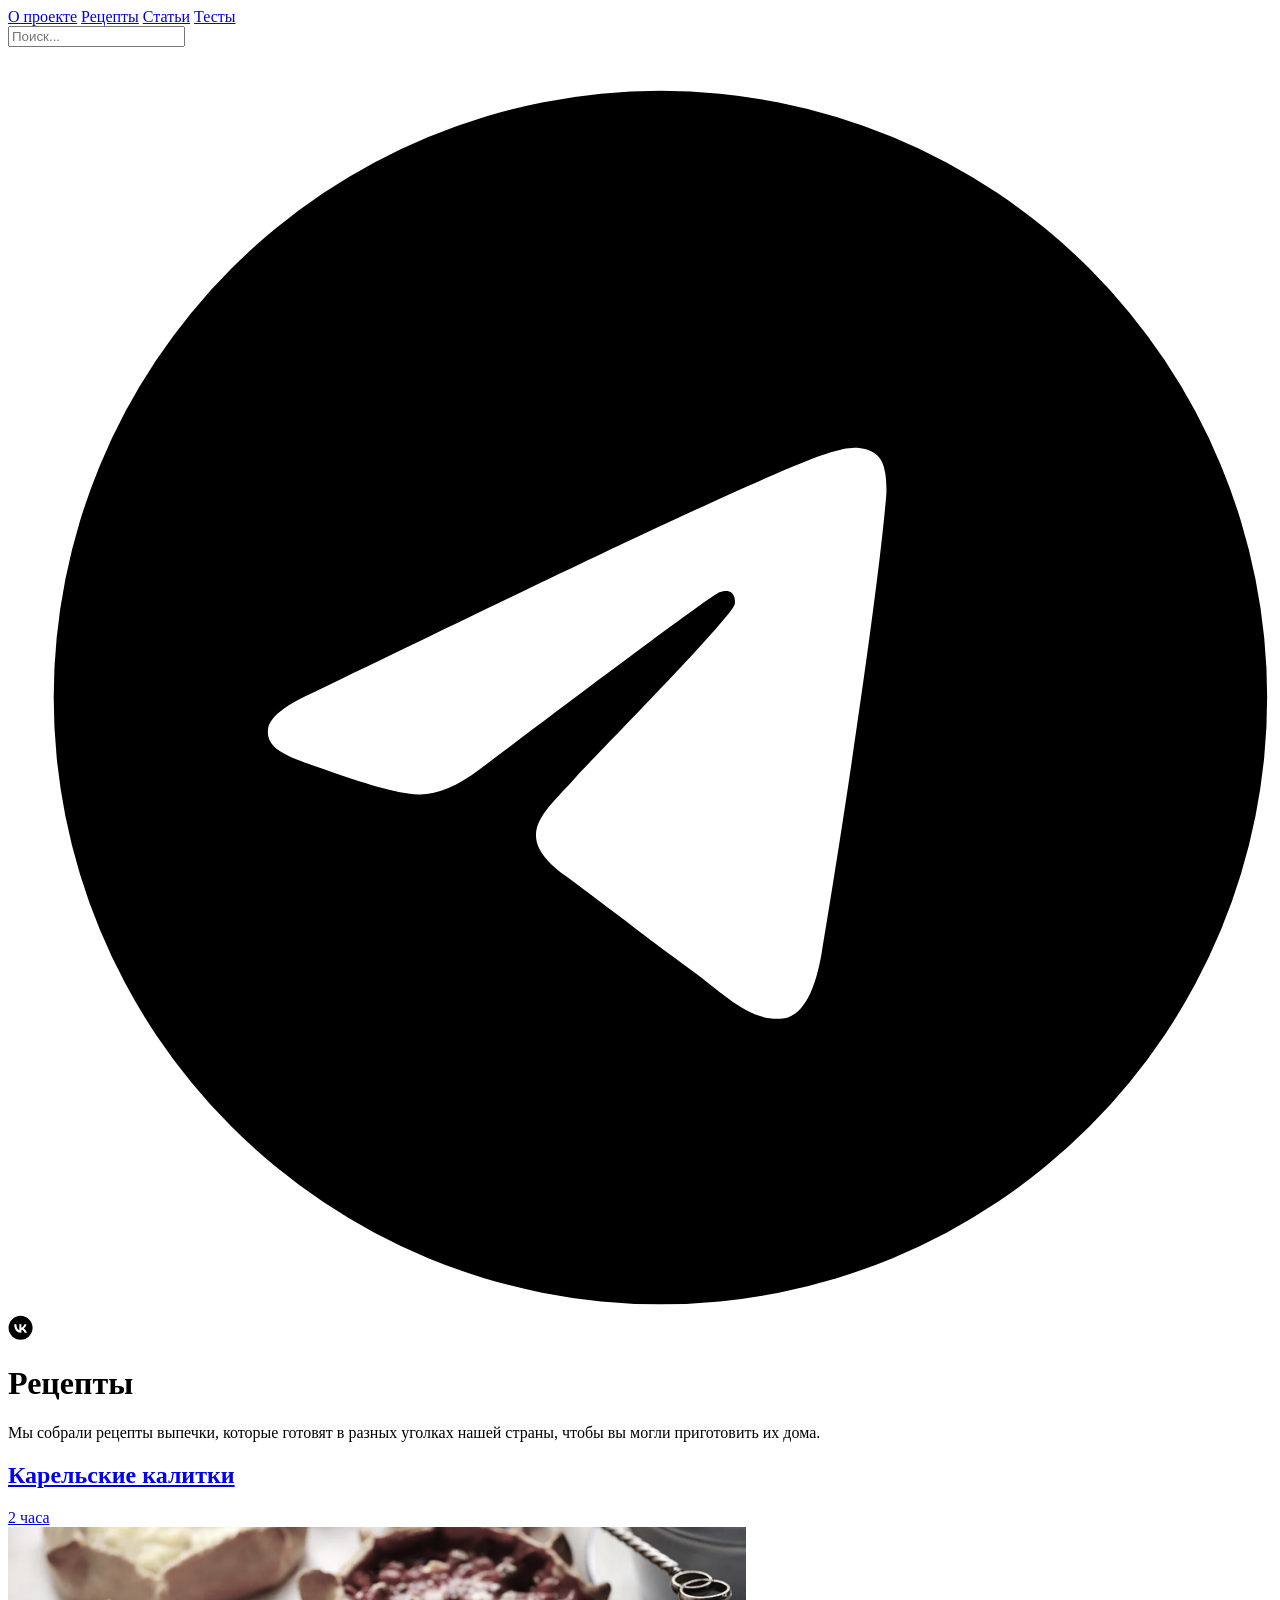
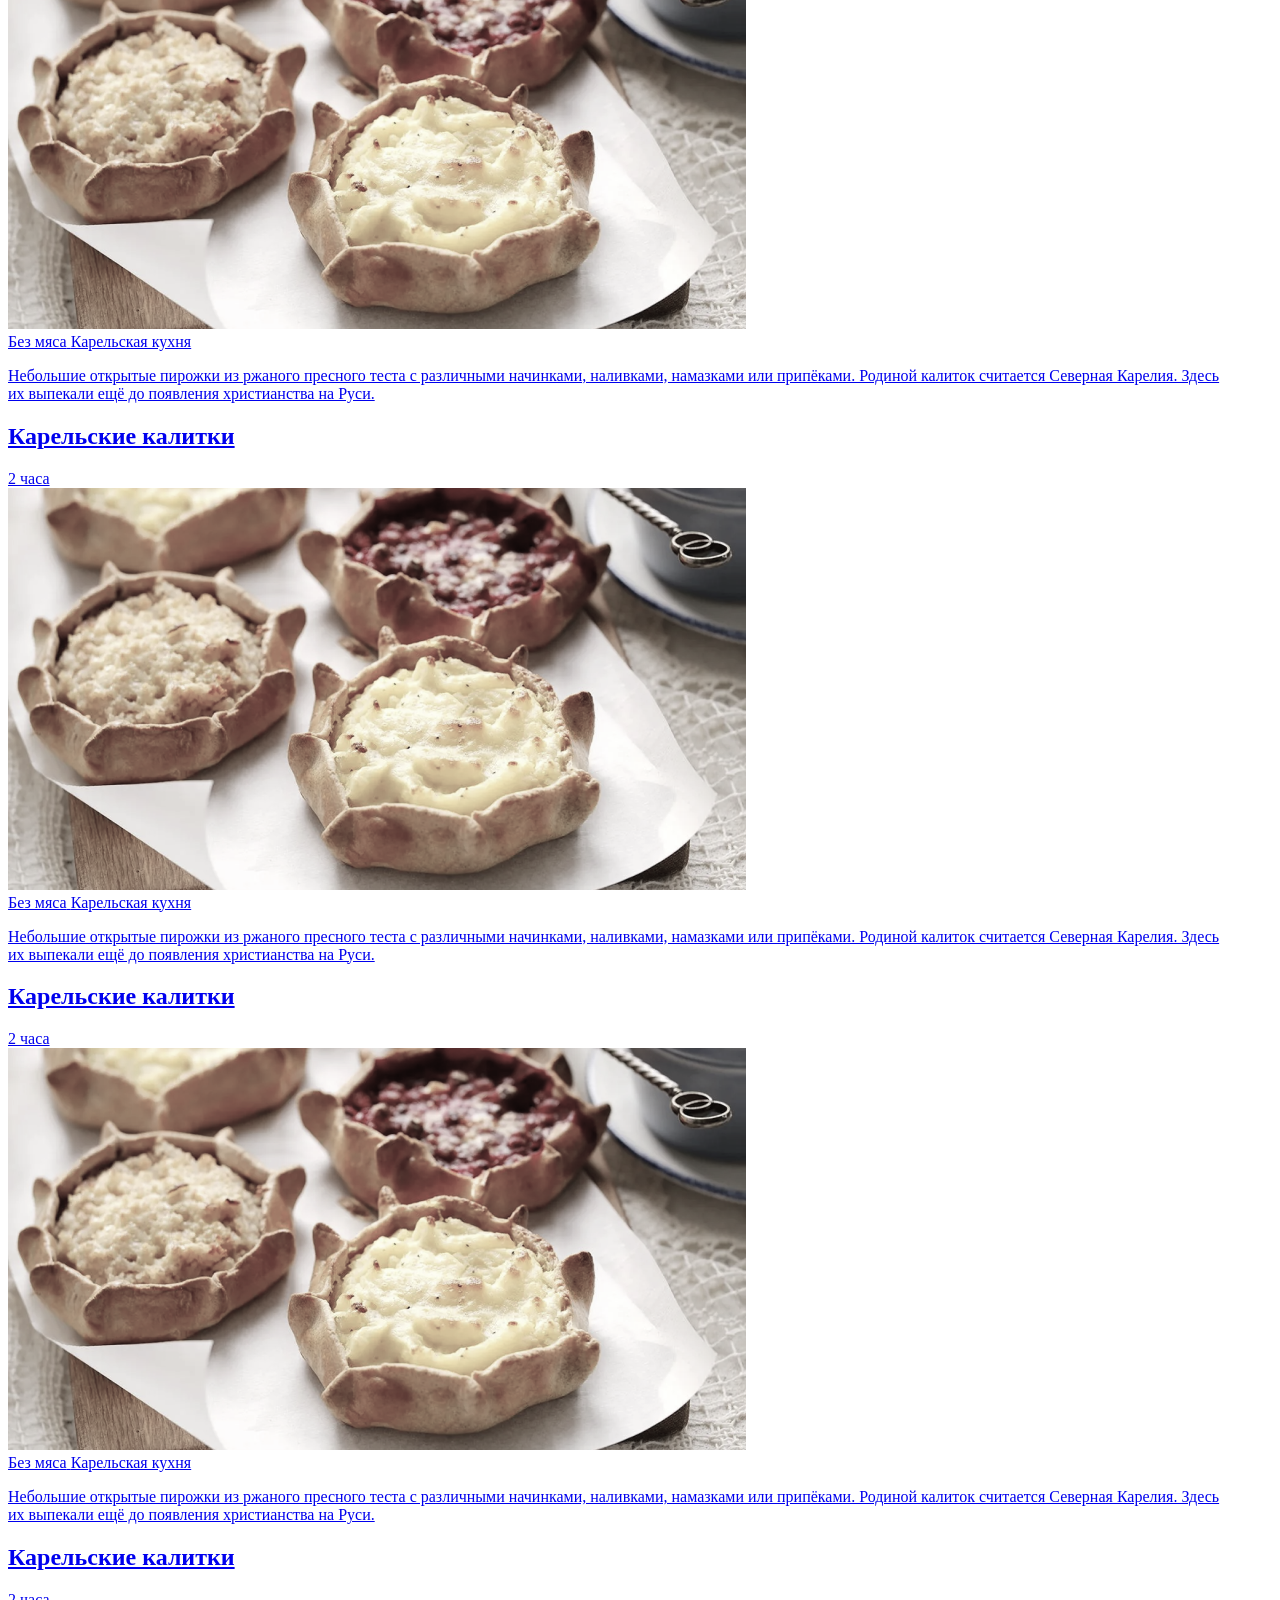
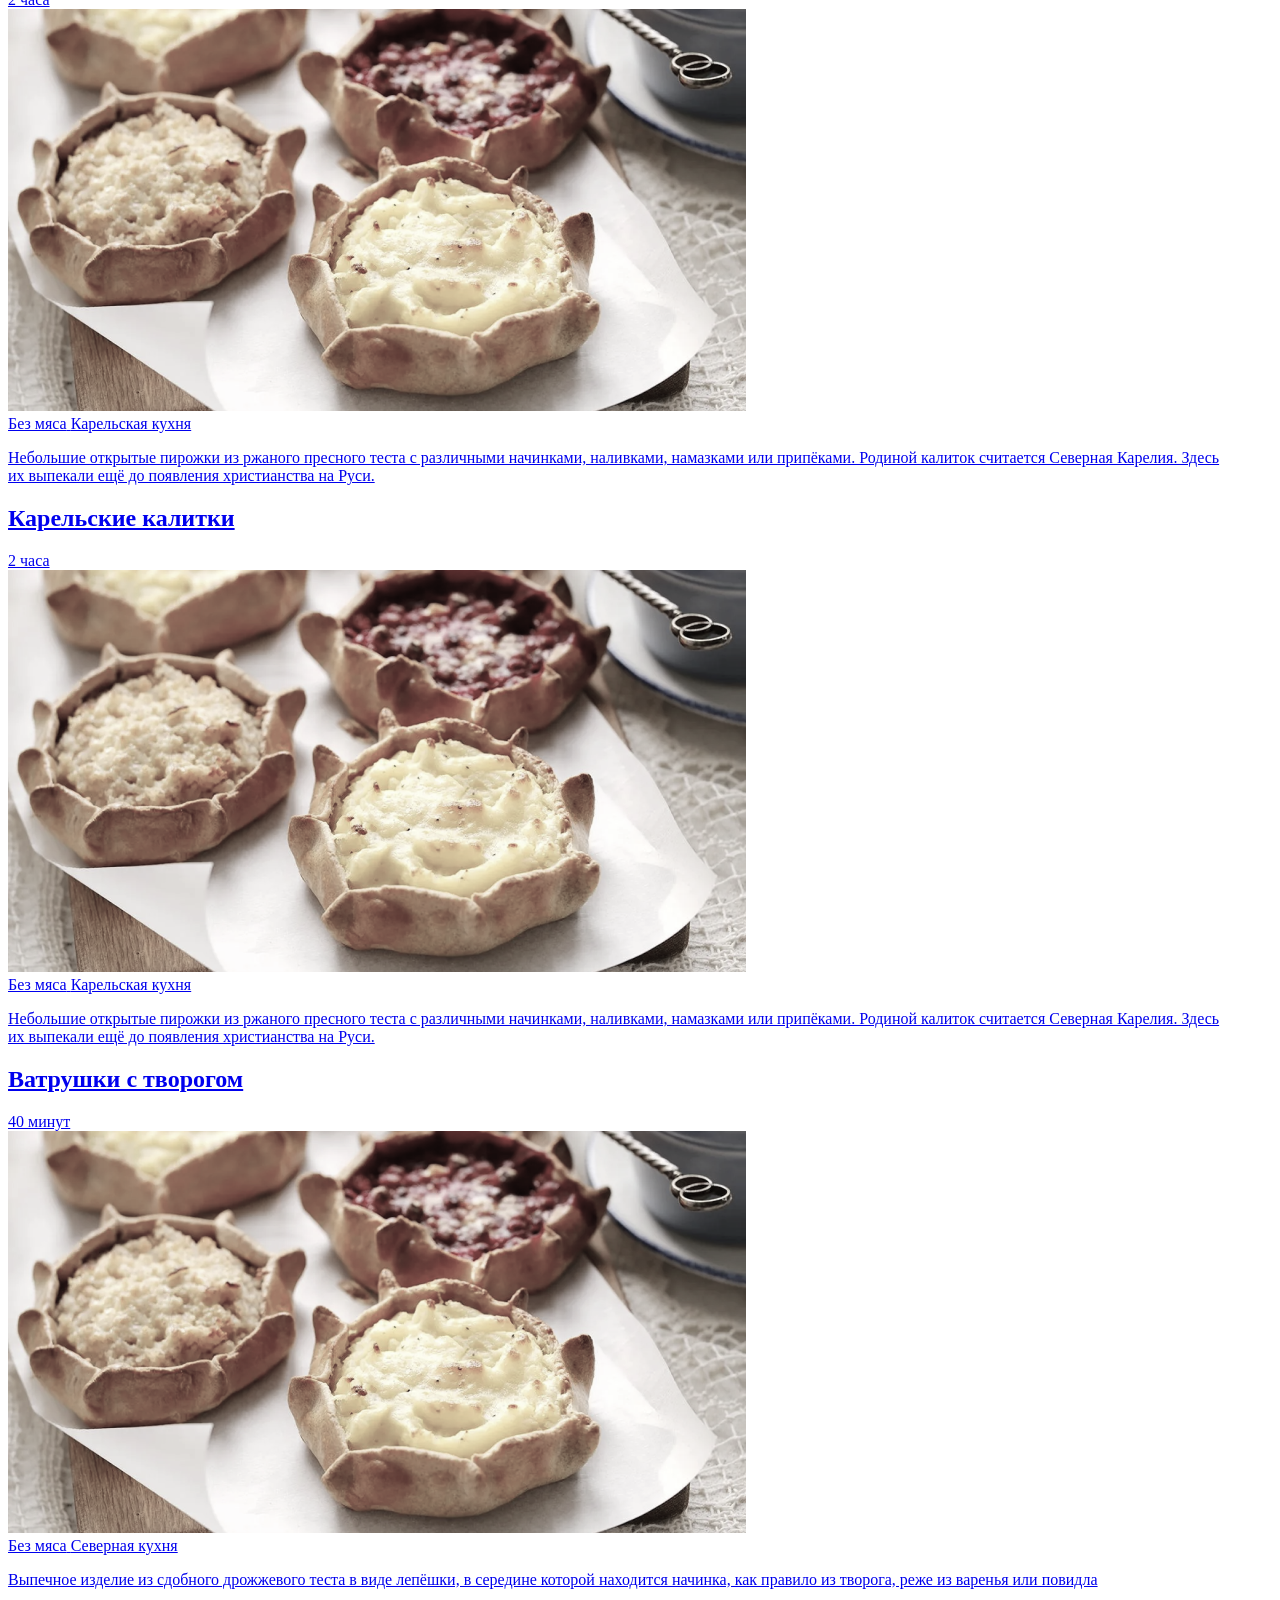
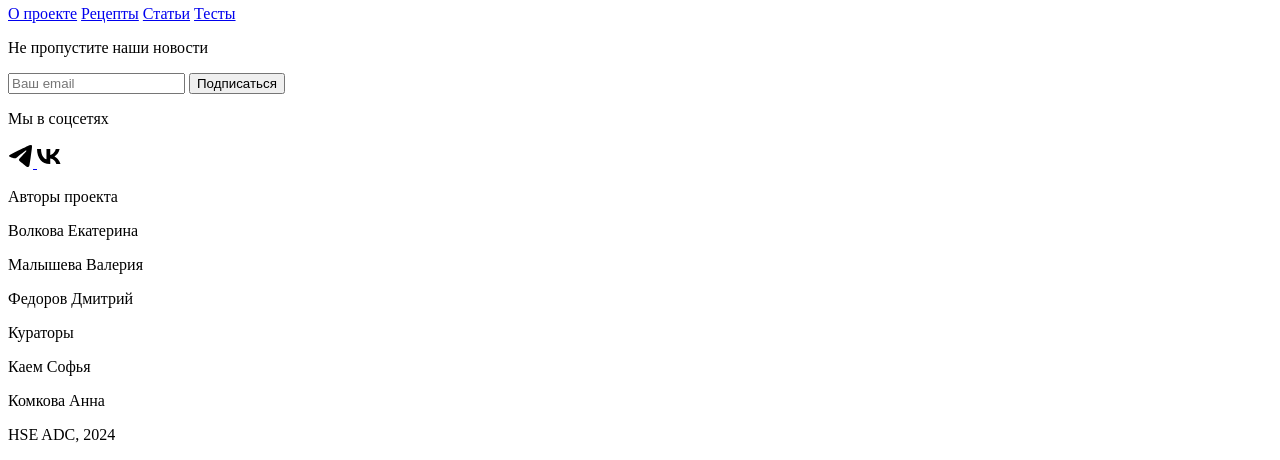
<file: src/recipes.html>
<!DOCTYPE html>
<html lang="ru">
  <head>
    <meta charset="UTF-8" />
    <meta name="viewport" content="width=device-width, initial-scale=1.0" />
    <meta property="og:title" content="Пекарка" />
    <meta
      property="og:description"
      content="Библиотека рецептов выпечки народов России"
    />
    <meta
      property="og:image"
      content="https://raw.githubusercontent.com/HSEADC/Kuzovok/refs/heads/mifikaji/src/images/meta_img.png"
    />
    <meta property="og:type" content="website" />
    <meta property="og:url" content="https://hseadc.github.io/Kuzovok/" />

    <meta property="twitter:card" content="summary_large_image" />
    <meta property="twitter:url" content="https://hseadc.github.io/Kuzovok/" />
    <meta property="twitter:title" content="Пекарка" />
    <meta
      property="twitter:description"
      content="Библиотека рецептов выпечки народов России"
    />
    <meta
      property="twitter:image"
      content="https://raw.githubusercontent.com/HSEADC/Kuzovok/refs/heads/mifikaji/src/images/meta_img.png"
    />

    <title>Рецепты</title>
    <link rel="icon" type="image/x-icon" href="images/favicons/favicon.ico" />
  </head>

  <body>
    <header>
      <a href="https://hseadc.github.io/Kuzovok/"><div class="logo"></div></a>
      <nav class="header_menu">
        <a class="menu_text" href="about.html">О проекте</a>
        <a class="menu_text" href="recipes.html">Рецепты</a>
        <a class="menu_text" href="articles.html">Статьи</a>
        <a class="menu_text" href="quizzes.html">Тесты</a>
        <form action="https://hseadc.github.io/Kuzovok/">
          <input type="text" placeholder="Поиск..." />
        </form>
        <div class="social_icons">
          <a href="https://t.me/+x4w3aILPXYRlMTEy" target="_blank" class="tg">
            <svg viewBox="0 0 25 25" xmlns="http://www.w3.org/2000/svg">
              <circle cx="12.9041" cy="12.8677" r="12" />
              <path
                fill-rule="evenodd"
                clip-rule="evenodd"
                d="M5.97714 12.7976C9.26085 11.2087 11.4469 10.153 12.5446 9.64079C15.6688 8.18784 16.3255 7.93697 16.7477 7.92651C16.8415 7.92651 17.0479 7.94742 17.1887 8.07285C17.3013 8.17738 17.3294 8.31327 17.3482 8.4178C17.3669 8.52233 17.3857 8.74184 17.3669 8.90909C17.1981 10.8951 16.4663 15.7139 16.091 17.93C15.9315 18.8707 15.6219 19.1843 15.3216 19.2157C14.6649 19.2784 14.1677 18.7348 13.5391 18.2749C12.5446 17.5537 11.991 17.1042 11.0247 16.3934C9.90821 15.5781 10.6306 15.1286 11.2686 14.3969C11.4375 14.2087 14.3178 11.2819 14.3741 11.0206C14.3834 10.9892 14.3834 10.8638 14.3178 10.8011C14.2521 10.7383 14.1583 10.7593 14.0832 10.7802C13.98 10.8011 12.4038 11.9718 9.33591 14.2819C8.88557 14.6268 8.48214 14.7941 8.11624 14.7836C7.71281 14.7732 6.94349 14.5328 6.3618 14.3237C5.65815 14.0728 5.09523 13.9369 5.14214 13.4979C5.17028 13.268 5.45174 13.038 5.97714 12.7976Z"
                fill="white"
              />
            </svg>
          </a>
          <a href="https://vk.com/club228014997" target="_blank" class="vk">
            <svg
              width="25"
              height="25"
              viewBox="0 0 25 25"
              xmlns="http://www.w3.org/2000/svg"
            >
              <circle cx="12.5669" cy="12.8677" r="12" />
              <path
                d="M13.1345 17.809C8.79337 17.809 6.31729 14.6293 6.21411 9.33838H8.38864C8.46006 13.2218 10.0631 14.8667 11.3329 15.2059V9.33838H13.3805V12.6876C14.6345 12.5434 15.9517 11.0172 16.3961 9.33838H18.4437C18.1025 11.4073 16.674 12.9335 15.6581 13.5609C16.674 14.0697 18.301 15.4009 18.92 17.809H16.666C16.1819 16.1979 14.9757 14.9515 13.3805 14.7819V17.809H13.1345Z"
                fill="white"
              />
            </svg>
          </a>
        </div>
      </nav>
    </header>

    <div class="recipes">
      <div class="category">
        <h1 class="category_name">Рецепты</h1>
        <p class="category_description">
          Мы собрали рецепты выпечки, которые готовят в разных уголках нашей
          страны, чтобы вы могли приготовить их дома.
        </p>
      </div>
      <div class="recipe_cards">
        <a class="card" href="karelskie-kalitki.html">
          <div class="recipe_card_top">
            <div class="card_name_container">
              <h2 class="card_name">Карельские калитки</h2>
              <span class="timer" title="Время приготовления">2 часа</span>
            </div>
            <img
              class="card_recipe_image"
              src="images/karelskiye-kalitki.webp"
              alt="Карельские калитки"
            />
          </div>
          <div class="recipe_card_bottom">
            <div class="keywords">
              <span class="keyword">Без мяса</span>
              <span class="keyword">Карельская кухня</span>
            </div>
            <p class="card_description">
              Небольшие открытые пирожки из ржаного пресного теста с различными
              начинками, наливками, намазками или припёками. Родиной калиток
              считается Северная Карелия. Здесь их выпекали ещё до появления
              христианства на Руси.
            </p>
          </div>
        </a>
        <a class="card" href="karelskie-kalitki.html">
          <div class="recipe_card_top">
            <div class="card_name_container">
              <h2 class="card_name">Карельские калитки</h2>
              <span class="timer" title="Время приготовления">2 часа</span>
            </div>
            <img
              class="card_recipe_image"
              src="images/karelskiye-kalitki.webp"
              alt="Карельские калитки"
            />
          </div>
          <div class="recipe_card_bottom">
            <div class="keywords">
              <span class="keyword">Без мяса</span>
              <span class="keyword">Карельская кухня</span>
            </div>
            <p class="card_description">
              Небольшие открытые пирожки из ржаного пресного теста с различными
              начинками, наливками, намазками или припёками. Родиной калиток
              считается Северная Карелия. Здесь их выпекали ещё до появления
              христианства на Руси.
            </p>
          </div>
        </a>
        <a class="card" href="karelskie-kalitki.html">
          <div class="recipe_card_top">
            <div class="card_name_container">
              <h2 class="card_name">Карельские калитки</h2>
              <span class="timer" title="Время приготовления">2 часа</span>
            </div>
            <img
              class="card_recipe_image"
              src="images/karelskiye-kalitki.webp"
              alt="Карельские калитки"
            />
          </div>
          <div class="recipe_card_bottom">
            <div class="keywords">
              <span class="keyword">Без мяса</span>
              <span class="keyword">Карельская кухня</span>
            </div>
            <p class="card_description">
              Небольшие открытые пирожки из ржаного пресного теста с различными
              начинками, наливками, намазками или припёками. Родиной калиток
              считается Северная Карелия. Здесь их выпекали ещё до появления
              христианства на Руси.
            </p>
          </div>
        </a>
        <a class="card" href="karelskie-kalitki.html">
          <div class="recipe_card_top">
            <div class="card_name_container">
              <h2 class="card_name">Карельские калитки</h2>
              <span class="timer" title="Время приготовления">2 часа</span>
            </div>
            <img
              class="card_recipe_image"
              src="images/karelskiye-kalitki.webp"
              alt="Карельские калитки"
            />
          </div>
          <div class="recipe_card_bottom">
            <div class="keywords">
              <span class="keyword">Без мяса</span>
              <span class="keyword">Карельская кухня</span>
            </div>
            <p class="card_description">
              Небольшие открытые пирожки из ржаного пресного теста с различными
              начинками, наливками, намазками или припёками. Родиной калиток
              считается Северная Карелия. Здесь их выпекали ещё до появления
              христианства на Руси.
            </p>
          </div>
        </a>
        <a class="card" href="karelskie-kalitki.html">
          <div class="recipe_card_top">
            <div class="card_name_container">
              <h2 class="card_name">Карельские калитки</h2>
              <span class="timer" title="Время приготовления">2 часа</span>
            </div>
            <img
              class="card_recipe_image"
              src="images/karelskiye-kalitki.webp"
              alt="Карельские калитки"
            />
          </div>
          <div class="recipe_card_bottom">
            <div class="keywords">
              <span class="keyword">Без мяса</span>
              <span class="keyword">Карельская кухня</span>
            </div>
            <p class="card_description">
              Небольшие открытые пирожки из ржаного пресного теста с различными
              начинками, наливками, намазками или припёками. Родиной калиток
              считается Северная Карелия. Здесь их выпекали ещё до появления
              христианства на Руси.
            </p>
          </div>
        </a>
        <a class="card" href="karelskie-kalitki.html">
          <div class="recipe_card_top">
            <div class="card_name_container">
              <h2 class="card_name">Ватрушки с творогом</h2>
              <span class="timer" title="Время приготовления">40 минут</span>
            </div>
            <img
              class="card_recipe_image"
              src="images/karelskiye-kalitki.webp"
              alt="Ватрушки с творогом"
            />
          </div>
          <div class="recipe_card_bottom">
            <div class="keywords">
              <span class="keyword">Без мяса</span>
              <span class="keyword">Северная кухня</span>
            </div>
            <p class="card_description">
              Выпечное изделие из сдобного дрожжевого теста в виде лепёшки,
              в середине которой находится начинка, как правило из творога, реже
              из варенья или повидла
            </p>
          </div>
        </a>
      </div>
    </div>

    <footer>
      <div class="footer_top">
        <div class="logo"></div>
        <div class="footer_menu">
          <a
            class="footer_menu_item"
            href="https://hseadc.github.io/Kuzovok/about.html"
            >О проекте</a
          >
          <a
            class="footer_menu_item"
            href="https://hseadc.github.io/Kuzovok/recipes.html"
            >Рецепты</a
          >
          <a
            class="footer_menu_item"
            href="https://hseadc.github.io/Kuzovok/articles.html"
            >Статьи</a
          >
          <a
            class="footer_menu_item"
            href="https://hseadc.github.io/Kuzovok/quizzes.html"
            >Тесты</a
          >
        </div>
        <form class="email_form">
          <p>Не пропустите наши новости</p>
          <input type="email" placeholder="Ваш email" class="email_input" />
          <button class="email_submit">Подписаться</button>
        </form>
        <div class="footer_social_contaner">
          <p>Мы в соцсетях</p>
          <div class="footer_social_icons">
            <a href="https://t.me/+x4w3aILPXYRlMTEy" target="_blank" class="tg">
              <svg
                width="25"
                height="24"
                viewBox="0 0 25 24"
                xmlns="http://www.w3.org/2000/svg"
              >
                <path
                  fill-rule="evenodd"
                  clip-rule="evenodd"
                  d="M2.57478 10.4884C8.74753 7.39348 12.8568 5.33698 14.9203 4.33927C20.7932 1.50904 22.0278 1.02036 22.8214 1C22.9978 1 23.3858 1.04072 23.6503 1.28506C23.8619 1.48867 23.9148 1.75337 23.9501 1.95699C23.9854 2.1606 24.0207 2.58819 23.9854 2.91397C23.6679 6.78264 22.2923 16.1693 21.5868 20.4859C21.287 22.3184 20.705 22.9292 20.1407 22.9903C18.9061 23.1125 17.9714 22.0537 16.7897 21.1578C14.9203 19.7529 13.8797 18.8773 12.0632 17.4927C9.96444 15.9046 11.3224 15.029 12.5217 13.6037C12.8392 13.2372 18.2536 7.53601 18.3594 7.02698C18.377 6.9659 18.377 6.72156 18.2536 6.59939C18.1301 6.47722 17.9537 6.51794 17.8126 6.55867C17.6186 6.59939 14.6557 8.87987 8.88862 13.3797C8.04207 14.0517 7.2837 14.3774 6.59588 14.3571C5.83752 14.3367 4.39133 13.8684 3.29787 13.4612C1.97514 12.9725 0.916957 12.7078 1.00514 11.8526C1.05805 11.4047 1.58714 10.9567 2.57478 10.4884Z"
                />
              </svg>
            </a>
            <a href="https://vk.com/club228014997" target="_blank" class="vk">
              <svg
                width="25"
                height="24"
                viewBox="0 0 25 24"
                xmlns="http://www.w3.org/2000/svg"
              >
                <path
                  d="M12.7995 19.9545C4.77043 19.9545 0.19083 14.341 0 5H4.02187C4.15397 11.856 7.11893 14.7601 9.46744 15.3589V5H13.2546V10.9129C15.5737 10.6584 18.01 7.96396 18.8321 5H22.6192C21.988 8.65257 19.3459 11.3471 17.4671 12.4548C19.3459 13.353 22.3551 15.7032 23.5 19.9545H19.3312C18.4358 17.1103 16.2049 14.9098 13.2546 14.6104V19.9545H12.7995Z"
                />
              </svg>
            </a>
          </div>
        </div>
      </div>
      <div class="footer_bottom">
        <div class="footer_authors">
          <div class="authors_block">
            <p class="label">Авторы проекта</p>
            <div class="names">
              <p>Волкова Екатерина</p>
              <p>Малышева Валерия</p>
              <p>Федоров Дмитрий</p>
            </div>
          </div>
          <div class="authors_block">
            <p class="label">Кураторы</p>
            <div class="names">
              <p>Каем Софья</p>
              <p>Комкова Анна</p>
            </div>
          </div>
        </div>

        <p>HSE ADC, 2024</p>
      </div>
    </footer>
  </body>
</html>
</file>
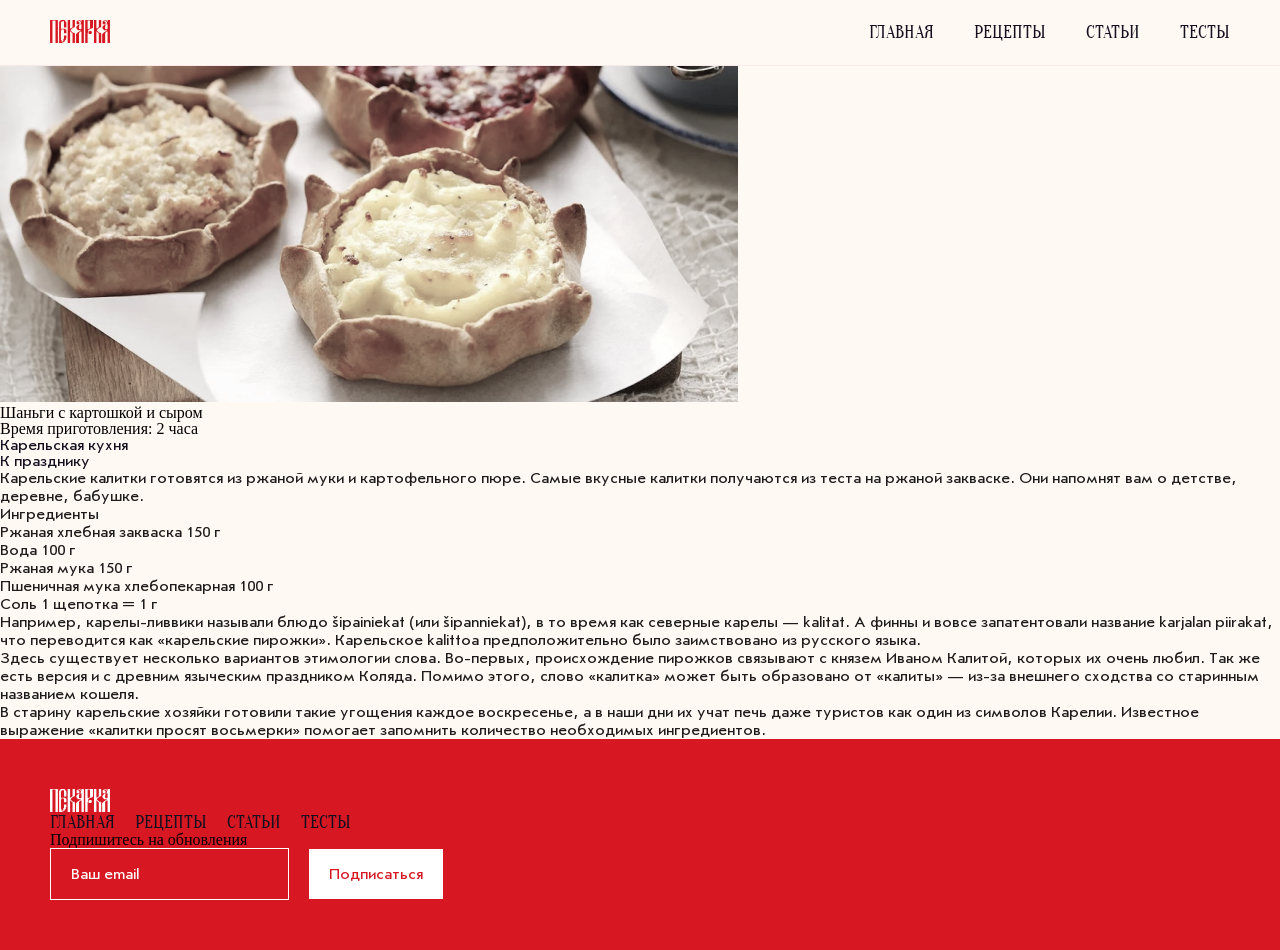
<file: docs/recipes/karelskie-kalitki.html>
<!doctype html><html lang="ru"><head><meta charset="UTF-8"/><meta name="viewport" content="width=device-width,initial-scale=1"/><meta property="og:title" content="Кузовок"/><meta property="og:description" content="Библиотека рецептов выпечки народов России"/><meta property="og:image" content="https://raw.githubusercontent.com/HSEADC/Kuzovok/refs/heads/mifikaji/src/images/meta_img.png"/><meta property="og:type" content="website"/><meta property="og:url" content="https://hseadc.github.io/Kuzovok/"/><meta property="twitter:card" content="summary_large_image"/><meta property="twitter:url" content="https://hseadc.github.io/Kuzovok/"/><meta property="twitter:title" content="Кузовок"/><meta property="twitter:description" content="Библиотека рецептов выпечки народов России"/><meta property="twitter:image" content="https://raw.githubusercontent.com/HSEADC/Kuzovok/refs/heads/mifikaji/src/images/meta_img.png"/><title>Шаньги с картошкой и сыром</title><link rel="icon" type="image/x-icon" href="https://hseadc.github.io/Kuzovok/4a6ae3d791d121ffd758.ico"/><script defer="defer" src="../index.418462b433e9b6180a39.js"></script><link href="../index.456ad24e8e729c92b912.css" rel="stylesheet"></head><body><header><div class="logo"></div><div class="header_menu"><a class="menu_text" href="/index.html">Главная</a> <a class="menu_text" href="/recipes.html">Рецепты</a> <a class="menu_text" href="/articles.html">Статьи</a> <a class="menu_text" href="/quizzes.html">Тесты</a></div></header><section class="recipes_contaner"><img class="recipes_contaner_cover" src="../c176aebde899a4cd4fdc.webp" alt=""><h4>Шаньги с картошкой и сыром</h4><span class="сooking-time">Время приготовления: 2 часа</span><div class="keywords"><span class="keyword">Карельская кухня</span> <span class="keyword">К празднику</span></div><p>Карельские калитки готовятся из ржаной муки и картофельного пюре. Самые вкусные калитки получаются из теста на ржаной закваске. Они напомнят вам о детстве, деревне, бабушке.</p><div class="ingredients_container"><p class="ingredients_container_title">Ингредиенты</p><p>Ржаная хлебная закваска 150 г</p><p>Вода 100 г</p><p>Ржаная мука 150 г</p><p>Пшеничная мука хлебопекарная 100 г</p><p>Соль 1 щепотка = 1 г</p></div><p>Например, карелы-ливвики называли блюдо šipainiekat (или šipanniekat), в то время как северные карелы — kalitat. А финны и вовсе запатентовали название karjalan piirakat, что переводится как «карельские пирожки». Карельское kalittoa предположительно было заимствовано из русского языка.</p><p>Здесь существует несколько вариантов этимологии слова. Во-первых, происхождение пирожков связывают с князем Иваном Калитой, которых их очень любил. Так же есть версия и с древним языческим праздником Коляда. Помимо этого, слово «калитка» может быть образовано от «калиты» — из-за внешнего сходства со старинным названием кошеля.</p><p>В старину карельские хозяйки готовили такие угощения каждое воскресенье, а в наши дни их учат печь даже туристов как один из символов Карелии. Известное выражение «калитки просят восьмерки» помогает запомнить количество необходимых ингредиентов.</p></section><footer><div class="logo"></div><div class="footer_menu"><a class="menu_text" href="/index.html">Главная</a> <a class="menu_text" href="/recipes.html">Рецепты</a> <a class="menu_text" href="/articles.html">Статьи</a> <a class="menu_text" href="/quizzes.html">Тесты</a></div><div class="email_form"><h5>Подпишитесь на обновления</h5><input type="email" placeholder="Ваш email" class="email_input"/> <button class="email_submit">Подписаться</button></div></footer></body></html>
</file>
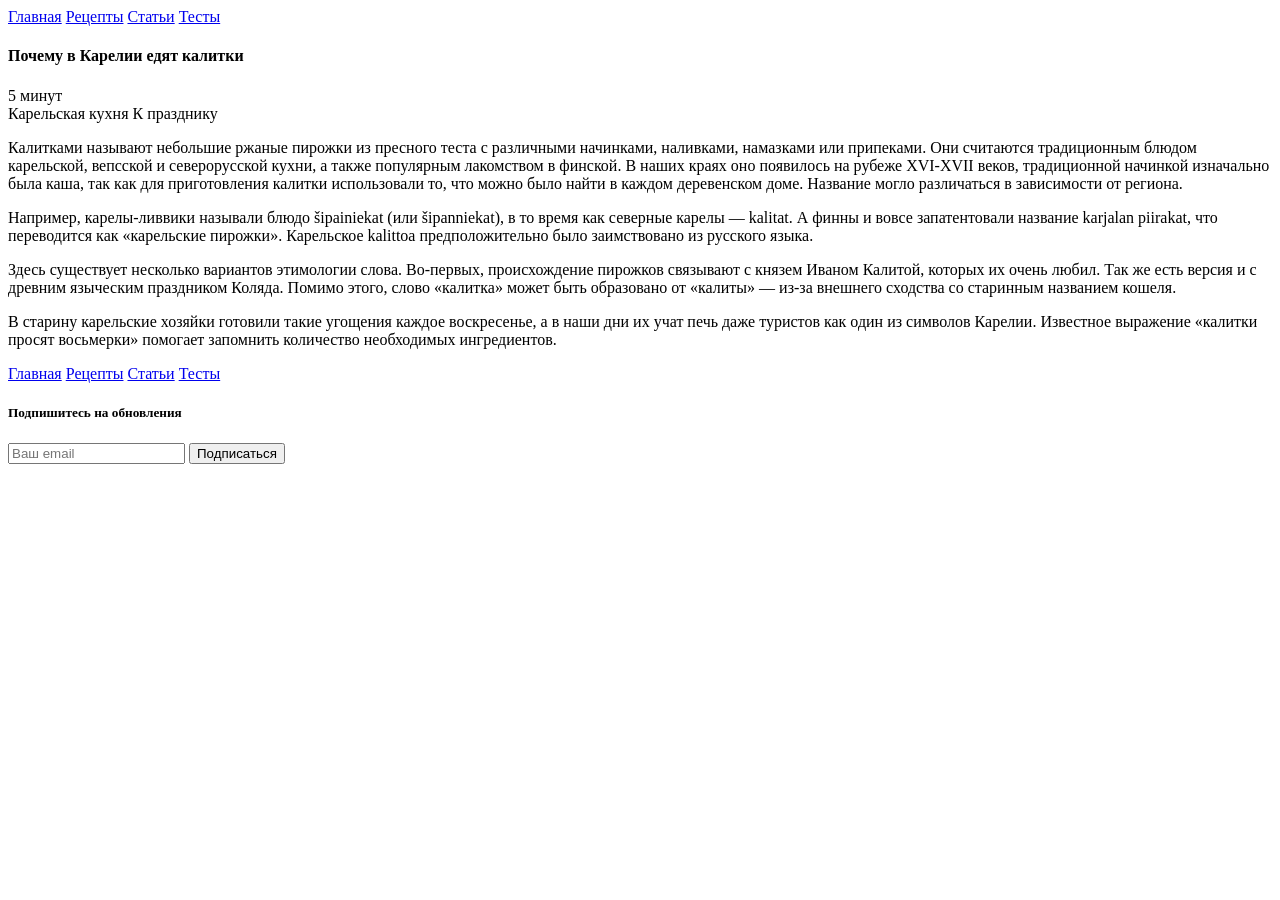
<file: src/articles/pochemu-v-karelii-yedyat-kalitki.html>
<!DOCTYPE html>
<html lang="ru">
  <head>
    <meta charset="UTF-8" />
    <meta name="viewport" content="width=device-width, initial-scale=1.0" />
    <meta property="og:title" content="Кузовок" />
    <meta
      property="og:description"
      content="Библиотека рецептов выпечки народов России"
    />
    <meta
      property="og:image"
      content="https://raw.githubusercontent.com/HSEADC/Kuzovok/refs/heads/mifikaji/src/images/meta_img.png"
    />
    <meta property="og:type" content="website" />
    <meta property="og:url" content="https://hseadc.github.io/Kuzovok/" />

    <meta property="twitter:card" content="summary_large_image" />
    <meta property="twitter:url" content="https://hseadc.github.io/Kuzovok/" />
    <meta property="twitter:title" content="Кузовок" />
    <meta
      property="twitter:description"
      content="Библиотека рецептов выпечки народов России"
    />
    <meta
      property="twitter:image"
      content="https://raw.githubusercontent.com/HSEADC/Kuzovok/refs/heads/mifikaji/src/images/meta_img.png"
    />

    <title>Почему в Карелии едят калитки</title>
    <link rel="icon" type="image/x-icon" href="https://hseadc.github.io/Kuzovok/4a6ae3d791d121ffd758.ico" />
  </head>

  <body>
    <header>
      <div class="logo"></div>
      <div class="header_menu">
        <a class="menu_text" href="https://hseadc.github.io/Kuzovok/">Главная</a>
        <a class="menu_text" href="https://hseadc.github.io/Kuzovok/recipes.html">Рецепты</a>
        <a class="menu_text" href="https://hseadc.github.io/Kuzovok/articles.html">Статьи</a>
        <a class="menu_text" href="https://hseadc.github.io/Kuzovok/quizzes.html">Тесты</a>
      </div>
    </header>
    <section class="articles_contaner">
      <h4>Почему в Карелии едят калитки</h4>
      <span class="reading-time">5 минут</span>
      <div class="keywords">
            <span class="keyword">Карельская кухня</span>
            <span class="keyword">К празднику</span>
          </div>
      <p>Калитками называют небольшие ржаные пирожки из пресного теста с различными начинками, наливками, намазками или припеками. Они считаются традиционным блюдом карельской, вепсской и северорусской кухни, а также популярным лакомством в финской. В наших краях оно появилось на рубеже XVI-XVII веков, традиционной начинкой изначально была каша, так как для приготовления калитки использовали то, что можно было найти в каждом деревенском доме. Название могло различаться в зависимости от региона.</p>
    <p>Например, карелы-ливвики называли блюдо šipainiekat (или šipanniekat), в то время как северные карелы — kalitat. А финны и вовсе запатентовали название karjalan piirakat, что переводится как «карельские пирожки». Карельское kalittoa предположительно было заимствовано из русского языка.</p>  
    <p>Здесь существует несколько вариантов этимологии слова. Во-первых, происхождение пирожков связывают с князем Иваном Калитой, которых их очень любил. Так же есть версия и с древним языческим праздником Коляда. Помимо этого, слово «калитка» может быть образовано от «калиты» — из-за внешнего сходства со старинным названием кошеля.</p>
      <p>В старину карельские хозяйки готовили такие угощения каждое воскресенье, а в наши дни их учат печь даже туристов как один из символов Карелии. Известное выражение «калитки просят восьмерки» помогает запомнить количество необходимых ингредиентов.</p>
  </div>
    </section>

    <footer>
      <div class="logo"></div>
      <div class="footer_menu">
        <a class="menu_text" href="https://hseadc.github.io/Kuzovok/">Главная</a>
        <a class="menu_text" href="https://hseadc.github.io/Kuzovok/recipes.html">Рецепты</a>
        <a class="menu_text" href="https://hseadc.github.io/Kuzovok/articles.html">Статьи</a>
        <a class="menu_text" href="https://hseadc.github.io/Kuzovok/quizzes.html">Тесты</a>
      </div>
      <div class="email_form">
        <h5>Подпишитесь на обновления</h5>
        <input type="email" placeholder="Ваш email" class="email_input" />
        <button class="email_submit">Подписаться</button>
      </div>
    </footer>
  </body>
</html>
</file>
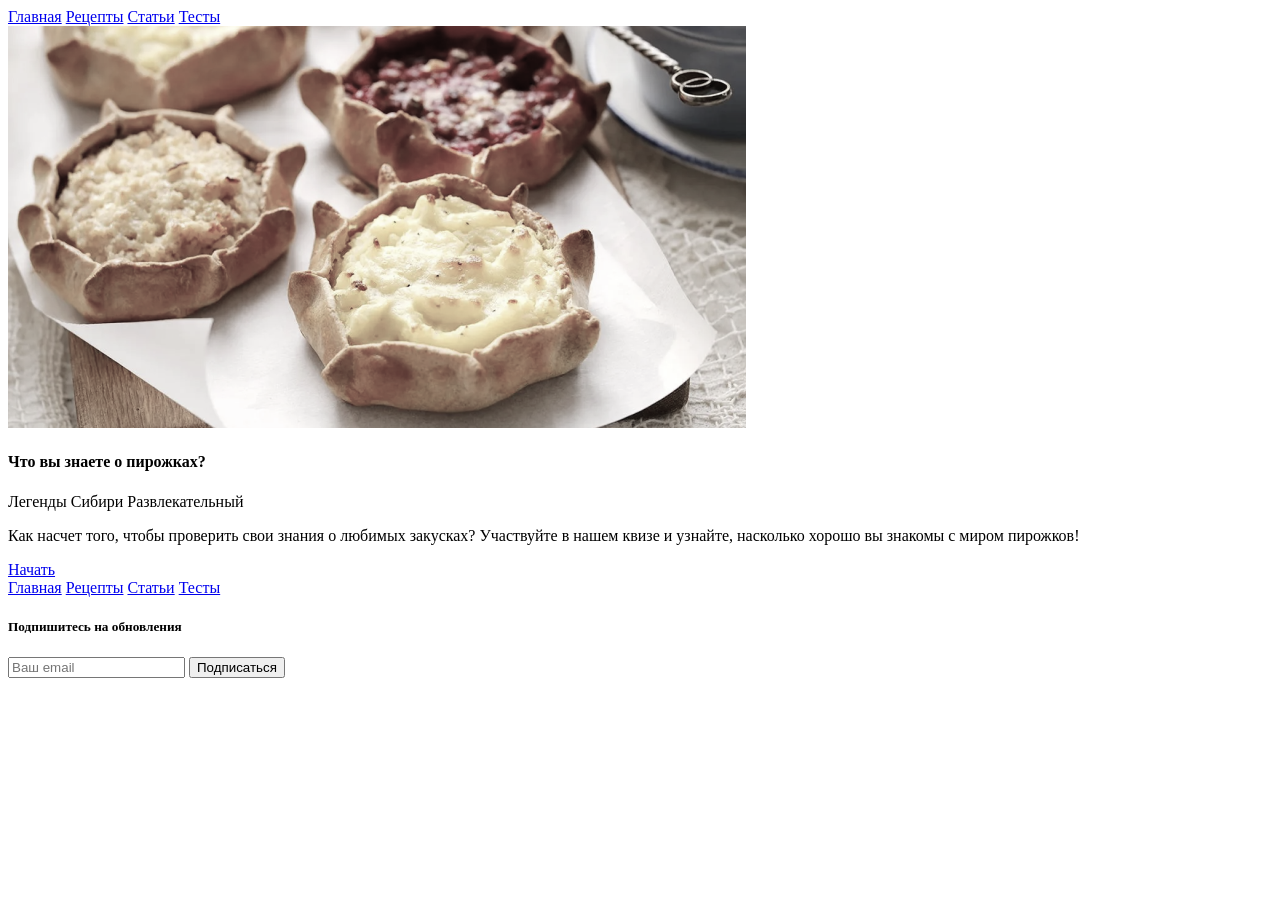
<file: src/quizzes/what-do-you-know-about-pies.html>
<!DOCTYPE html>
<html lang="ru">
  <head>
    <meta charset="UTF-8" />
    <meta name="viewport" content="width=device-width, initial-scale=1.0" />
    <meta property="og:title" content="Кузовок" />
    <meta
      property="og:description"
      content="Библиотека рецептов выпечки народов России"
    />
    <meta
      property="og:image"
      content="https://raw.githubusercontent.com/HSEADC/Kuzovok/refs/heads/mifikaji/src/images/meta_img.png"
    />
    <meta property="og:type" content="website" />
    <meta property="og:url" content="https://hseadc.github.io/Kuzovok/" />

    <meta property="twitter:card" content="summary_large_image" />
    <meta property="twitter:url" content="https://hseadc.github.io/Kuzovok/" />
    <meta property="twitter:title" content="Кузовок" />
    <meta
      property="twitter:description"
      content="Библиотека рецептов выпечки народов России"
    />
    <meta
      property="twitter:image"
      content="https://raw.githubusercontent.com/HSEADC/Kuzovok/refs/heads/mifikaji/src/images/meta_img.png"
    />

    <title>Что вы знаете о пирожках?</title>
    <link
      rel="icon"
      type="image/x-icon"
      href="https://hseadc.github.io/Kuzovok/4a6ae3d791d121ffd758.ico"
    />
  </head>

  <body>
    <header>
      <div class="logo"></div>
      <div class="header_menu">
        <a class="menu_text" href="https://hseadc.github.io/Kuzovok/"
          >Главная</a
        >
        <a
          class="menu_text"
          href="https://hseadc.github.io/Kuzovok/recipes.html"
          >Рецепты</a
        >
        <a
          class="menu_text"
          href="https://hseadc.github.io/Kuzovok/articles.html"
          >Статьи</a
        >
        <a
          class="menu_text"
          href="https://hseadc.github.io/Kuzovok/quizzes.html"
          >Тесты</a
        >
      </div>
    </header>
    <section class="test_contaner">
      <img class="test_contaner_cover" src="../images/recipe_img.webp" alt="" />
      <h4>Что вы знаете о пирожках?</h4>
      <div class="keywords">
        <span class="keyword">Легенды Сибири</span>
        <span class="keyword">Развлекательный</span>
      </div>
      <p class="test_contaner_description">
        Как насчет того, чтобы проверить свои знания о любимых закусках?
        Участвуйте в нашем квизе и узнайте, насколько хорошо вы знакомы с миром
        пирожков!
      </p>
      <a class="test_contaner_btn" href="#">Начать</a>
    </section>

    <footer>
      <div class="logo"></div>
      <div class="footer_menu">
        <a class="menu_text" href="https://hseadc.github.io/Kuzovok/"
          >Главная</a
        >
        <a
          class="menu_text"
          href="https://hseadc.github.io/Kuzovok/recipes.html"
          >Рецепты</a
        >
        <a
          class="menu_text"
          href="https://hseadc.github.io/Kuzovok/articles.html"
          >Статьи</a
        >
        <a
          class="menu_text"
          href="https://hseadc.github.io/Kuzovok/quizzes.html"
          >Тесты</a
        >
      </div>
      <div class="email_form">
        <h5>Подпишитесь на обновления</h5>
        <input type="email" placeholder="Ваш email" class="email_input" />
        <button class="email_submit">Подписаться</button>
      </div>
    </footer>
  </body>
</html>
</file>
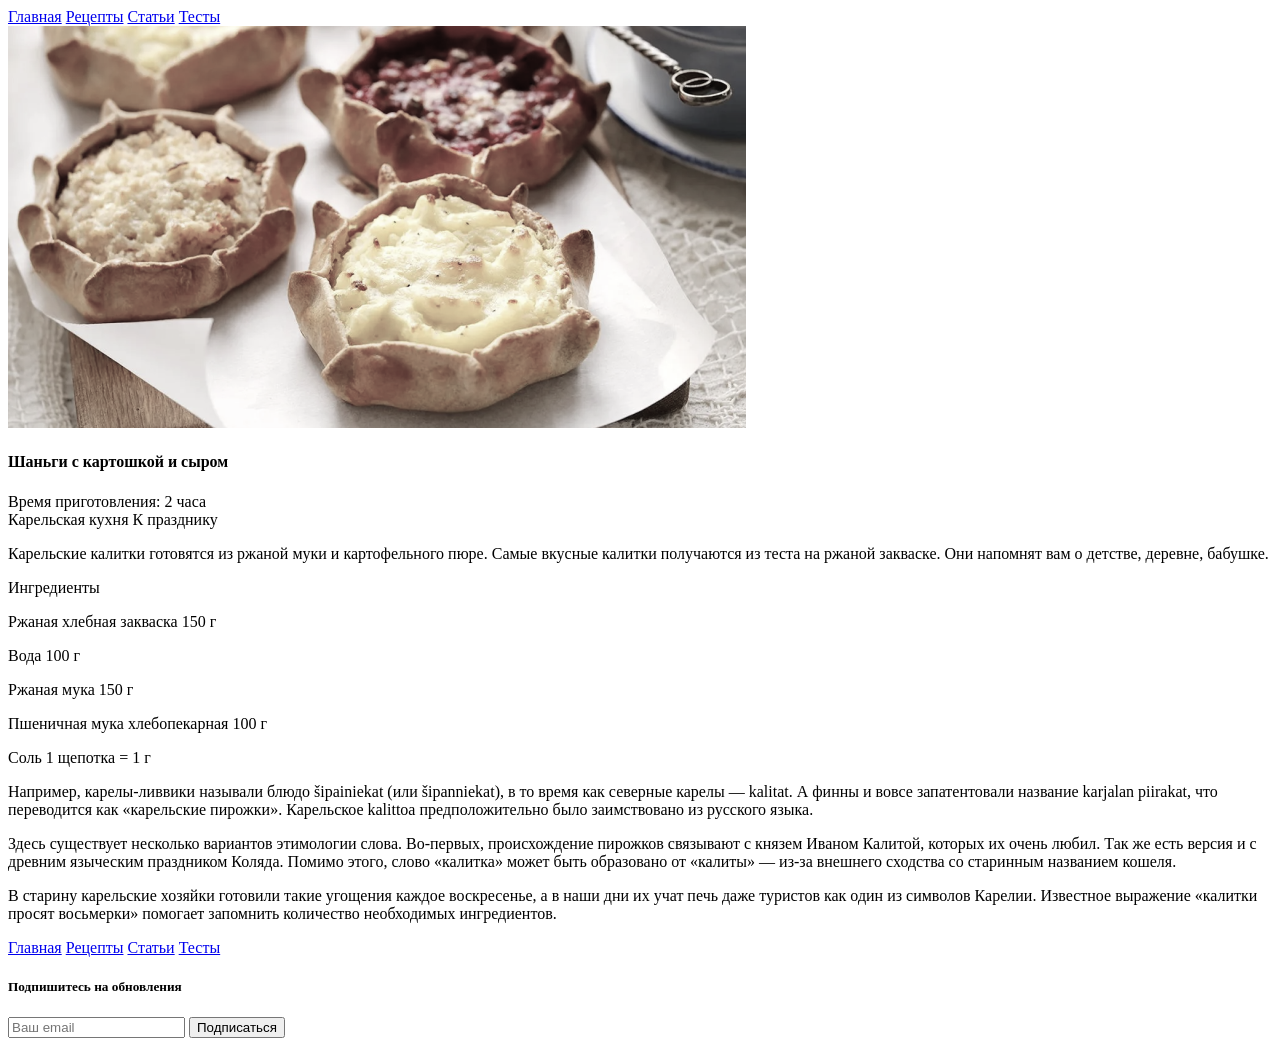
<file: src/recipes/karelskie-kalitki.html>
<!DOCTYPE html>
<html lang="ru">
  <head>
    <meta charset="UTF-8" />
    <meta name="viewport" content="width=device-width, initial-scale=1.0" />
    <meta property="og:title" content="Кузовок" />
    <meta
      property="og:description"
      content="Библиотека рецептов выпечки народов России"
    />
    <meta
      property="og:image"
      content="https://raw.githubusercontent.com/HSEADC/Kuzovok/refs/heads/mifikaji/src/images/meta_img.png"
    />
    <meta property="og:type" content="website" />
    <meta property="og:url" content="https://hseadc.github.io/Kuzovok/" />

    <meta property="twitter:card" content="summary_large_image" />
    <meta property="twitter:url" content="https://hseadc.github.io/Kuzovok/" />
    <meta property="twitter:title" content="Кузовок" />
    <meta
      property="twitter:description"
      content="Библиотека рецептов выпечки народов России"
    />
    <meta
      property="twitter:image"
      content="https://raw.githubusercontent.com/HSEADC/Kuzovok/refs/heads/mifikaji/src/images/meta_img.png"
    />

    <title>Шаньги с картошкой и сыром</title>
    <link rel="icon" type="image/x-icon" href="https://hseadc.github.io/Kuzovok/4a6ae3d791d121ffd758.ico" />
  </head>

  <body>
    <header>
      <div class="logo"></div>
      <div class="header_menu">
        <a class="menu_text" href="/index.html">Главная</a>
        <a class="menu_text" href="/recipes.html">Рецепты</a>
        <a class="menu_text" href="/articles.html">Статьи</a>
        <a class="menu_text" href="/quizzes.html">Тесты</a>
      </div>
    </header>
    <section class="recipes_contaner">
        <img class="recipes_contaner_cover" src="../images/recipe_img.webp" alt="">
      <h4>Шаньги с картошкой и сыром</h4>
      <span class="сooking-time">Время приготовления: 2 часа</span>
      <div class="keywords">
            <span class="keyword">Карельская кухня</span>
            <span class="keyword">К празднику</span>
          </div>
      <p>Карельские калитки готовятся из ржаной муки и картофельного пюре. Самые вкусные калитки получаются из теста на ржаной закваске. Они напомнят вам о детстве, деревне, бабушке.</p>
    <div class="ingredients_container">
        <p class="ingredients_container_title">Ингредиенты</p>
        <p>Ржаная хлебная закваска 150 г</p>
        <p>Вода 100 г</p>
        <p>Ржаная мука 150 г</p>
        <p>Пшеничная мука хлебопекарная 100 г</p>
        <p>Соль 1 щепотка = 1 г</p>
    </div>
      <p>Например, карелы-ливвики называли блюдо šipainiekat (или šipanniekat), в то время как северные карелы — kalitat. А финны и вовсе запатентовали название karjalan piirakat, что переводится как «карельские пирожки». Карельское kalittoa предположительно было заимствовано из русского языка.</p>  
    <p>Здесь существует несколько вариантов этимологии слова. Во-первых, происхождение пирожков связывают с князем Иваном Калитой, которых их очень любил. Так же есть версия и с древним языческим праздником Коляда. Помимо этого, слово «калитка» может быть образовано от «калиты» — из-за внешнего сходства со старинным названием кошеля.</p>
      <p>В старину карельские хозяйки готовили такие угощения каждое воскресенье, а в наши дни их учат печь даже туристов как один из символов Карелии. Известное выражение «калитки просят восьмерки» помогает запомнить количество необходимых ингредиентов.</p>
  </div>
    </section>

    <footer>
      <div class="logo"></div>
      <div class="footer_menu">
        <a class="menu_text" href="/index.html">Главная</a>
        <a class="menu_text" href="/recipes.html">Рецепты</a>
        <a class="menu_text" href="/articles.html">Статьи</a>
        <a class="menu_text" href="/quizzes.html">Тесты</a>
      </div>
      <div class="email_form">
        <h5>Подпишитесь на обновления</h5>
        <input type="email" placeholder="Ваш email" class="email_input" />
        <button class="email_submit">Подписаться</button>
      </div>
    </footer>
  </body>
</html>
</file>
<file: docs/index.456ad24e8e729c92b912.css>
@import url(https://fonts.googleapis.com/css2?family=Oranienbaum&display=swap);a,abbr,acronym,address,applet,article,aside,audio,b,big,blockquote,body,canvas,caption,center,cite,code,dd,del,details,dfn,div,dl,dt,em,embed,fieldset,figcaption,figure,footer,form,h1,h2,h3,h4,h5,h6,header,hgroup,html,i,iframe,img,ins,kbd,label,legend,li,mark,menu,nav,object,ol,output,p,pre,q,ruby,s,samp,section,small,span,strike,strong,sub,summary,sup,table,tbody,td,tfoot,th,thead,time,tr,tt,u,ul,var,video{border:0;font-size:100%;font:inherit;margin:0;padding:0;vertical-align:baseline}article,aside,details,figcaption,figure,footer,header,hgroup,menu,nav,section{display:block}body{line-height:1}ol,ul{list-style:none}blockquote,q{quotes:none}blockquote:after,blockquote:before,q:after,q:before{content:"";content:none}table{border-collapse:collapse;border-spacing:0}@font-face{font-family:Journal Sans;src:url(fonts/b1e63e844692af5f0500.ttf)}@font-face{font-family:Journal Sans Bold;src:url(fonts/2daae02d953d06564d02.ttf)}@font-face{font-family:Journal Sans Italic;src:url(fonts/1cf01875ebdb2c4bb618.ttf)}body{max-width:100%;overflow-x:hidden;width:100%}h1{margin-bottom:2vh}.first{background-image:url(3d64691c2859e0c3c23e.webp);display:flex;height:100vh;justify-content:center;width:100vw}.first_logo{background-image:url(images/c44f25feaa74f13f5949.svg);height:28vh;margin-top:30vh;width:40vw}.first_logo,.pattern1,.pattern2{background-repeat:no-repeat;background-size:contain}.pattern1,.pattern2{height:10vh;width:100vw}.pattern1{background-image:url(d54cfc3bbd65c3e9086e.webp)}.pattern2{background-image:url(02ba16690803ff37d430.webp)}.block{display:flex;flex-direction:row;flex-wrap:wrap;justify-content:center;margin-bottom:2vw;margin-top:1vw;h1{height:10%;margin-bottom:2vw;margin-top:1vw;width:80%}}.block_text{width:40%;.main_text{margin-bottom:1.5vh}}.block_images{width:40%}.caption{color:#d71823;font-family:JournalSans;font-size:10pt;margin-bottom:.5vh}.leaf{background-image:url(32fb28d6cbf89c20a2af.webp);margin-left:9vw}.bird,.leaf{background-repeat:no-repeat;background-size:contain;height:20vh}.bird{background-image:url(d1d7608be7d316090d34.webp);margin-bottom:-1vw;margin-left:29vw;margin-top:-7vw}.bread{background-image:url(e67100d2dee828824066.webp);background-repeat:no-repeat;background-size:contain;height:13vh;margin-left:15vw}.logo{height:27vh}.logo:hover{background-image:url(images/5e7a86ddd4996ef1ffa2.svg)}.red_block{background-color:#d71823;display:flex;flex-direction:column;margin-top:10vh;padding:8vh 0 8vh 10vw;h1{color:#fff9f3}.block_images{display:flex;flex-direction:row;width:100%}.caption{color:#fff9f3;margin-bottom:1.5vh}.image_row{display:flex;flex-direction:row;margin-bottom:2vh;width:100%}}.colors{background-image:url(9d6d2058e8af3bd0bb51.webp);height:15vh;width:55vw}.colors,.horse{background-repeat:no-repeat;background-size:contain}.horse{background-image:url(530ff2b5cc8c893ba79e.webp);height:30vh;margin-left:5vw;margin-top:3vh;width:30vw}.typo{margin-top:2vw;h1{height:10%;margin-bottom:2vw;margin-top:1vw;width:80%}}.font_name_o{font-size:50px;margin-top:-1vh;text-transform:uppercase}.font_name_o,.text_example_o{font-family:Oranienbaum,serif}.text_example_o{font-size:20px;margin-bottom:1.5vh}.font_name_j{font-family:Journal Sans;font-size:50px;margin-top:-1vh}.text_example_j{font-family:Journal Sans;font-size:16px}.grid{background-image:url(a0341f9f3d92a789d17d.webp);height:80vh;width:100%}.birds,.grid{background-repeat:no-repeat;background-size:contain}.birds{background-image:url(720469c18b866b8d3e27.webp);height:20vh;margin-top:5vh}.pattern{background-image:url(7eff960867b634cd3bdc.webp);height:6vh;margin-bottom:5vh;margin-top:5vh}.pattern,.pie,.sun{background-size:contain;width:50vw}.pie,.sun{background-repeat:no-repeat;height:25vh;margin-top:2vh}.sun{background-image:url(ef6069496f504c29a5e9.webp)}.pie{background-image:url(62f0a7434346e63dbd46.webp)}.last{margin-top:-5vh;position:relative;z-index:1}.bag,.shop{background-repeat:no-repeat;background-size:contain;height:28vw;width:50vw}.bag{background-image:url(673280e8ef28938c3c5e.webp)}.shop{background-image:url(b1a991d876aab6e663ee.webp)}.block_packages{display:flex;flex-direction:row;.image_row{display:flex;flex-direction:row;margin-bottom:2vh;width:100%}}.package1,.package2{background-repeat:no-repeat;background-size:contain;height:28vw;margin-top:2vh;width:50vw}.package1{background-image:url(fb1db424d9b4a3189f2b.webp)}.package2{background-image:url(80effee24722db2283a4.webp)}.category_description{width:40%}.article_cards{.card{position:relative;a{height:100%;position:absolute;width:100%}}}.articles_contaner{margin:24px auto 60px;width:45%;.reading-time{color:gray;display:block;font-family:Inter-Regular;margin-top:24px}p{font-size:20px}.keywords+p,p+p{margin-top:16px}}.test_cards{.card{position:relative;a{height:100%;position:absolute;width:100%}}}.test_contaner{margin:40px auto 60px;width:45%;.test_contaner_cover{background-color:#ebebeb;border-radius:20px;height:250px;object-fit:cover;width:100%}.test_contaner_description{margin-top:24px}.test_contaner_btn{background-color:#d71823;border-radius:100px;color:#fff;display:block;font-family:Inter-Medium;margin-top:24px;padding:16px;text-align:center;text-decoration:none}}body{background-color:#fff9f3}h1{font-size:60px}h1,h2{color:#1d1b1b;font-family:Oranienbaum,serif;line-height:normal;text-transform:uppercase}h2{font-size:40px}h3{font-family:Oranienbaum,serif;font-size:24px;text-transform:uppercase}h3,p{color:#1d1b1b;line-height:normal}p{font-family:Journal Sans;font-size:16px}header{align-items:center;background-color:#fff9f3;border-bottom:1px solid #fbe8e9;box-sizing:border-box;display:flex;flex-direction:row;justify-content:space-between;padding:20px 50px;position:fixed;top:0;width:100%;z-index:100}.logo{background-image:url(images/c44f25feaa74f13f5949.svg);background-repeat:no-repeat;background-size:contain;height:25px;width:60px}.header_menu{align-items:center;display:flex;gap:40px}.menu_text{color:#130f1e;font-family:Oranienbaum,serif;font-size:18px;text-decoration:none;text-transform:uppercase;&:hover{color:#d71823}}.header_menu{input{background-color:#fff9f3;border:1px solid #d71823;border-radius:100px;color:#d71823;font-family:Oranienbaum,serif;font-size:18px;padding:0 16px;position:relative;width:95px;&:active{border:1px solid #d71823}&:before{background-image:url(images/6595cf6e2e60c9184063.svg);background-repeat:no-repeat;background-size:contain;content:"";height:24px;left:10px;position:absolute;top:10px;width:24px}}}.social_icons{display:flex;gap:8px}.tg,.vk{height:25px;width:25px;fill:#02a228;&:hover{fill:#d71823}}.first_screen{align-items:center;display:flex;flex-direction:column;height:90vh;justify-content:center;margin-top:65px;overflow:hidden;position:relative}.first_screen_logo{margin-bottom:8px;width:500px}.first_screen_subtitle{color:#d71823;font-size:24px}.first_screen_tracery{background-image:url(images/0ba8eeaf6a82b5d3fc6b.svg);background-repeat:no-repeat;background-size:contain;height:250px;position:absolute;width:534px}.first_screen_tracery:first-of-type{bottom:20px;left:-20px}.first_screen_tracery:nth-of-type(2){right:-20px;top:20px;transform:rotate(180deg)}.second_screen{display:flex;justify-content:center;overflow:hidden;padding:150px 50px;position:relative;h1{text-align:center}}.second_screen_tracery{background-image:url(images/4216958e8252e0890588.svg);background-repeat:repeat;background-size:contain;height:40px;position:absolute;width:100%;&:first-of-type{top:0}&:nth-of-type(2){bottom:0;transform:rotate(180deg)}}.second_screen_horse{background-image:url(images/e36eef60f024110d6129.svg);background-repeat:no-repeat;background-size:contain;bottom:40px;height:322px;position:absolute;right:-40px;width:364px}.articles,.recipes,.tests{align-items:center;display:flex;flex-direction:column;justify-content:space-evenly;padding:0 50px}.tests{margin-bottom:64px}.articles+footer,.recipes+footer,.tests+footer,header+.articles,header+.recipes,header+.tests{margin-top:64px}.category{align-items:center;display:flex;justify-content:space-between;margin:64px 50px 0;width:100%}.recipe_cards{display:flex;flex-wrap:wrap;gap:20px;margin:50px 50px 0;width:100%;.card{border:1px solid #fbe8e9;box-sizing:border-box;display:block;padding:20px;text-decoration:none;width:calc(50% - 10px)}.recipe_card_bottom,.recipe_card_top{display:flex;justify-content:space-between}.card_recipe_image{height:220px;object-fit:cover;width:284px}.card_name{margin-bottom:8px;width:223px}.card_description{width:284px}.keywords{display:flex;flex-direction:column;justify-content:flex-end}}.view_all{border:1px solid #d71823;box-sizing:border-box;color:#d71823;font-family:Journal Sans;font-size:20px;padding:16px 40px;text-decoration:none;&:hover{background-color:#d71823;color:#fff}}.keyword{box-sizing:border-box;color:#130f1e;display:block;font-family:Journal Sans;font-size:16px;width:max-content}.timer{color:#130f1e;font-family:Journal Sans;font-size:16px;font-style:normal;font-weight:400;line-height:normal;margin-left:16px;position:relative;&:after{background-image:url(images/ed565500fb399054e13c.svg);background-repeat:no-repeat;background-size:contain;content:"";height:10px;left:-16px;position:absolute;top:25%;width:10px}}.article_cards{display:flex;gap:20px;margin-top:50px;.card{border:1px solid #fbe8e9;box-sizing:border-box;padding:20px;text-decoration:none;width:33.33333%}.card_article_heading{width:389px;.keywords{margin-top:8px}}.card_description{margin-top:24px}}.test_cards{display:flex;flex-direction:column;gap:20px;margin:56px 50px 0;width:100%;.card{border:1px solid #fbe8e9;box-sizing:border-box;display:flex;gap:20px;padding:20px;text-decoration:none;width:100%;&:nth-of-type(2){flex-direction:row-reverse}.test_text{box-sizing:border-box;display:flex;flex-direction:column;justify-content:space-between;width:65%}.card_test_image{background-repeat:no-repeat;height:200px;object-fit:cover;width:50%}}}footer{background-color:#d71823;box-sizing:border-box;display:flex;flex-direction:column;padding:50px;position:relative;.footer_top{border-bottom:1px solid hsla(0,0%,100%,.3);display:flex;justify-content:space-between;padding-bottom:40px;width:100%}.logo{filter:invert(1) brightness(10)}.footer_menu{display:flex;flex-wrap:wrap;gap:20px;.footer_menu_item{color:#fff;font-family:Journal Sans;text-decoration:none;&:hover{text-decoration:underline 1px}}}.footer_social_contaner{p{color:#fff;font-family:Journal Sans;margin-bottom:20px}}.footer_social_icons{display:flex;gap:32px;.tg,.vk{height:25px;width:25px;fill:#fff;text-decoration:none;&:hover{opacity:80%}}}.footer_bottom{align-items:flex-end;display:flex;justify-content:space-between;margin-top:40px;p{color:#fff}.footer_authors{align-items:flex-start;display:flex;flex-direction:column;gap:20px;.authors_block{display:flex;gap:24px;.label{color:#fff;font-size:16px}.names{color:#fff;display:flex;flex-wrap:wrap;font-size:14px;gap:15px}.names span{white-space:nowrap}&:nth-of-type(2){gap:70px}}}}}.email_form{p{color:#fff;margin-bottom:20px}}.email_input{background-color:#d71823;border:1px solid #fff;box-sizing:border-box;color:#fff;font-family:Journal Sans;font-size:16px;margin-right:16px;padding:16px 20px;&::placeholder{color:#fff}}.email_submit{background-color:#fff;border:none;box-sizing:border-box;color:#d71823;cursor:pointer;font-family:Journal Sans;font-size:16px;padding:16px 20px;&:hover{opacity:80%}}
</file>
